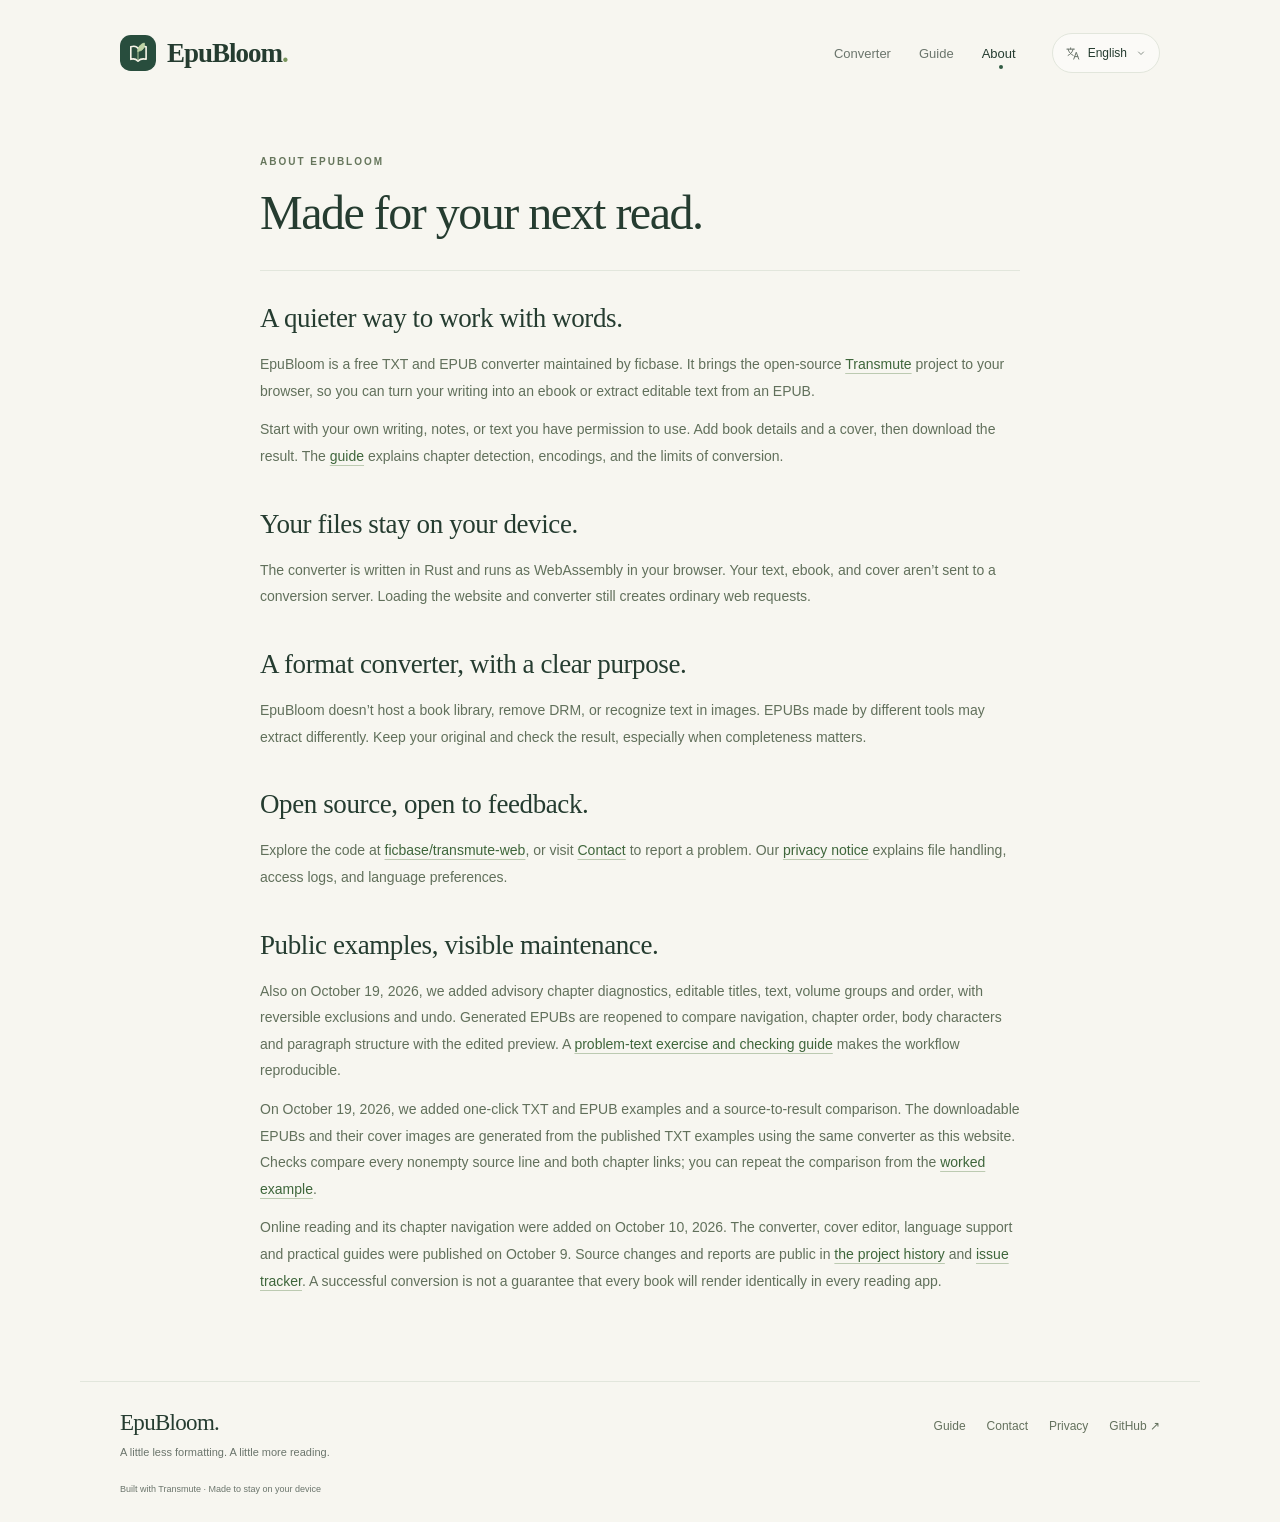
<file: about.html>
<!DOCTYPE html>
<html lang="en">
<head>
<meta charset="UTF-8"><meta name="viewport" content="width=device-width, initial-scale=1.0">
<title data-i18n="about.title">About EpuBloom — Free Browser-Based Ebook Converter</title>
<meta name="description" data-i18n-content="about.description" content="Learn about EpuBloom, the free browser-based TXT and EPUB converter maintained by ficbase.">
<!-- site-metadata -->
<link rel="icon" type="image/svg+xml" href="favicon.svg"><link rel="stylesheet" href="site.css">
<script type="module" src="i18n.js"></script>
</head><body class="document-page">
<a class="skip-link" href="#main" data-i18n="skip">Skip to content</a>
<header class="site-header shell">
  <a class="brand" href="index.html" aria-label="EpuBloom home" data-i18n-label="brand.home"><img src="favicon.svg" width="36" height="36" alt=""><span>EpuBloom<span class="brand-dot">.</span></span></a>
  <nav class="main-nav" aria-label="Main navigation" data-i18n-label="nav.label"><a href="index.html"><span data-i18n="nav.converter" >Converter</span></a><a href="guide.html"><span data-i18n="nav.guide" >Guide</span></a><a href="about.html" aria-current="page"><span data-i18n="nav.about" >About</span></a></nav>
  <div class="language-control">
    <button class="language-trigger" id="languageSelect" type="button" aria-label="Website language" data-i18n-label="language.label" aria-haspopup="menu" aria-expanded="false" aria-controls="languageMenu" disabled>
      <svg viewBox="0 0 24 24" aria-hidden="true"><path d="M3 5h12M9 3v2M5 5c1 5 4 8 8 10M13 5c-1 5-4 8-8 10M14 21l4-11 4 11M15.5 17h5"/></svg>
      <span data-language-current>English</span><svg class="language-chevron" viewBox="0 0 24 24" aria-hidden="true"><path d="m7 10 5 5 5-5"/></svg>
    </button>
    <div class="language-menu" id="languageMenu" role="menu" aria-label="Website language" data-i18n-label="language.label" hidden>
      <button class="language-option" type="button" role="menuitemradio" aria-checked="true" data-language-option="en" lang="en" tabindex="-1">English<svg viewBox="0 0 24 24" aria-hidden="true"><path d="m5 12 4 4 10-10"/></svg></button>
      <button class="language-option" type="button" role="menuitemradio" aria-checked="false" data-language-option="zh" lang="zh-CN" tabindex="-1">简体中文<svg viewBox="0 0 24 24" aria-hidden="true"><path d="m5 12 4 4 10-10"/></svg></button>
    </div>
  </div>
</header>
<main id="main" class="document-shell shell"><div class="document-heading"><p data-i18n="about.eyebrow" class="eyebrow">ABOUT EPUBLOOM</p><h1 data-i18n="about.heading" >Made for your next read.</h1></div><article class="document-content"><h2 data-i18n="about.purpose.title" >A quieter way to work with words.</h2><p data-i18n-html="about.purpose.body" >EpuBloom is a free TXT and EPUB converter maintained by ficbase. It brings the open-source <a href="https://github.com/ficbase/transmute">Transmute</a> project to your browser, so you can turn your writing into an ebook or extract editable text from an EPUB.</p><p data-i18n-html="about.use.body" >Start with your own writing, notes, or text you have permission to use. Add book details and a cover, then download the result. The <a href="guide.html">guide</a> explains chapter detection, encodings, and the limits of conversion.</p><h2 data-i18n="about.local.title" >Your files stay on your device.</h2><p data-i18n-html="about.local.body" >The converter is written in Rust and runs as WebAssembly in your browser. Your text, ebook, and cover aren’t sent to a conversion server. Loading the website and converter still creates ordinary web requests.</p><h2 data-i18n="about.limits.title" >A format converter, with a clear purpose.</h2><p data-i18n-html="about.limits.body" >EpuBloom doesn’t host a book library, remove DRM, or recognize text in images. EPUBs made by different tools may extract differently. Keep your original and check the result, especially when completeness matters.</p><h2 data-i18n="about.open.title" >Open source, open to feedback.</h2><p data-i18n-html="about.open.body" >Explore the code at <a href="https://github.com/ficbase/transmute-web">ficbase/transmute-web</a>, or visit <a href="contact.html">Contact</a> to report a problem. Our <a href="privacy.html">privacy notice</a> explains file handling, access logs, and language preferences.</p><h2 data-i18n="about.maintenance.title">Public examples, visible maintenance.</h2><div data-i18n-html="about.maintenance.body"><p>On October 19, 2026, we added one-click TXT and EPUB examples and a source-to-result comparison. The downloadable EPUBs and their cover images are generated from the published TXT examples using the same converter as this website. Checks compare every nonempty source line and both chapter links; you can repeat the comparison from the <a href="index.html#example">worked example</a>.</p><p>Online reading and its chapter navigation were added on October 10, 2026. The converter, cover editor, language support and practical guides were published on October 9. Source changes and reports are public in <a href="https://github.com/ficbase/transmute-web/commits/main/">the project history</a> and <a href="https://github.com/ficbase/transmute-web/issues">issue tracker</a>. A successful conversion is not a guarantee that every book will render identically in every reading app.</p></div></article></main>
<footer class="site-footer shell"><div><a class="footer-brand" href="index.html">EpuBloom.</a><p data-i18n="footer.tagline" >A little less formatting. A little more reading.</p></div><nav aria-label="Footer navigation" data-i18n-label="nav.footer"><a href="guide.html"><span data-i18n="nav.guide" >Guide</span></a><a href="contact.html"><span data-i18n="nav.contact" >Contact</span></a><a href="privacy.html"><span data-i18n="nav.privacy" >Privacy</span></a><a href="https://github.com/ficbase/transmute-web">GitHub ↗</a></nav><p class="footer-credit"><span data-i18n="footer.powered" >Built with</span> <a href="https://github.com/ficbase/transmute">Transmute</a> · <span data-i18n="footer.local" >Made to stay on your device</span></p></footer>
</body></html>
</file>
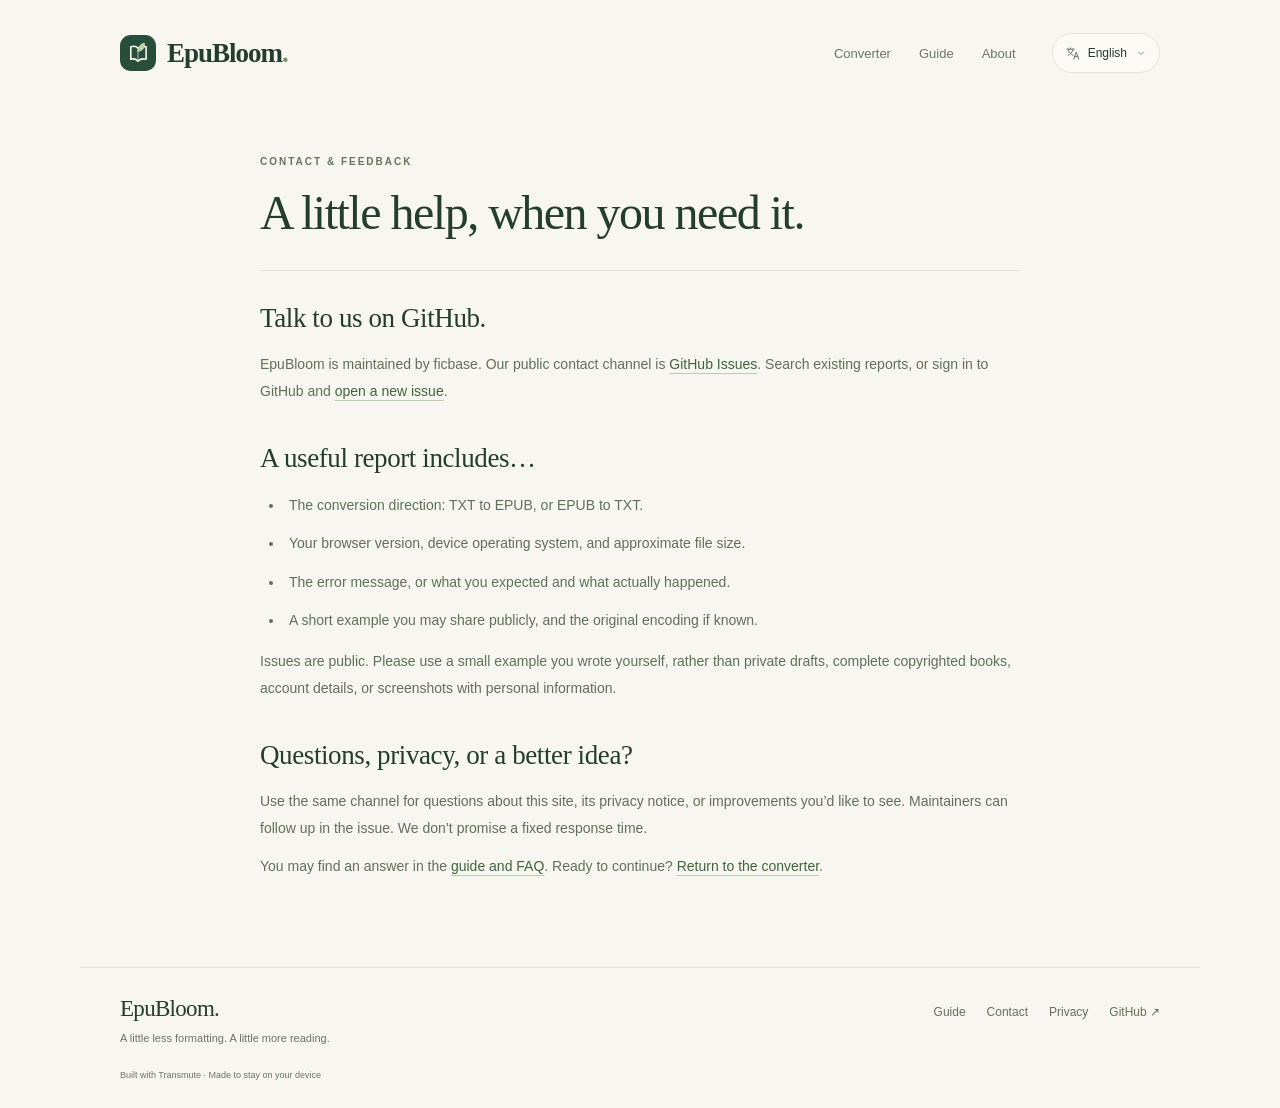
<file: contact.html>
<!DOCTYPE html>
<html lang="en">
<head>
<meta charset="UTF-8"><meta name="viewport" content="width=device-width, initial-scale=1.0">
<title data-i18n="contact.title">Contact & Support | EpuBloom</title>
<meta name="description" data-i18n-content="contact.description" content="Report conversion problems, ask a question, or share an idea with EpuBloom through GitHub Issues.">
<!-- site-metadata -->
<link rel="icon" type="image/svg+xml" href="favicon.svg"><link rel="stylesheet" href="site.css">
<script type="module" src="i18n.js"></script>
</head><body class="document-page">
<a class="skip-link" href="#main" data-i18n="skip">Skip to content</a>
<header class="site-header shell">
  <a class="brand" href="index.html" aria-label="EpuBloom home" data-i18n-label="brand.home"><img src="favicon.svg" width="36" height="36" alt=""><span>EpuBloom<span class="brand-dot">.</span></span></a>
  <nav class="main-nav" aria-label="Main navigation" data-i18n-label="nav.label"><a href="index.html"><span data-i18n="nav.converter" >Converter</span></a><a href="guide.html"><span data-i18n="nav.guide" >Guide</span></a><a href="about.html"><span data-i18n="nav.about" >About</span></a></nav>
  <div class="language-control">
    <button class="language-trigger" id="languageSelect" type="button" aria-label="Website language" data-i18n-label="language.label" aria-haspopup="menu" aria-expanded="false" aria-controls="languageMenu" disabled>
      <svg viewBox="0 0 24 24" aria-hidden="true"><path d="M3 5h12M9 3v2M5 5c1 5 4 8 8 10M13 5c-1 5-4 8-8 10M14 21l4-11 4 11M15.5 17h5"/></svg>
      <span data-language-current>English</span><svg class="language-chevron" viewBox="0 0 24 24" aria-hidden="true"><path d="m7 10 5 5 5-5"/></svg>
    </button>
    <div class="language-menu" id="languageMenu" role="menu" aria-label="Website language" data-i18n-label="language.label" hidden>
      <button class="language-option" type="button" role="menuitemradio" aria-checked="true" data-language-option="en" lang="en" tabindex="-1">English<svg viewBox="0 0 24 24" aria-hidden="true"><path d="m5 12 4 4 10-10"/></svg></button>
      <button class="language-option" type="button" role="menuitemradio" aria-checked="false" data-language-option="zh" lang="zh-CN" tabindex="-1">简体中文<svg viewBox="0 0 24 24" aria-hidden="true"><path d="m5 12 4 4 10-10"/></svg></button>
    </div>
  </div>
</header>
<main id="main" class="document-shell shell"><div class="document-heading"><p data-i18n="contact.eyebrow" class="eyebrow">CONTACT &amp; FEEDBACK</p><h1 data-i18n="contact.heading" >A little help, when you need it.</h1></div><article class="document-content"><h2 data-i18n="contact.channel.title" >Talk to us on GitHub.</h2><p data-i18n-html="contact.channel.body" >EpuBloom is maintained by ficbase. Our public contact channel is <a href="https://github.com/ficbase/transmute-web/issues">GitHub Issues</a>. Search existing reports, or sign in to GitHub and <a href="https://github.com/ficbase/transmute-web/issues/new">open a new issue</a>.</p><h2 data-i18n="contact.include.title" >A useful report includes…</h2><ul data-i18n-html="contact.include.list" ><li>The conversion direction: TXT to EPUB, or EPUB to TXT.</li><li>Your browser version, device operating system, and approximate file size.</li><li>The error message, or what you expected and what actually happened.</li><li>A short example you may share publicly, and the original encoding if known.</li></ul><p data-i18n-html="contact.public.body" >Issues are public. Please use a small example you wrote yourself, rather than private drafts, complete copyrighted books, account details, or screenshots with personal information.</p><h2 data-i18n="contact.other.title" >Questions, privacy, or a better idea?</h2><p data-i18n-html="contact.other.body" >Use the same channel for questions about this site, its privacy notice, or improvements you’d like to see. Maintainers can follow up in the issue. We don’t promise a fixed response time.</p><p data-i18n-html="contact.links" >You may find an answer in the <a href="guide.html">guide and FAQ</a>. Ready to continue? <a href="index.html">Return to the converter</a>.</p></article></main>
<footer class="site-footer shell"><div><a class="footer-brand" href="index.html">EpuBloom.</a><p data-i18n="footer.tagline" >A little less formatting. A little more reading.</p></div><nav aria-label="Footer navigation" data-i18n-label="nav.footer"><a href="guide.html"><span data-i18n="nav.guide" >Guide</span></a><a href="contact.html"><span data-i18n="nav.contact" >Contact</span></a><a href="privacy.html"><span data-i18n="nav.privacy" >Privacy</span></a><a href="https://github.com/ficbase/transmute-web">GitHub ↗</a></nav><p class="footer-credit"><span data-i18n="footer.powered" >Built with</span> <a href="https://github.com/ficbase/transmute">Transmute</a> · <span data-i18n="footer.local" >Made to stay on your device</span></p></footer>
</body></html>
</file>
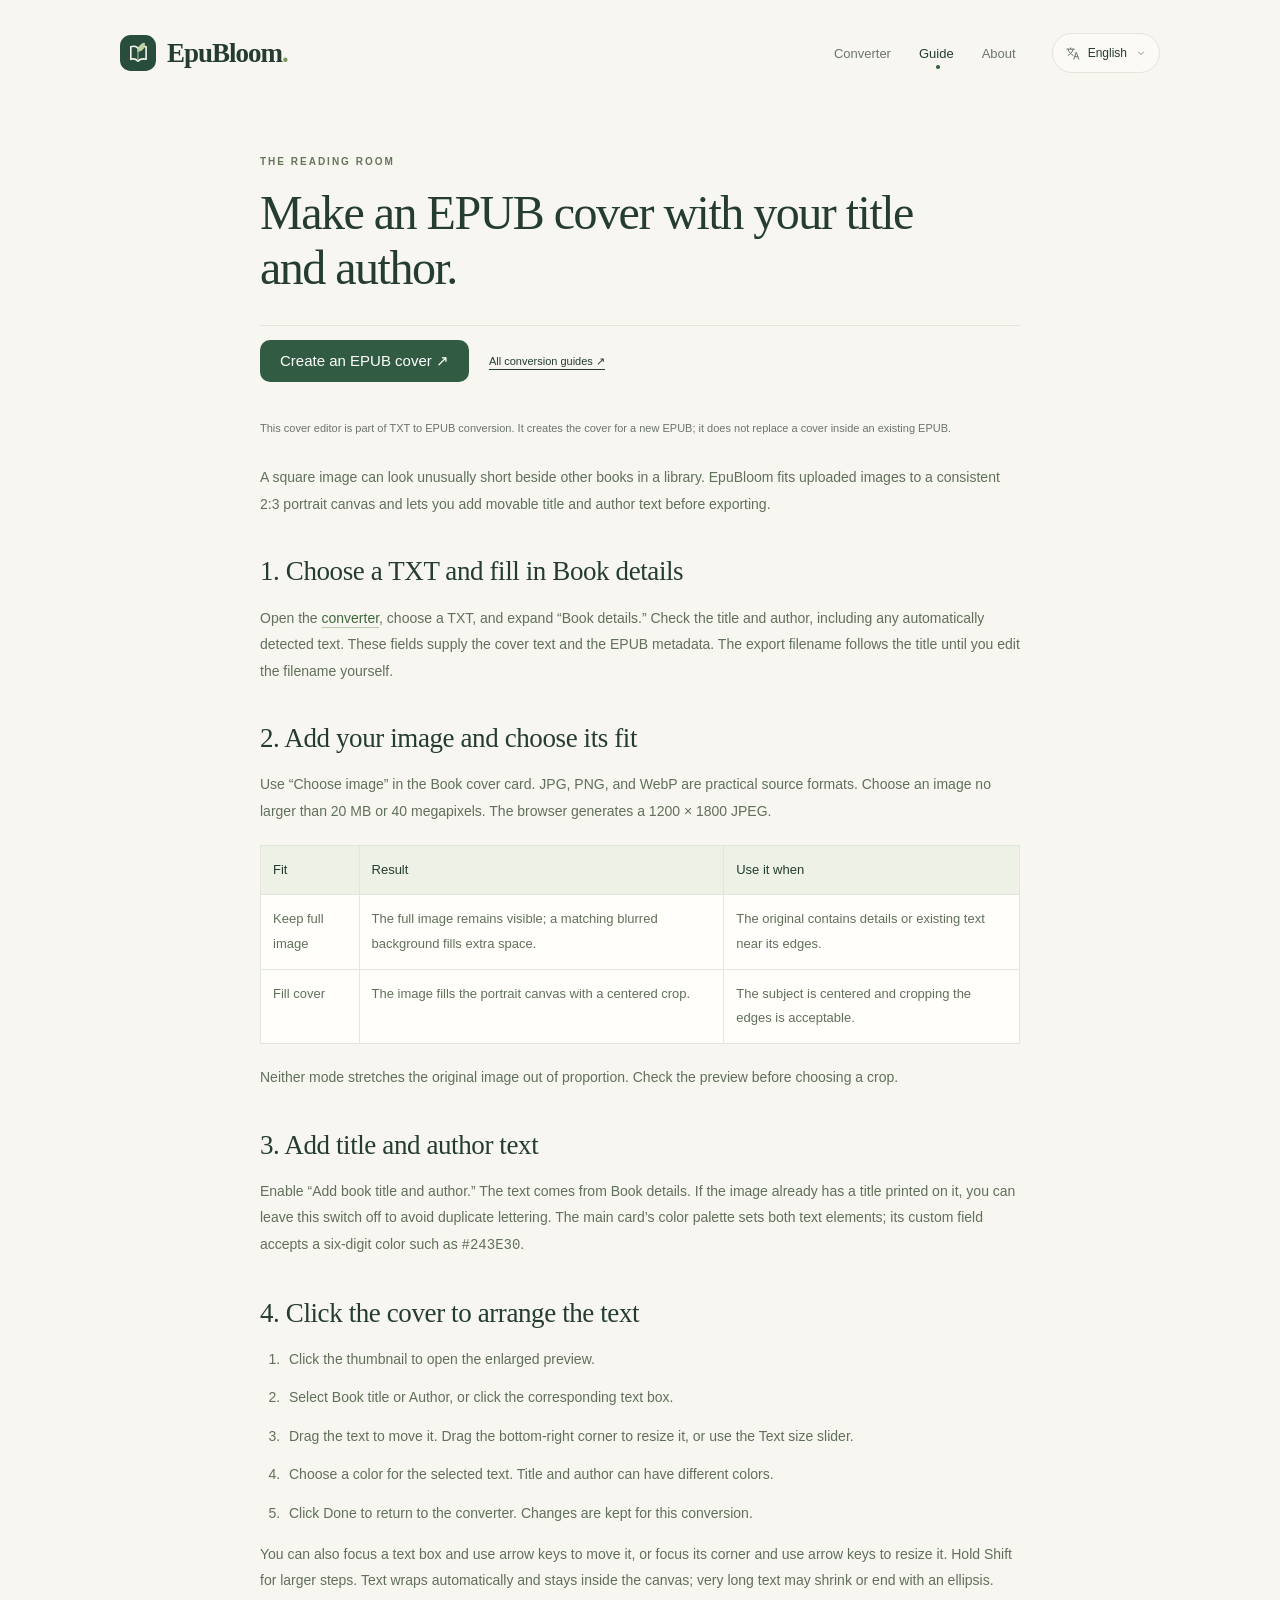
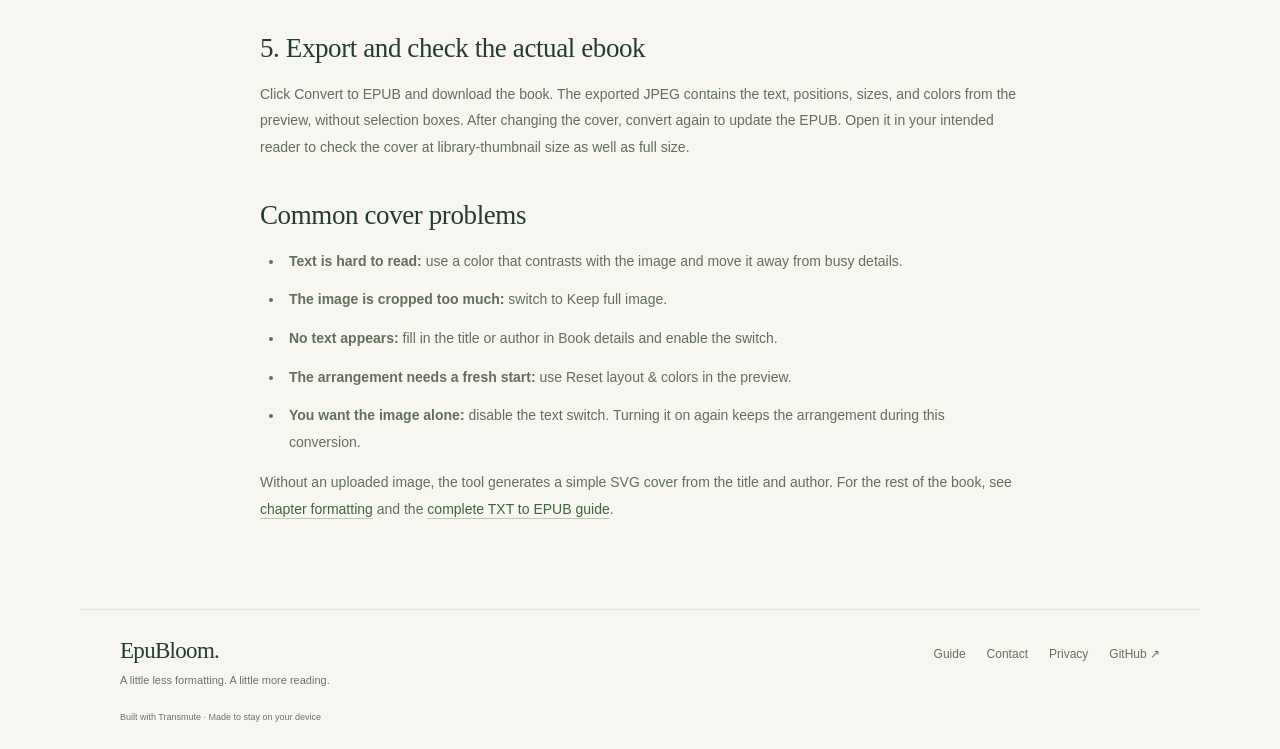
<file: epub-cover.html>
<!DOCTYPE html>
<html lang="en">
<head>
<meta charset="UTF-8"><meta name="viewport" content="width=device-width, initial-scale=1.0">
<title data-i18n="article.coverGuide.title">Make an EPUB Cover with a Title and Author | EpuBloom</title>
<meta name="description" data-i18n-content="article.coverGuide.description" content="Create a 2:3 EPUB cover while converting TXT. Preview the image, choose fit and text colors, then drag and resize the title and author before downloading.">
<!-- site-metadata -->
<link rel="icon" type="image/svg+xml" href="favicon.svg"><link rel="stylesheet" href="site.css">
<script type="module" src="i18n.js"></script>
</head><body class="document-page">
<a class="skip-link" href="#main" data-i18n="skip">Skip to content</a>
<header class="site-header shell">
  <a class="brand" href="index.html" aria-label="EpuBloom home" data-i18n-label="brand.home"><img src="favicon.svg" width="36" height="36" alt=""><span>EpuBloom<span class="brand-dot">.</span></span></a>
  <nav class="main-nav" aria-label="Main navigation" data-i18n-label="nav.label"><a href="index.html"><span data-i18n="nav.converter" >Converter</span></a><a href="guide.html" aria-current="page"><span data-i18n="nav.guide" >Guide</span></a><a href="about.html"><span data-i18n="nav.about" >About</span></a></nav>
  <div class="language-control">
    <button class="language-trigger" id="languageSelect" type="button" aria-label="Website language" data-i18n-label="language.label" aria-haspopup="menu" aria-expanded="false" aria-controls="languageMenu" disabled>
      <svg viewBox="0 0 24 24" aria-hidden="true"><path d="M3 5h12M9 3v2M5 5c1 5 4 8 8 10M13 5c-1 5-4 8-8 10M14 21l4-11 4 11M15.5 17h5"/></svg>
      <span data-language-current>English</span><svg class="language-chevron" viewBox="0 0 24 24" aria-hidden="true"><path d="m7 10 5 5 5-5"/></svg>
    </button>
    <div class="language-menu" id="languageMenu" role="menu" aria-label="Website language" data-i18n-label="language.label" hidden>
      <button class="language-option" type="button" role="menuitemradio" aria-checked="true" data-language-option="en" lang="en" tabindex="-1">English<svg viewBox="0 0 24 24" aria-hidden="true"><path d="m5 12 4 4 10-10"/></svg></button>
      <button class="language-option" type="button" role="menuitemradio" aria-checked="false" data-language-option="zh" lang="zh-CN" tabindex="-1">简体中文<svg viewBox="0 0 24 24" aria-hidden="true"><path d="m5 12 4 4 10-10"/></svg></button>
    </div>
  </div>
</header>
<main id="main" class="document-shell shell"><div class="document-heading"><p class="eyebrow" data-i18n="article.eyebrow">THE READING ROOM</p><h1 data-i18n="article.coverGuide.heading">Make an EPUB cover with your title and author.</h1></div><div class="article-actions"><a class="article-cta" href="index.html#converter" data-i18n="article.coverGuide.action">Create an EPUB cover ↗</a><a class="text-link" href="guide.html" data-i18n="article.back">All conversion guides ↗</a></div><article class="document-content" data-i18n-html="article.coverGuide.body"><p class="note">This cover editor is part of TXT to EPUB conversion. It creates the cover for a new EPUB; it does not replace a cover inside an existing EPUB.</p><p>A square image can look unusually short beside other books in a library. EpuBloom fits uploaded images to a consistent 2:3 portrait canvas and lets you add movable title and author text before exporting.</p>
<h2>1. Choose a TXT and fill in Book details</h2><p>Open the <a href="index.html#converter">converter</a>, choose a TXT, and expand “Book details.” Check the title and author, including any automatically detected text. These fields supply the cover text and the EPUB metadata. The export filename follows the title until you edit the filename yourself.</p>
<h2>2. Add your image and choose its fit</h2><p>Use “Choose image” in the Book cover card. JPG, PNG, and WebP are practical source formats. Choose an image no larger than 20 MB or 40 megapixels. The browser generates a 1200 × 1800 JPEG.</p><div class="table-scroll"><table><thead><tr><th>Fit</th><th>Result</th><th>Use it when</th></tr></thead><tbody><tr><td>Keep full image</td><td>The full image remains visible; a matching blurred background fills extra space.</td><td>The original contains details or existing text near its edges.</td></tr><tr><td>Fill cover</td><td>The image fills the portrait canvas with a centered crop.</td><td>The subject is centered and cropping the edges is acceptable.</td></tr></tbody></table></div><p>Neither mode stretches the original image out of proportion. Check the preview before choosing a crop.</p>
<h2>3. Add title and author text</h2><p>Enable “Add book title and author.” The text comes from Book details. If the image already has a title printed on it, you can leave this switch off to avoid duplicate lettering. The main card’s color palette sets both text elements; its custom field accepts a six-digit color such as <code>#243E30</code>.</p>
<h2>4. Click the cover to arrange the text</h2><ol><li>Click the thumbnail to open the enlarged preview.</li><li>Select Book title or Author, or click the corresponding text box.</li><li>Drag the text to move it. Drag the bottom-right corner to resize it, or use the Text size slider.</li><li>Choose a color for the selected text. Title and author can have different colors.</li><li>Click Done to return to the converter. Changes are kept for this conversion.</li></ol><p>You can also focus a text box and use arrow keys to move it, or focus its corner and use arrow keys to resize it. Hold Shift for larger steps. Text wraps automatically and stays inside the canvas; very long text may shrink or end with an ellipsis.</p>
<h2>5. Export and check the actual ebook</h2><p>Click Convert to EPUB and download the book. The exported JPEG contains the text, positions, sizes, and colors from the preview, without selection boxes. After changing the cover, convert again to update the EPUB. Open it in your intended reader to check the cover at library-thumbnail size as well as full size.</p>
<h2>Common cover problems</h2><ul><li><strong>Text is hard to read:</strong> use a color that contrasts with the image and move it away from busy details.</li><li><strong>The image is cropped too much:</strong> switch to Keep full image.</li><li><strong>No text appears:</strong> fill in the title or author in Book details and enable the switch.</li><li><strong>The arrangement needs a fresh start:</strong> use Reset layout &amp; colors in the preview.</li><li><strong>You want the image alone:</strong> disable the text switch. Turning it on again keeps the arrangement during this conversion.</li></ul><p>Without an uploaded image, the tool generates a simple SVG cover from the title and author. For the rest of the book, see <a href="txt-chapters.html">chapter formatting</a> and the <a href="txt-to-epub.html">complete TXT to EPUB guide</a>.</p></article></main>
<footer class="site-footer shell"><div><a class="footer-brand" href="index.html">EpuBloom.</a><p data-i18n="footer.tagline" >A little less formatting. A little more reading.</p></div><nav aria-label="Footer navigation" data-i18n-label="nav.footer"><a href="guide.html"><span data-i18n="nav.guide" >Guide</span></a><a href="contact.html"><span data-i18n="nav.contact" >Contact</span></a><a href="privacy.html"><span data-i18n="nav.privacy" >Privacy</span></a><a href="https://github.com/ficbase/transmute-web">GitHub ↗</a></nav><p class="footer-credit"><span data-i18n="footer.powered" >Built with</span> <a href="https://github.com/ficbase/transmute">Transmute</a> · <span data-i18n="footer.local" >Made to stay on your device</span></p></footer>
</body></html>
</file>
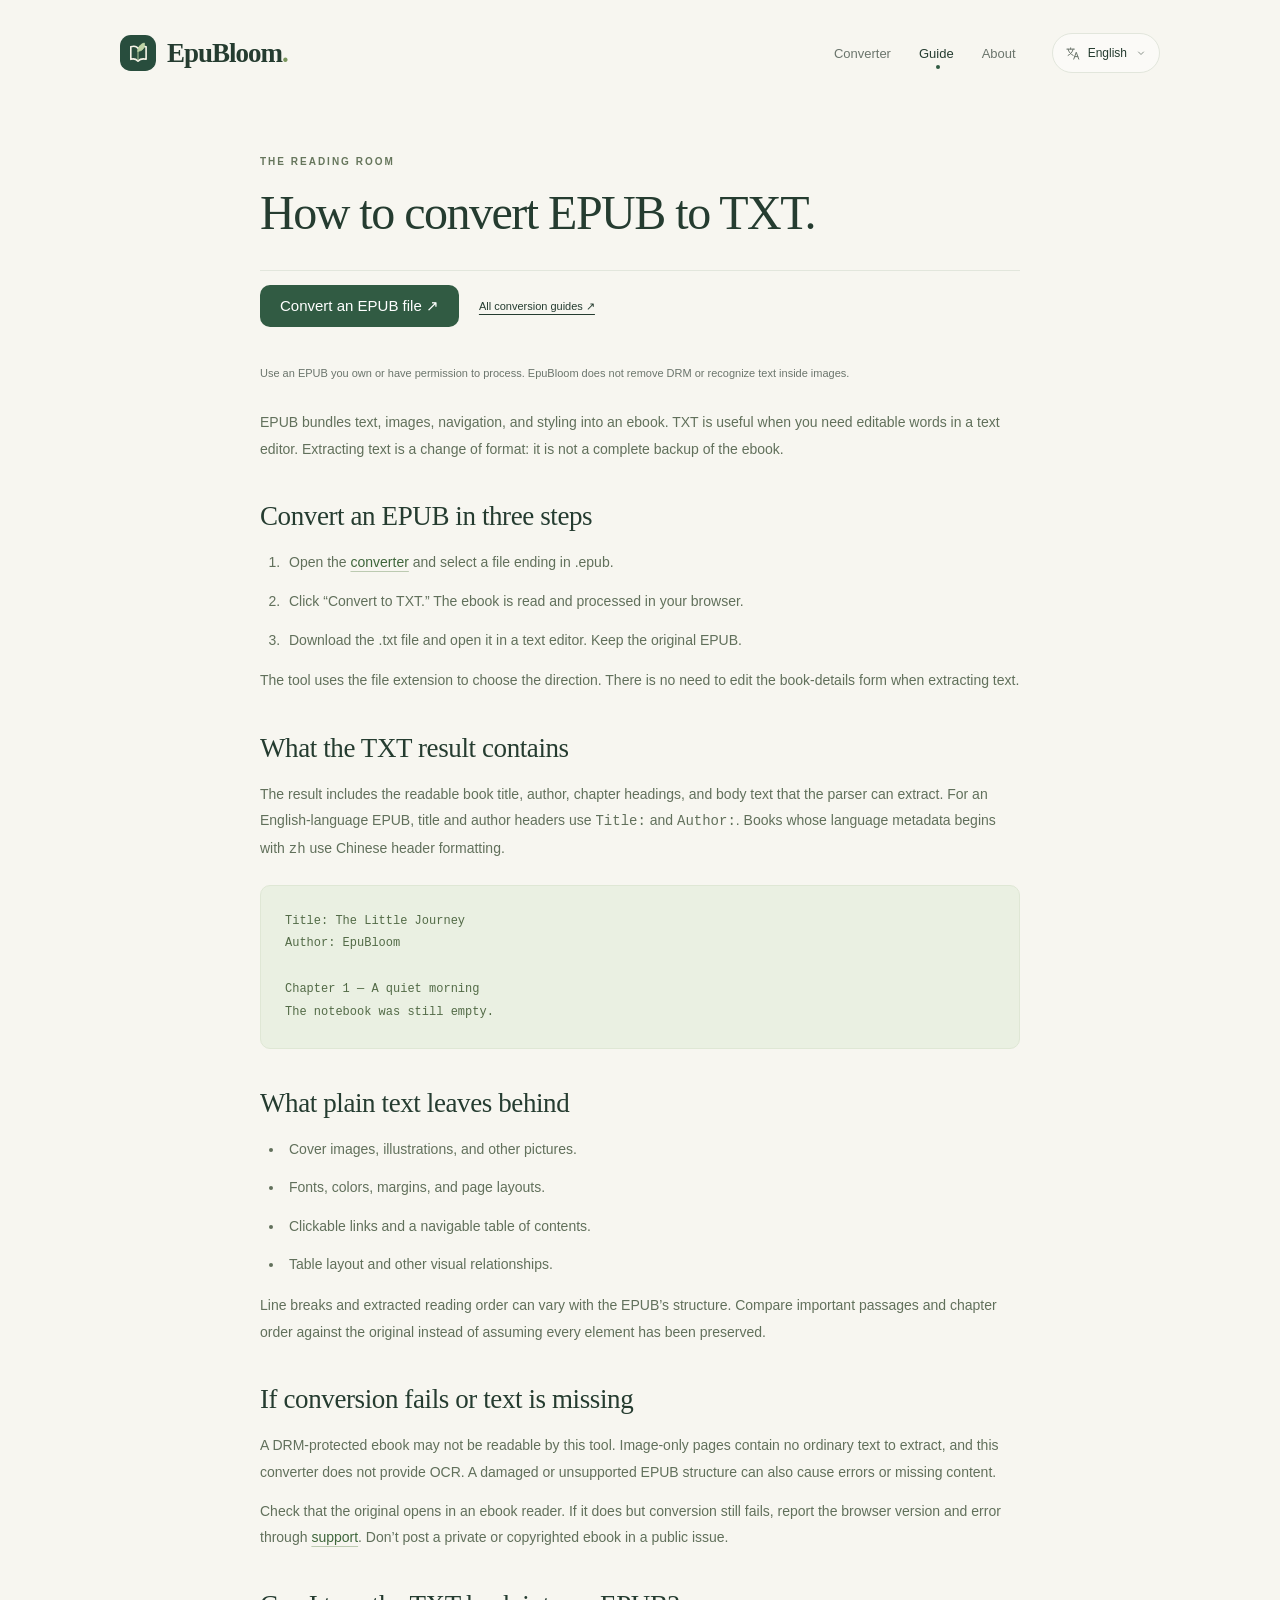
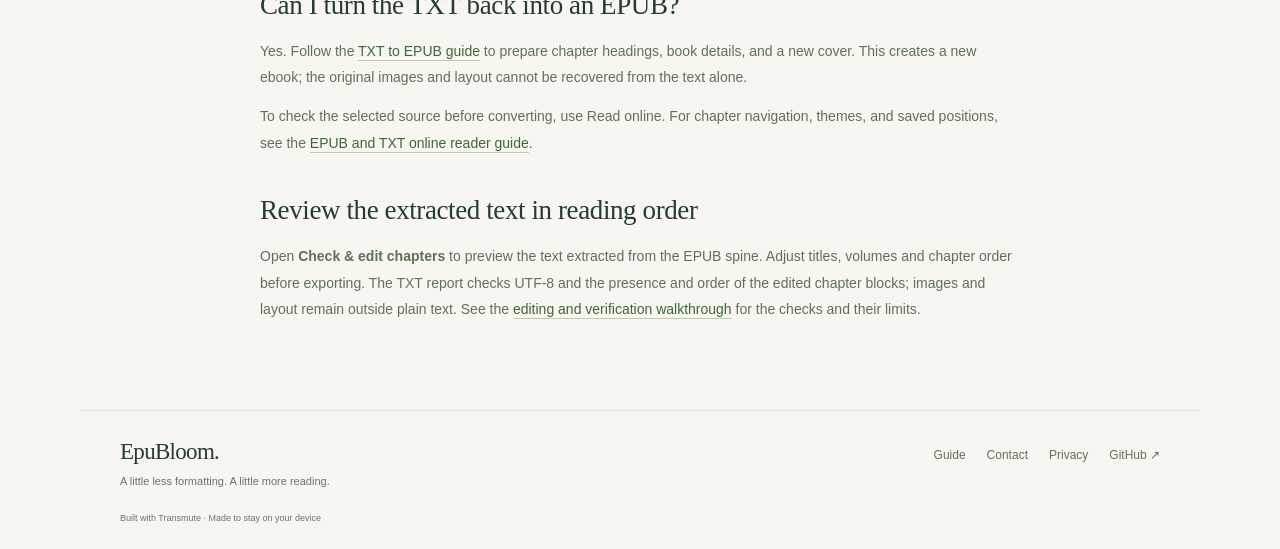
<file: epub-to-txt.html>
<!DOCTYPE html>
<html lang="en">
<head>
<meta charset="UTF-8"><meta name="viewport" content="width=device-width, initial-scale=1.0">
<title data-i18n="article.epub.title">How to Convert EPUB to TXT: Extract Editable Ebook Text | EpuBloom</title>
<meta name="description" data-i18n-content="article.epub.description" content="Extract readable text from an EPUB in your browser. Learn what TXT preserves, what formatting is lost, and how to check chapters, DRM, and image-only books.">
<!-- site-metadata -->
<link rel="icon" type="image/svg+xml" href="favicon.svg"><link rel="stylesheet" href="site.css">
<script type="module" src="i18n.js"></script>
</head><body class="document-page">
<a class="skip-link" href="#main" data-i18n="skip">Skip to content</a>
<header class="site-header shell">
  <a class="brand" href="index.html" aria-label="EpuBloom home" data-i18n-label="brand.home"><img src="favicon.svg" width="36" height="36" alt=""><span>EpuBloom<span class="brand-dot">.</span></span></a>
  <nav class="main-nav" aria-label="Main navigation" data-i18n-label="nav.label"><a href="index.html"><span data-i18n="nav.converter" >Converter</span></a><a href="guide.html" aria-current="page"><span data-i18n="nav.guide" >Guide</span></a><a href="about.html"><span data-i18n="nav.about" >About</span></a></nav>
  <div class="language-control">
    <button class="language-trigger" id="languageSelect" type="button" aria-label="Website language" data-i18n-label="language.label" aria-haspopup="menu" aria-expanded="false" aria-controls="languageMenu" disabled>
      <svg viewBox="0 0 24 24" aria-hidden="true"><path d="M3 5h12M9 3v2M5 5c1 5 4 8 8 10M13 5c-1 5-4 8-8 10M14 21l4-11 4 11M15.5 17h5"/></svg>
      <span data-language-current>English</span><svg class="language-chevron" viewBox="0 0 24 24" aria-hidden="true"><path d="m7 10 5 5 5-5"/></svg>
    </button>
    <div class="language-menu" id="languageMenu" role="menu" aria-label="Website language" data-i18n-label="language.label" hidden>
      <button class="language-option" type="button" role="menuitemradio" aria-checked="true" data-language-option="en" lang="en" tabindex="-1">English<svg viewBox="0 0 24 24" aria-hidden="true"><path d="m5 12 4 4 10-10"/></svg></button>
      <button class="language-option" type="button" role="menuitemradio" aria-checked="false" data-language-option="zh" lang="zh-CN" tabindex="-1">简体中文<svg viewBox="0 0 24 24" aria-hidden="true"><path d="m5 12 4 4 10-10"/></svg></button>
    </div>
  </div>
</header>
<main id="main" class="document-shell shell">
<div class="document-heading"><p class="eyebrow" data-i18n="article.eyebrow">THE READING ROOM</p><h1 data-i18n="article.epub.heading">How to convert EPUB to TXT.</h1></div>
<div class="article-actions"><a class="article-cta" href="index.html#converter" data-i18n="article.epub.action">Convert an EPUB file ↗</a><a class="text-link" href="guide.html" data-i18n="article.back">All conversion guides ↗</a></div>
<article class="document-content" data-i18n-html="article.epub.body"><p class="note">Use an EPUB you own or have permission to process. EpuBloom does not remove DRM or recognize text inside images.</p>
<p>EPUB bundles text, images, navigation, and styling into an ebook. TXT is useful when you need editable words in a text editor. Extracting text is a change of format: it is not a complete backup of the ebook.</p>
<h2>Convert an EPUB in three steps</h2><ol><li>Open the <a href="index.html#converter">converter</a> and select a file ending in .epub.</li><li>Click “Convert to TXT.” The ebook is read and processed in your browser.</li><li>Download the .txt file and open it in a text editor. Keep the original EPUB.</li></ol><p>The tool uses the file extension to choose the direction. There is no need to edit the book-details form when extracting text.</p>
<h2>What the TXT result contains</h2><p>The result includes the readable book title, author, chapter headings, and body text that the parser can extract. For an English-language EPUB, title and author headers use <code>Title:</code> and <code>Author:</code>. Books whose language metadata begins with <code>zh</code> use Chinese header formatting.</p>
<pre>Title: The Little Journey
Author: EpuBloom

Chapter 1 — A quiet morning
The notebook was still empty.</pre>
<h2>What plain text leaves behind</h2><ul><li>Cover images, illustrations, and other pictures.</li><li>Fonts, colors, margins, and page layouts.</li><li>Clickable links and a navigable table of contents.</li><li>Table layout and other visual relationships.</li></ul><p>Line breaks and extracted reading order can vary with the EPUB’s structure. Compare important passages and chapter order against the original instead of assuming every element has been preserved.</p>
<h2>If conversion fails or text is missing</h2><p>A DRM-protected ebook may not be readable by this tool. Image-only pages contain no ordinary text to extract, and this converter does not provide OCR. A damaged or unsupported EPUB structure can also cause errors or missing content.</p><p>Check that the original opens in an ebook reader. If it does but conversion still fails, report the browser version and error through <a href="contact.html">support</a>. Don’t post a private or copyrighted ebook in a public issue.</p>
<h2>Can I turn the TXT back into an EPUB?</h2><p>Yes. Follow the <a href="txt-to-epub.html">TXT to EPUB guide</a> to prepare chapter headings, book details, and a new cover. This creates a new ebook; the original images and layout cannot be recovered from the text alone.</p><p>To check the selected source before converting, use Read online. For chapter navigation, themes, and saved positions, see the <a href="online-reader.html">EPUB and TXT online reader guide</a>.</p><h2>Review the extracted text in reading order</h2><p>Open <strong>Check &amp; edit chapters</strong> to preview the text extracted from the EPUB spine. Adjust titles, volumes and chapter order before exporting. The TXT report checks UTF-8 and the presence and order of the edited chapter blocks; images and layout remain outside plain text. See the <a href="guide.html#chapter-workflow">editing and verification walkthrough</a> for the checks and their limits.</p></article>
</main>
<footer class="site-footer shell"><div><a class="footer-brand" href="index.html">EpuBloom.</a><p data-i18n="footer.tagline" >A little less formatting. A little more reading.</p></div><nav aria-label="Footer navigation" data-i18n-label="nav.footer"><a href="guide.html"><span data-i18n="nav.guide" >Guide</span></a><a href="contact.html"><span data-i18n="nav.contact" >Contact</span></a><a href="privacy.html"><span data-i18n="nav.privacy" >Privacy</span></a><a href="https://github.com/ficbase/transmute-web">GitHub ↗</a></nav><p class="footer-credit"><span data-i18n="footer.powered" >Built with</span> <a href="https://github.com/ficbase/transmute">Transmute</a> · <span data-i18n="footer.local" >Made to stay on your device</span></p></footer>
</body></html>
</file>
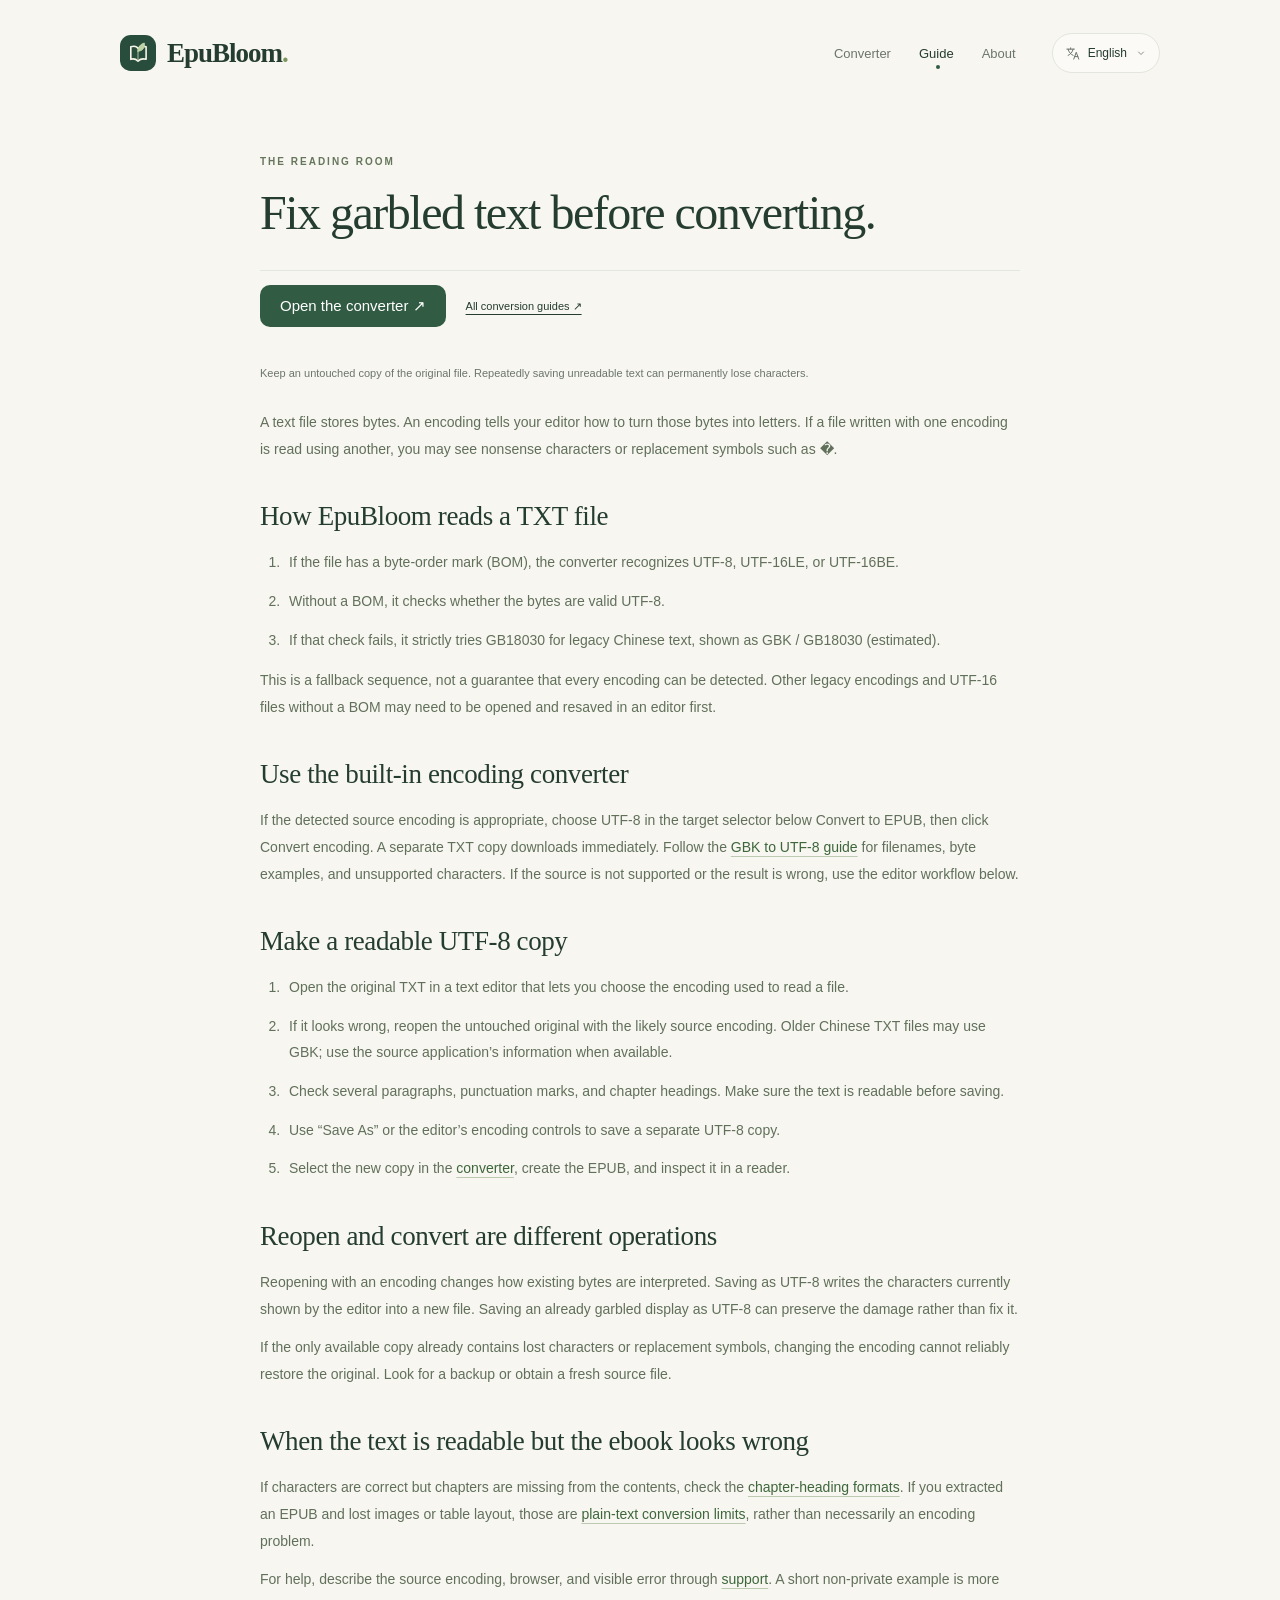
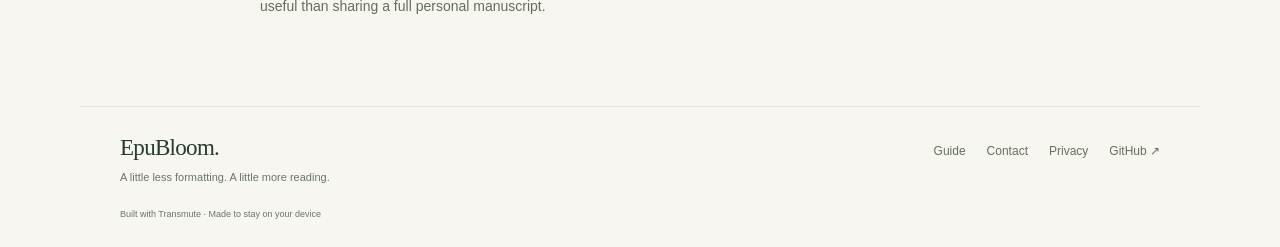
<file: fix-text-encoding.html>
<!DOCTYPE html>
<html lang="en">
<head>
<meta charset="UTF-8"><meta name="viewport" content="width=device-width, initial-scale=1.0">
<title data-i18n="article.encoding.title">Fix Garbled TXT Before EPUB Conversion: UTF-8, UTF-16 & GBK | EpuBloom</title>
<meta name="description" data-i18n-content="article.encoding.description" content="Troubleshoot unreadable TXT files before EPUB conversion. Understand UTF-8, UTF-16, and GBK detection, preserve the original, and save a readable UTF-8 copy.">
<!-- site-metadata -->
<link rel="icon" type="image/svg+xml" href="favicon.svg"><link rel="stylesheet" href="site.css">
<script type="module" src="i18n.js"></script>
</head><body class="document-page">
<a class="skip-link" href="#main" data-i18n="skip">Skip to content</a>
<header class="site-header shell">
  <a class="brand" href="index.html" aria-label="EpuBloom home" data-i18n-label="brand.home"><img src="favicon.svg" width="36" height="36" alt=""><span>EpuBloom<span class="brand-dot">.</span></span></a>
  <nav class="main-nav" aria-label="Main navigation" data-i18n-label="nav.label"><a href="index.html"><span data-i18n="nav.converter" >Converter</span></a><a href="guide.html" aria-current="page"><span data-i18n="nav.guide" >Guide</span></a><a href="about.html"><span data-i18n="nav.about" >About</span></a></nav>
  <div class="language-control">
    <button class="language-trigger" id="languageSelect" type="button" aria-label="Website language" data-i18n-label="language.label" aria-haspopup="menu" aria-expanded="false" aria-controls="languageMenu" disabled>
      <svg viewBox="0 0 24 24" aria-hidden="true"><path d="M3 5h12M9 3v2M5 5c1 5 4 8 8 10M13 5c-1 5-4 8-8 10M14 21l4-11 4 11M15.5 17h5"/></svg>
      <span data-language-current>English</span><svg class="language-chevron" viewBox="0 0 24 24" aria-hidden="true"><path d="m7 10 5 5 5-5"/></svg>
    </button>
    <div class="language-menu" id="languageMenu" role="menu" aria-label="Website language" data-i18n-label="language.label" hidden>
      <button class="language-option" type="button" role="menuitemradio" aria-checked="true" data-language-option="en" lang="en" tabindex="-1">English<svg viewBox="0 0 24 24" aria-hidden="true"><path d="m5 12 4 4 10-10"/></svg></button>
      <button class="language-option" type="button" role="menuitemradio" aria-checked="false" data-language-option="zh" lang="zh-CN" tabindex="-1">简体中文<svg viewBox="0 0 24 24" aria-hidden="true"><path d="m5 12 4 4 10-10"/></svg></button>
    </div>
  </div>
</header>
<main id="main" class="document-shell shell">
<div class="document-heading"><p class="eyebrow" data-i18n="article.eyebrow">THE READING ROOM</p><h1 data-i18n="article.encoding.heading">Fix garbled text before converting.</h1></div>
<div class="article-actions"><a class="article-cta" href="index.html#converter" data-i18n="article.encoding.action">Open the converter ↗</a><a class="text-link" href="guide.html" data-i18n="article.back">All conversion guides ↗</a></div>
<article class="document-content" data-i18n-html="article.encoding.body"><p class="note">Keep an untouched copy of the original file. Repeatedly saving unreadable text can permanently lose characters.</p>
<p>A text file stores bytes. An encoding tells your editor how to turn those bytes into letters. If a file written with one encoding is read using another, you may see nonsense characters or replacement symbols such as �.</p>
<h2>How EpuBloom reads a TXT file</h2><ol><li>If the file has a byte-order mark (BOM), the converter recognizes UTF-8, UTF-16LE, or UTF-16BE.</li><li>Without a BOM, it checks whether the bytes are valid UTF-8.</li><li>If that check fails, it strictly tries GB18030 for legacy Chinese text, shown as GBK / GB18030 (estimated).</li></ol><p>This is a fallback sequence, not a guarantee that every encoding can be detected. Other legacy encodings and UTF-16 files without a BOM may need to be opened and resaved in an editor first.</p>
<h2>Use the built-in encoding converter</h2><p>If the detected source encoding is appropriate, choose UTF-8 in the target selector below Convert to EPUB, then click Convert encoding. A separate TXT copy downloads immediately. Follow the <a href="gbk-to-utf8.html">GBK to UTF-8 guide</a> for filenames, byte examples, and unsupported characters. If the source is not supported or the result is wrong, use the editor workflow below.</p><h2>Make a readable UTF-8 copy</h2><ol><li>Open the original TXT in a text editor that lets you choose the encoding used to read a file.</li><li>If it looks wrong, reopen the untouched original with the likely source encoding. Older Chinese TXT files may use GBK; use the source application’s information when available.</li><li>Check several paragraphs, punctuation marks, and chapter headings. Make sure the text is readable before saving.</li><li>Use “Save As” or the editor’s encoding controls to save a separate UTF-8 copy.</li><li>Select the new copy in the <a href="index.html#converter">converter</a>, create the EPUB, and inspect it in a reader.</li></ol>
<h2>Reopen and convert are different operations</h2><p>Reopening with an encoding changes how existing bytes are interpreted. Saving as UTF-8 writes the characters currently shown by the editor into a new file. Saving an already garbled display as UTF-8 can preserve the damage rather than fix it.</p><p>If the only available copy already contains lost characters or replacement symbols, changing the encoding cannot reliably restore the original. Look for a backup or obtain a fresh source file.</p>
<h2>When the text is readable but the ebook looks wrong</h2><p>If characters are correct but chapters are missing from the contents, check the <a href="txt-to-epub.html">chapter-heading formats</a>. If you extracted an EPUB and lost images or table layout, those are <a href="epub-to-txt.html">plain-text conversion limits</a>, rather than necessarily an encoding problem.</p><p>For help, describe the source encoding, browser, and visible error through <a href="contact.html">support</a>. A short non-private example is more useful than sharing a full personal manuscript.</p></article>
</main>
<footer class="site-footer shell"><div><a class="footer-brand" href="index.html">EpuBloom.</a><p data-i18n="footer.tagline" >A little less formatting. A little more reading.</p></div><nav aria-label="Footer navigation" data-i18n-label="nav.footer"><a href="guide.html"><span data-i18n="nav.guide" >Guide</span></a><a href="contact.html"><span data-i18n="nav.contact" >Contact</span></a><a href="privacy.html"><span data-i18n="nav.privacy" >Privacy</span></a><a href="https://github.com/ficbase/transmute-web">GitHub ↗</a></nav><p class="footer-credit"><span data-i18n="footer.powered" >Built with</span> <a href="https://github.com/ficbase/transmute">Transmute</a> · <span data-i18n="footer.local" >Made to stay on your device</span></p></footer>
</body></html>
</file>
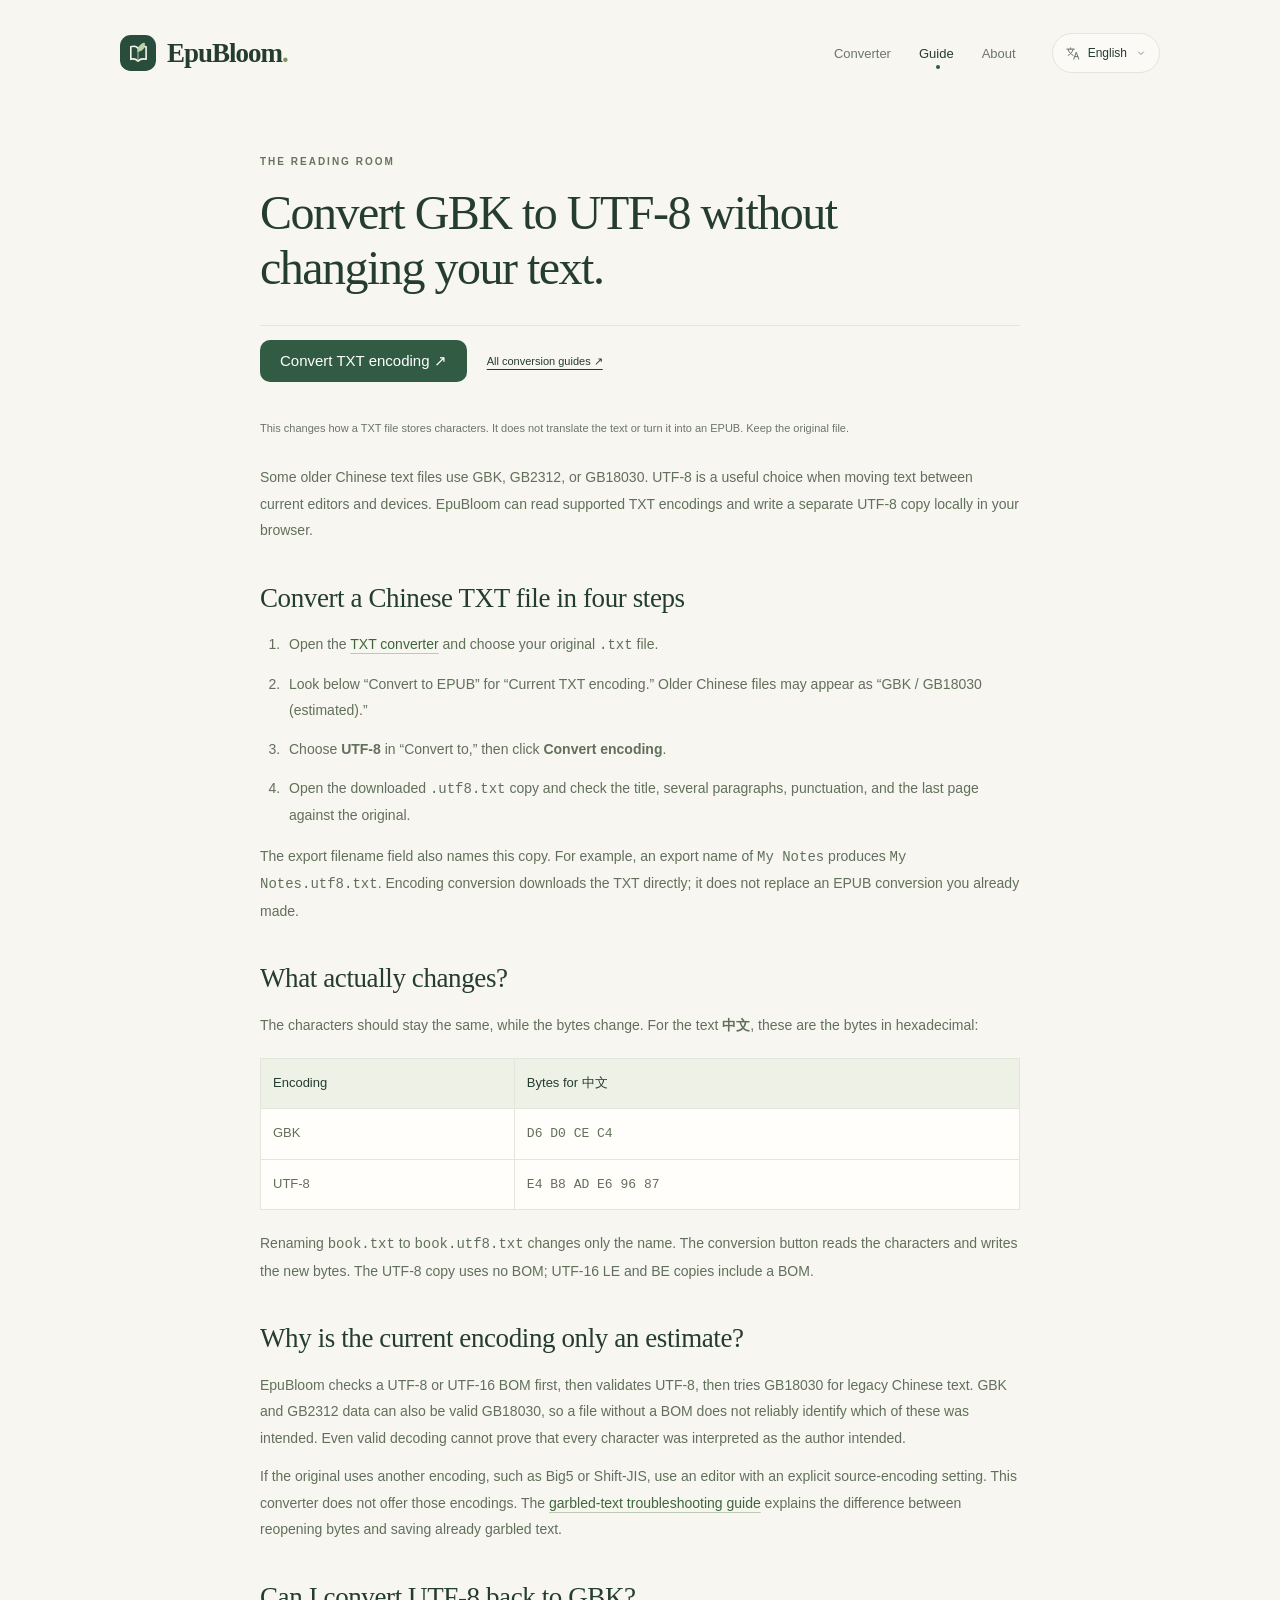
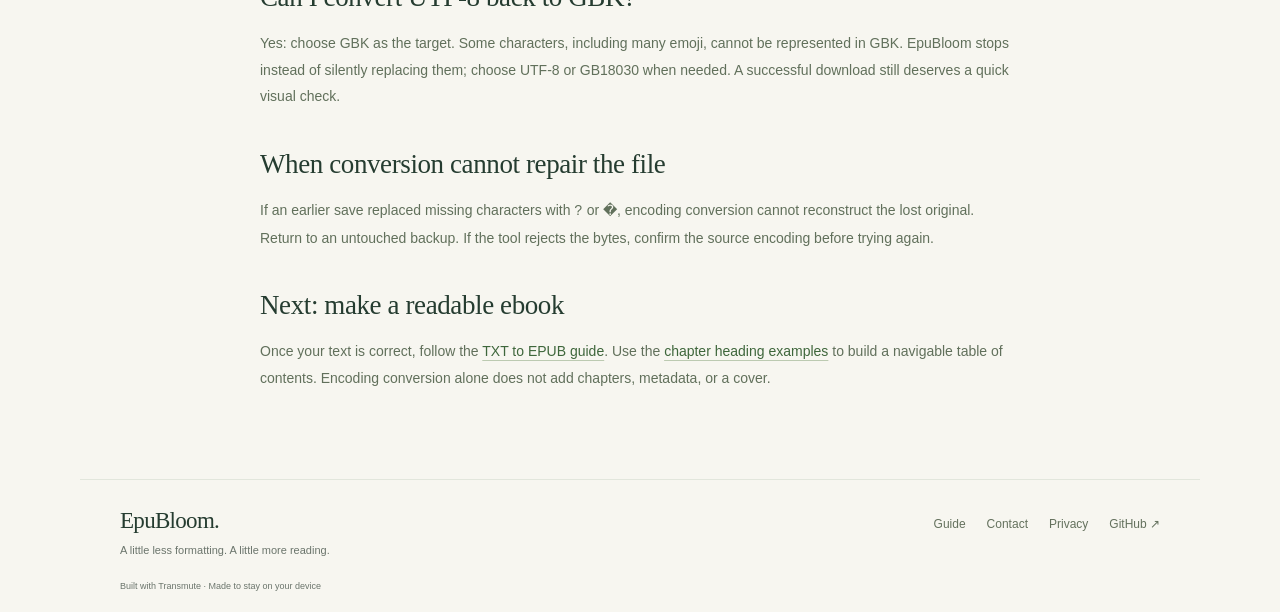
<file: gbk-to-utf8.html>
<!DOCTYPE html>
<html lang="en">
<head>
<meta charset="UTF-8"><meta name="viewport" content="width=device-width, initial-scale=1.0">
<title data-i18n="article.gbk.title">Convert GBK to UTF-8 Online: Keep Chinese TXT Readable | EpuBloom</title>
<meta name="description" data-i18n-content="article.gbk.description" content="Convert a GBK or GB18030 TXT file to UTF-8 in your browser. Follow the encoding selector, check Chinese characters, and download a separate text copy.">
<!-- site-metadata -->
<link rel="icon" type="image/svg+xml" href="favicon.svg"><link rel="stylesheet" href="site.css">
<script type="module" src="i18n.js"></script>
</head><body class="document-page">
<a class="skip-link" href="#main" data-i18n="skip">Skip to content</a>
<header class="site-header shell">
  <a class="brand" href="index.html" aria-label="EpuBloom home" data-i18n-label="brand.home"><img src="favicon.svg" width="36" height="36" alt=""><span>EpuBloom<span class="brand-dot">.</span></span></a>
  <nav class="main-nav" aria-label="Main navigation" data-i18n-label="nav.label"><a href="index.html"><span data-i18n="nav.converter" >Converter</span></a><a href="guide.html" aria-current="page"><span data-i18n="nav.guide" >Guide</span></a><a href="about.html"><span data-i18n="nav.about" >About</span></a></nav>
  <div class="language-control">
    <button class="language-trigger" id="languageSelect" type="button" aria-label="Website language" data-i18n-label="language.label" aria-haspopup="menu" aria-expanded="false" aria-controls="languageMenu" disabled>
      <svg viewBox="0 0 24 24" aria-hidden="true"><path d="M3 5h12M9 3v2M5 5c1 5 4 8 8 10M13 5c-1 5-4 8-8 10M14 21l4-11 4 11M15.5 17h5"/></svg>
      <span data-language-current>English</span><svg class="language-chevron" viewBox="0 0 24 24" aria-hidden="true"><path d="m7 10 5 5 5-5"/></svg>
    </button>
    <div class="language-menu" id="languageMenu" role="menu" aria-label="Website language" data-i18n-label="language.label" hidden>
      <button class="language-option" type="button" role="menuitemradio" aria-checked="true" data-language-option="en" lang="en" tabindex="-1">English<svg viewBox="0 0 24 24" aria-hidden="true"><path d="m5 12 4 4 10-10"/></svg></button>
      <button class="language-option" type="button" role="menuitemradio" aria-checked="false" data-language-option="zh" lang="zh-CN" tabindex="-1">简体中文<svg viewBox="0 0 24 24" aria-hidden="true"><path d="m5 12 4 4 10-10"/></svg></button>
    </div>
  </div>
</header>
<main id="main" class="document-shell shell"><div class="document-heading"><p class="eyebrow" data-i18n="article.eyebrow">THE READING ROOM</p><h1 data-i18n="article.gbk.heading">Convert GBK to UTF-8 without changing your text.</h1></div><div class="article-actions"><a class="article-cta" href="index.html#converter" data-i18n="article.gbk.action">Convert TXT encoding ↗</a><a class="text-link" href="guide.html" data-i18n="article.back">All conversion guides ↗</a></div><article class="document-content" data-i18n-html="article.gbk.body"><p class="note">This changes how a TXT file stores characters. It does not translate the text or turn it into an EPUB. Keep the original file.</p>
<p>Some older Chinese text files use GBK, GB2312, or GB18030. UTF-8 is a useful choice when moving text between current editors and devices. EpuBloom can read supported TXT encodings and write a separate UTF-8 copy locally in your browser.</p>
<h2>Convert a Chinese TXT file in four steps</h2><ol><li>Open the <a href="index.html#converter">TXT converter</a> and choose your original <code>.txt</code> file.</li><li>Look below “Convert to EPUB” for “Current TXT encoding.” Older Chinese files may appear as “GBK / GB18030 (estimated).”</li><li>Choose <strong>UTF-8</strong> in “Convert to,” then click <strong>Convert encoding</strong>.</li><li>Open the downloaded <code>.utf8.txt</code> copy and check the title, several paragraphs, punctuation, and the last page against the original.</li></ol>
<p>The export filename field also names this copy. For example, an export name of <code>My Notes</code> produces <code>My Notes.utf8.txt</code>. Encoding conversion downloads the TXT directly; it does not replace an EPUB conversion you already made.</p>
<h2>What actually changes?</h2><p>The characters should stay the same, while the bytes change. For the text <strong>中文</strong>, these are the bytes in hexadecimal:</p><div class="table-scroll"><table><thead><tr><th>Encoding</th><th>Bytes for 中文</th></tr></thead><tbody><tr><td>GBK</td><td><code>D6 D0 CE C4</code></td></tr><tr><td>UTF-8</td><td><code>E4 B8 AD E6 96 87</code></td></tr></tbody></table></div>
<p>Renaming <code>book.txt</code> to <code>book.utf8.txt</code> changes only the name. The conversion button reads the characters and writes the new bytes. The UTF-8 copy uses no BOM; UTF-16 LE and BE copies include a BOM.</p>
<h2>Why is the current encoding only an estimate?</h2><p>EpuBloom checks a UTF-8 or UTF-16 BOM first, then validates UTF-8, then tries GB18030 for legacy Chinese text. GBK and GB2312 data can also be valid GB18030, so a file without a BOM does not reliably identify which of these was intended. Even valid decoding cannot prove that every character was interpreted as the author intended.</p>
<p>If the original uses another encoding, such as Big5 or Shift-JIS, use an editor with an explicit source-encoding setting. This converter does not offer those encodings. The <a href="fix-text-encoding.html">garbled-text troubleshooting guide</a> explains the difference between reopening bytes and saving already garbled text.</p>
<h2>Can I convert UTF-8 back to GBK?</h2><p>Yes: choose GBK as the target. Some characters, including many emoji, cannot be represented in GBK. EpuBloom stops instead of silently replacing them; choose UTF-8 or GB18030 when needed. A successful download still deserves a quick visual check.</p>
<h2>When conversion cannot repair the file</h2><p>If an earlier save replaced missing characters with <code>?</code> or <code>�</code>, encoding conversion cannot reconstruct the lost original. Return to an untouched backup. If the tool rejects the bytes, confirm the source encoding before trying again.</p>
<h2>Next: make a readable ebook</h2><p>Once your text is correct, follow the <a href="txt-to-epub.html">TXT to EPUB guide</a>. Use the <a href="txt-chapters.html">chapter heading examples</a> to build a navigable table of contents. Encoding conversion alone does not add chapters, metadata, or a cover.</p></article></main>
<footer class="site-footer shell"><div><a class="footer-brand" href="index.html">EpuBloom.</a><p data-i18n="footer.tagline" >A little less formatting. A little more reading.</p></div><nav aria-label="Footer navigation" data-i18n-label="nav.footer"><a href="guide.html"><span data-i18n="nav.guide" >Guide</span></a><a href="contact.html"><span data-i18n="nav.contact" >Contact</span></a><a href="privacy.html"><span data-i18n="nav.privacy" >Privacy</span></a><a href="https://github.com/ficbase/transmute-web">GitHub ↗</a></nav><p class="footer-credit"><span data-i18n="footer.powered" >Built with</span> <a href="https://github.com/ficbase/transmute">Transmute</a> · <span data-i18n="footer.local" >Made to stay on your device</span></p></footer>
</body></html>
</file>
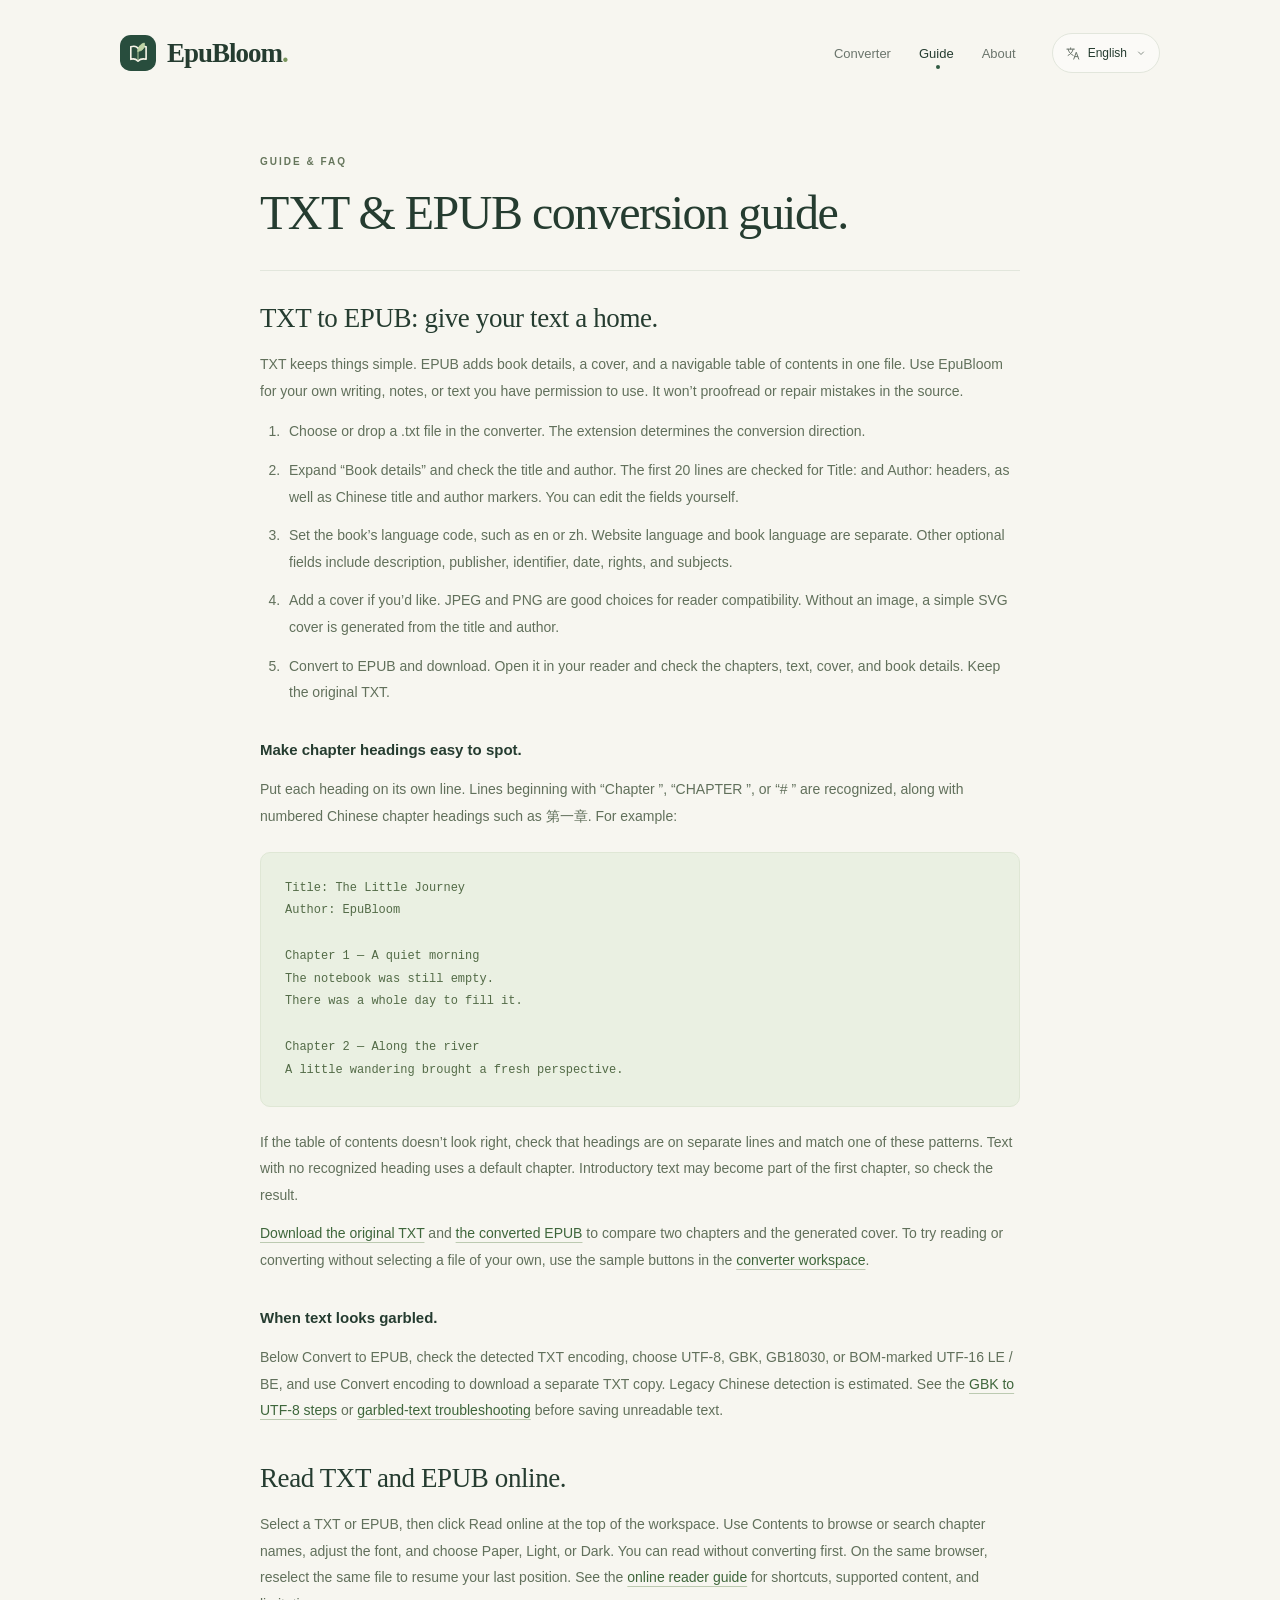
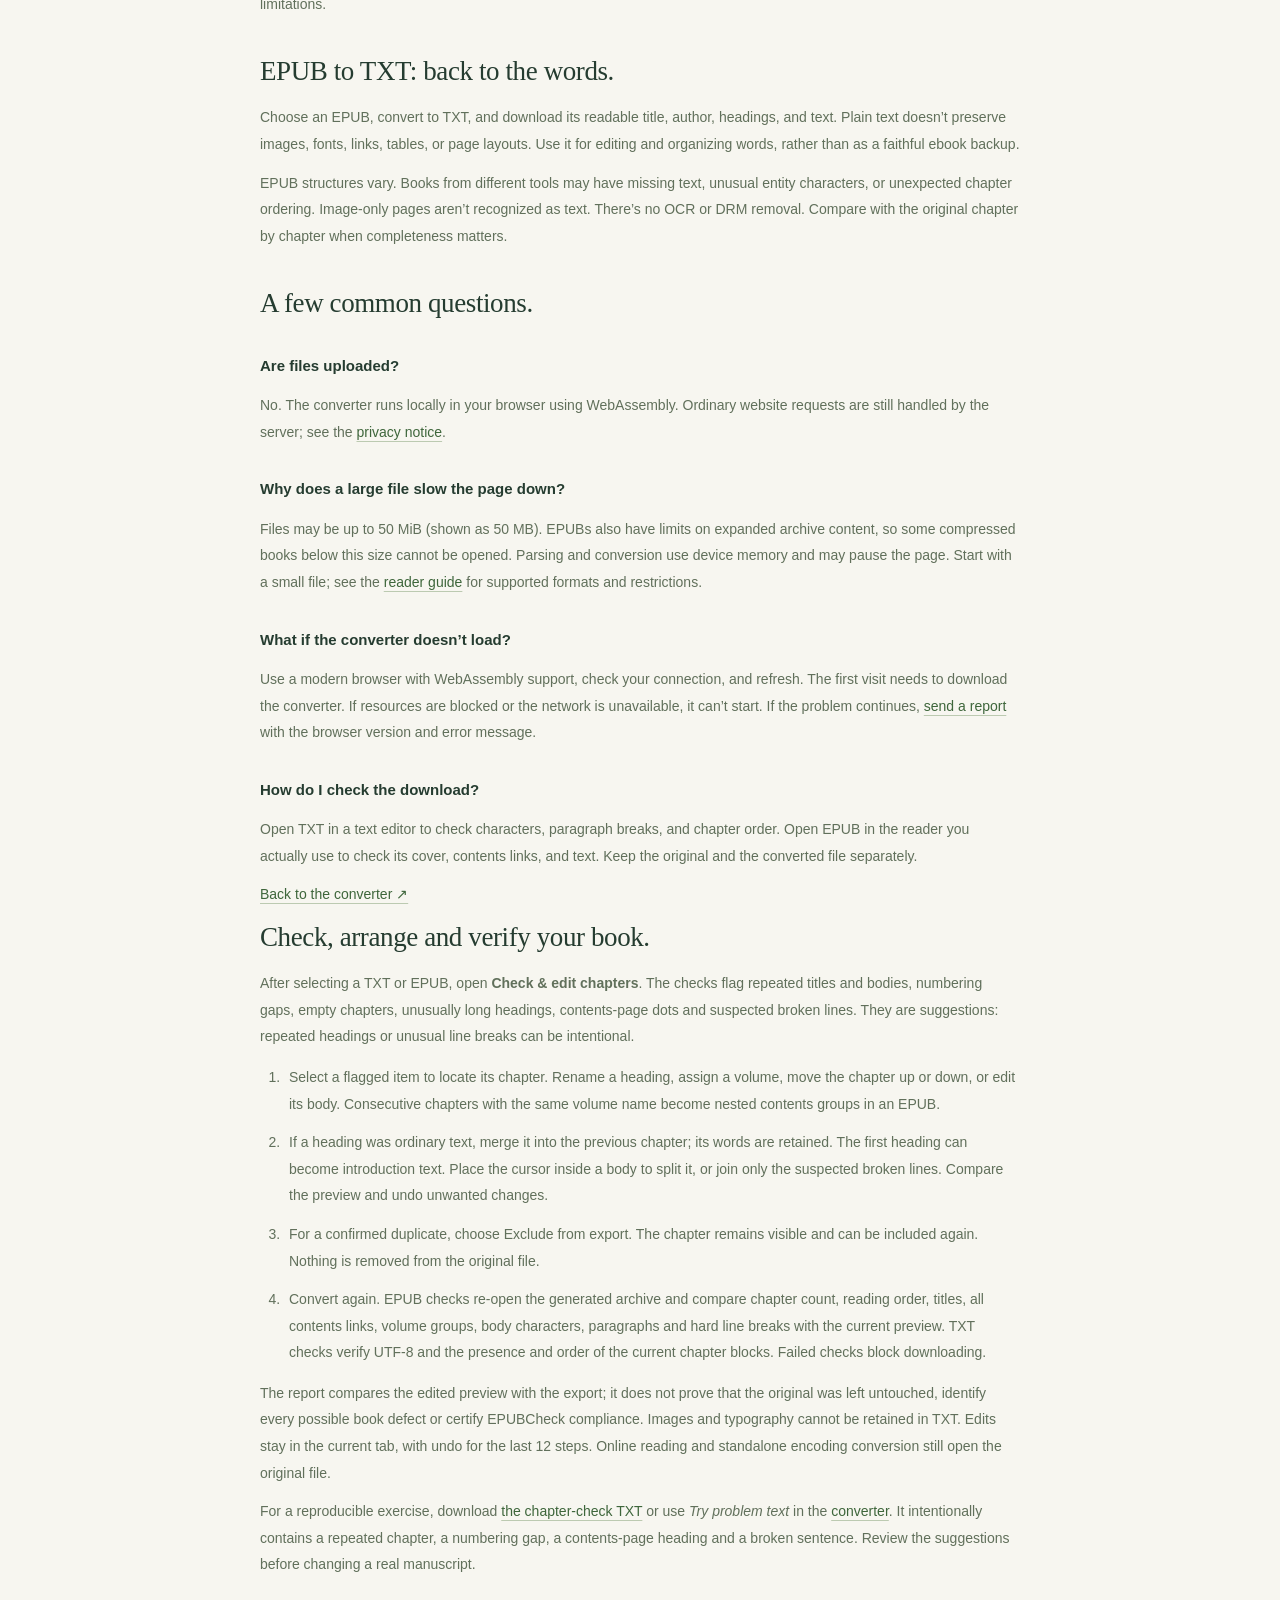
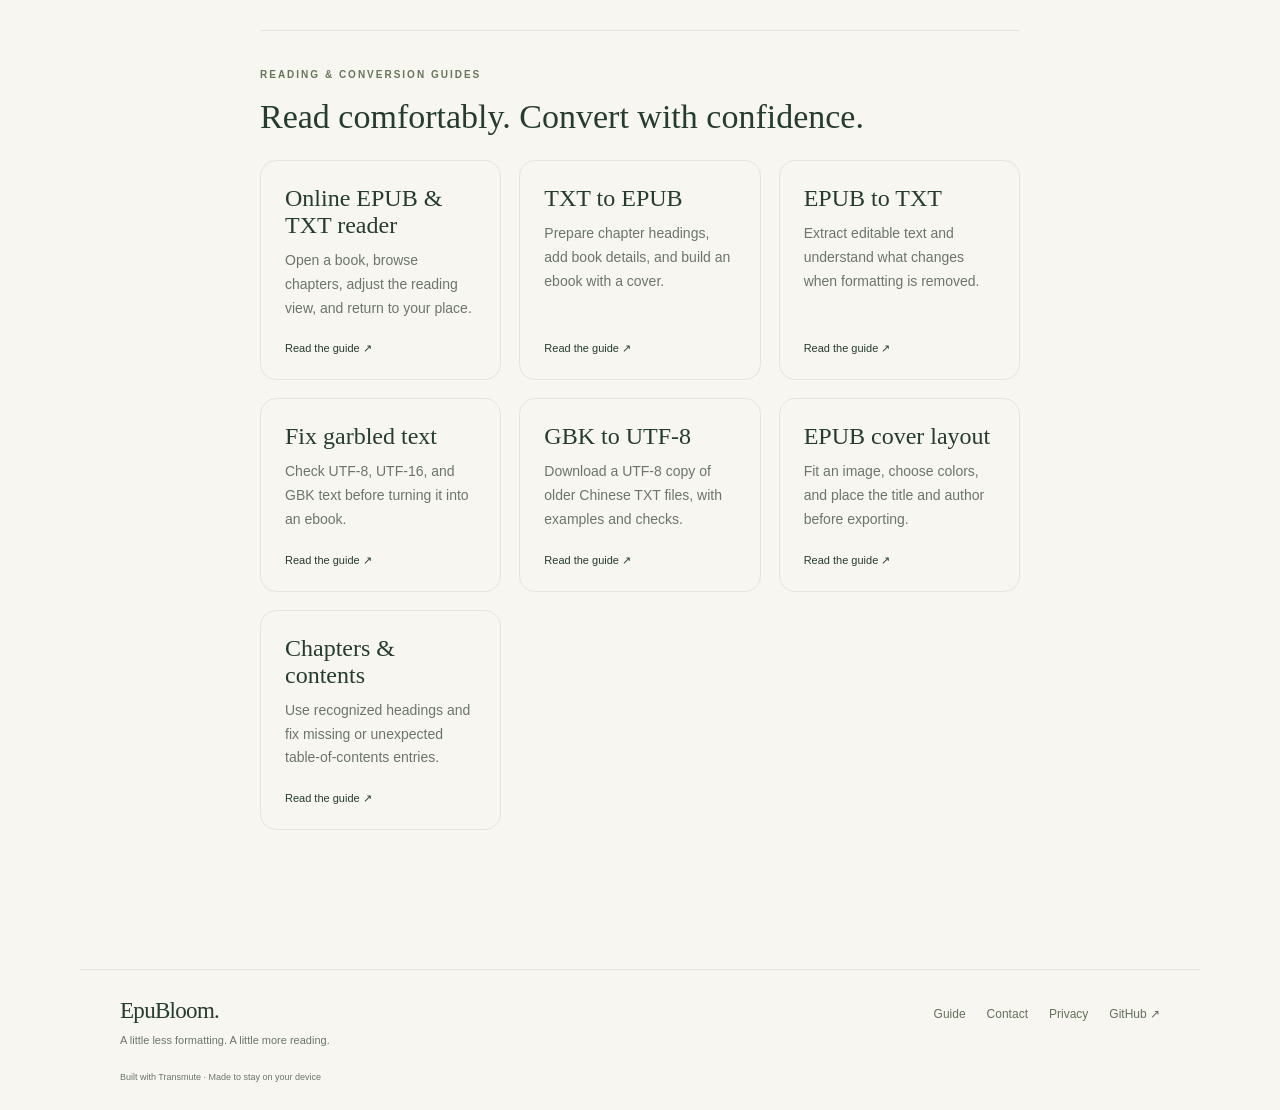
<file: guide.html>
<!DOCTYPE html>
<html lang="en">
<head>
<meta charset="UTF-8"><meta name="viewport" content="width=device-width, initial-scale=1.0">
<title data-i18n="guide.title">TXT &amp; EPUB Guide: Online Reading, Conversion &amp; Encoding | EpuBloom</title>
<meta name="description" data-i18n-content="guide.description" content="Read TXT and EPUB online, navigate chapters, resume reading, convert ebooks, edit covers, and fix text encoding in your browser.">
<!-- site-metadata -->
<link rel="icon" type="image/svg+xml" href="favicon.svg"><link rel="stylesheet" href="site.css">
<script type="module" src="i18n.js"></script>
</head><body class="document-page">
<a class="skip-link" href="#main" data-i18n="skip">Skip to content</a>
<header class="site-header shell">
  <a class="brand" href="index.html" aria-label="EpuBloom home" data-i18n-label="brand.home"><img src="favicon.svg" width="36" height="36" alt=""><span>EpuBloom<span class="brand-dot">.</span></span></a>
  <nav class="main-nav" aria-label="Main navigation" data-i18n-label="nav.label"><a href="index.html"><span data-i18n="nav.converter" >Converter</span></a><a href="guide.html" aria-current="page"><span data-i18n="nav.guide" >Guide</span></a><a href="about.html"><span data-i18n="nav.about" >About</span></a></nav>
  <div class="language-control">
    <button class="language-trigger" id="languageSelect" type="button" aria-label="Website language" data-i18n-label="language.label" aria-haspopup="menu" aria-expanded="false" aria-controls="languageMenu" disabled>
      <svg viewBox="0 0 24 24" aria-hidden="true"><path d="M3 5h12M9 3v2M5 5c1 5 4 8 8 10M13 5c-1 5-4 8-8 10M14 21l4-11 4 11M15.5 17h5"/></svg>
      <span data-language-current>English</span><svg class="language-chevron" viewBox="0 0 24 24" aria-hidden="true"><path d="m7 10 5 5 5-5"/></svg>
    </button>
    <div class="language-menu" id="languageMenu" role="menu" aria-label="Website language" data-i18n-label="language.label" hidden>
      <button class="language-option" type="button" role="menuitemradio" aria-checked="true" data-language-option="en" lang="en" tabindex="-1">English<svg viewBox="0 0 24 24" aria-hidden="true"><path d="m5 12 4 4 10-10"/></svg></button>
      <button class="language-option" type="button" role="menuitemradio" aria-checked="false" data-language-option="zh" lang="zh-CN" tabindex="-1">简体中文<svg viewBox="0 0 24 24" aria-hidden="true"><path d="m5 12 4 4 10-10"/></svg></button>
    </div>
  </div>
</header>
<main id="main" class="document-shell shell"><div class="document-heading"><p data-i18n="guide.eyebrow" class="eyebrow">GUIDE &amp; FAQ</p><h1 data-i18n="guide.heading" >TXT &amp; EPUB conversion guide.</h1></div><article class="document-content"><h2 data-i18n="guide.txt.title" >TXT to EPUB: give your text a home.</h2><p data-i18n-html="guide.txt.intro" >TXT keeps things simple. EPUB adds book details, a cover, and a navigable table of contents in one file. Use EpuBloom for your own writing, notes, or text you have permission to use. It won’t proofread or repair mistakes in the source.</p><ol data-i18n-html="guide.txt.steps" ><li>Choose or drop a .txt file in the converter. The extension determines the conversion direction.</li><li>Expand “Book details” and check the title and author. The first 20 lines are checked for Title: and Author: headers, as well as Chinese title and author markers. You can edit the fields yourself.</li><li>Set the book’s language code, such as en or zh. Website language and book language are separate. Other optional fields include description, publisher, identifier, date, rights, and subjects.</li><li>Add a cover if you’d like. JPEG and PNG are good choices for reader compatibility. Without an image, a simple SVG cover is generated from the title and author.</li><li>Convert to EPUB and download. Open it in your reader and check the chapters, text, cover, and book details. Keep the original TXT.</li></ol><h3 data-i18n="guide.chapters.title" >Make chapter headings easy to spot.</h3><p data-i18n-html="guide.chapters.body" >Put each heading on its own line. Lines beginning with “Chapter ”, “CHAPTER ”, or “# ” are recognized, along with numbered Chinese chapter headings such as 第一章. For example:</p><pre data-i18n="guide.example" >Title: The Little Journey
Author: EpuBloom

Chapter 1 — A quiet morning
The notebook was still empty.
There was a whole day to fill it.

Chapter 2 — Along the river
A little wandering brought a fresh perspective.</pre><p data-i18n-html="guide.chapters.note" >If the table of contents doesn’t look right, check that headings are on separate lines and match one of these patterns. Text with no recognized heading uses a default chapter. Introductory text may become part of the first chapter, so check the result.</p><p data-i18n-html="guide.sample"><a href="examples/sample-en.txt" data-sample-link download>Download the original TXT</a> and <a href="examples/sample-en.epub" data-example-epub download>the converted EPUB</a> to compare two chapters and the generated cover. To try reading or converting without selecting a file of your own, use the sample buttons in the <a href="index.html#converter">converter workspace</a>.</p><h3 data-i18n="guide.encoding.title" >When text looks garbled.</h3><p data-i18n-html="guide.encoding.body" >Below Convert to EPUB, check the detected TXT encoding, choose UTF-8, GBK, GB18030, or BOM-marked UTF-16 LE / BE, and use Convert encoding to download a separate TXT copy. Legacy Chinese detection is estimated. See the <a href="gbk-to-utf8.html">GBK to UTF-8 steps</a> or <a href="fix-text-encoding.html">garbled-text troubleshooting</a> before saving unreadable text.</p><h2 data-i18n="guide.reader.title">Read TXT and EPUB online.</h2><p data-i18n-html="guide.reader.body">Select a TXT or EPUB, then click Read online at the top of the workspace. Use Contents to browse or search chapter names, adjust the font, and choose Paper, Light, or Dark. You can read without converting first. On the same browser, reselect the same file to resume your last position. See the <a href="online-reader.html">online reader guide</a> for shortcuts, supported content, and limitations.</p><h2 data-i18n="guide.epub.title" >EPUB to TXT: back to the words.</h2><p data-i18n-html="guide.epub.body" >Choose an EPUB, convert to TXT, and download its readable title, author, headings, and text. Plain text doesn’t preserve images, fonts, links, tables, or page layouts. Use it for editing and organizing words, rather than as a faithful ebook backup.</p><p data-i18n-html="guide.epub.limits" >EPUB structures vary. Books from different tools may have missing text, unusual entity characters, or unexpected chapter ordering. Image-only pages aren’t recognized as text. There’s no OCR or DRM removal. Compare with the original chapter by chapter when completeness matters.</p><h2 data-i18n="guide.faq.title" >A few common questions.</h2><h3 data-i18n="guide.private.title" >Are files uploaded?</h3><p data-i18n-html="guide.private.body" >No. The converter runs locally in your browser using WebAssembly. Ordinary website requests are still handled by the server; see the <a href="privacy.html">privacy notice</a>.</p><h3 data-i18n="guide.large.title" >Why does a large file slow the page down?</h3><p data-i18n-html="guide.large.body" >Files may be up to 50 MiB (shown as 50 MB). EPUBs also have limits on expanded archive content, so some compressed books below this size cannot be opened. Parsing and conversion use device memory and may pause the page. Start with a small file; see the <a href="online-reader.html">reader guide</a> for supported formats and restrictions.</p><h3 data-i18n="guide.loading.title" >What if the converter doesn’t load?</h3><p data-i18n-html="guide.loading.body" >Use a modern browser with WebAssembly support, check your connection, and refresh. The first visit needs to download the converter. If resources are blocked or the network is unavailable, it can’t start. If the problem continues, <a href="contact.html">send a report</a> with the browser version and error message.</p><h3 data-i18n="guide.check.title" >How do I check the download?</h3><p data-i18n-html="guide.check.body" >Open TXT in a text editor to check characters, paragraph breaks, and chapter order. Open EPUB in the reader you actually use to check its cover, contents links, and text. Keep the original and the converted file separately.</p><p data-i18n-html="guide.back" ><a href="index.html">Back to the converter ↗</a></p><section id="chapter-workflow"><h2 data-i18n="guide.work.title">Check, arrange and verify your book.</h2><div data-i18n-html="guide.work.body"><p>After selecting a TXT or EPUB, open <strong>Check &amp; edit chapters</strong>. The checks flag repeated titles and bodies, numbering gaps, empty chapters, unusually long headings, contents-page dots and suspected broken lines. They are suggestions: repeated headings or unusual line breaks can be intentional.</p><ol><li>Select a flagged item to locate its chapter. Rename a heading, assign a volume, move the chapter up or down, or edit its body. Consecutive chapters with the same volume name become nested contents groups in an EPUB.</li><li>If a heading was ordinary text, merge it into the previous chapter; its words are retained. The first heading can become introduction text. Place the cursor inside a body to split it, or join only the suspected broken lines. Compare the preview and undo unwanted changes.</li><li>For a confirmed duplicate, choose Exclude from export. The chapter remains visible and can be included again. Nothing is removed from the original file.</li><li>Convert again. EPUB checks re-open the generated archive and compare chapter count, reading order, titles, all contents links, volume groups, body characters, paragraphs and hard line breaks with the current preview. TXT checks verify UTF-8 and the presence and order of the current chapter blocks. Failed checks block downloading.</li></ol><p>The report compares the edited preview with the export; it does not prove that the original was left untouched, identify every possible book defect or certify EPUBCheck compliance. Images and typography cannot be retained in TXT. Edits stay in the current tab, with undo for the last 12 steps. Online reading and standalone encoding conversion still open the original file.</p><p>For a reproducible exercise, download <a href="examples/chapter-check-en.txt" download>the chapter-check TXT</a> or use <em>Try problem text</em> in the <a href="index.html#converter">converter</a>. It intentionally contains a repeated chapter, a numbering gap, a contents-page heading and a broken sentence. Review the suggestions before changing a real manuscript.</p></div></section></article><section class="conversion-guides" aria-labelledby="guides-title"><p class="eyebrow" data-i18n="guides.eyebrow">READING &amp; CONVERSION GUIDES</p><h2 id="guides-title" data-i18n="guides.title">Read comfortably. Convert with confidence.</h2><div class="guide-cards"><a class="guide-card" href="online-reader.html"><h3 data-i18n="guides.reader.title">Online EPUB &amp; TXT reader</h3><p data-i18n="guides.reader.body">Open a book, browse chapters, adjust the reading view, and return to your place.</p><span class="text-link" data-i18n="guides.read">Read the guide ↗</span></a><a class="guide-card" href="txt-to-epub.html"><h3 data-i18n="guides.txt.title">TXT to EPUB</h3><p data-i18n="guides.txt.body">Prepare chapter headings, add book details, and build an ebook with a cover.</p><span class="text-link" data-i18n="guides.read">Read the guide ↗</span></a><a class="guide-card" href="epub-to-txt.html"><h3 data-i18n="guides.epub.title">EPUB to TXT</h3><p data-i18n="guides.epub.body">Extract editable text and understand what changes when formatting is removed.</p><span class="text-link" data-i18n="guides.read">Read the guide ↗</span></a><a class="guide-card" href="fix-text-encoding.html"><h3 data-i18n="guides.encoding.title">Fix garbled text</h3><p data-i18n="guides.encoding.body">Check UTF-8, UTF-16, and GBK text before turning it into an ebook.</p><span class="text-link" data-i18n="guides.read">Read the guide ↗</span></a><a class="guide-card" href="gbk-to-utf8.html"><h3 data-i18n="guides.gbk.title">GBK to UTF-8</h3><p data-i18n="guides.gbk.body">Download a UTF-8 copy of older Chinese TXT files, with examples and checks.</p><span class="text-link" data-i18n="guides.read">Read the guide ↗</span></a><a class="guide-card" href="epub-cover.html"><h3 data-i18n="guides.coverGuide.title">EPUB cover layout</h3><p data-i18n="guides.coverGuide.body">Fit an image, choose colors, and place the title and author before exporting.</p><span class="text-link" data-i18n="guides.read">Read the guide ↗</span></a><a class="guide-card" href="txt-chapters.html"><h3 data-i18n="guides.chapters.title">Chapters &amp; contents</h3><p data-i18n="guides.chapters.body">Use recognized headings and fix missing or unexpected table-of-contents entries.</p><span class="text-link" data-i18n="guides.read">Read the guide ↗</span></a></div></section>
</main>
<footer class="site-footer shell"><div><a class="footer-brand" href="index.html">EpuBloom.</a><p data-i18n="footer.tagline" >A little less formatting. A little more reading.</p></div><nav aria-label="Footer navigation" data-i18n-label="nav.footer"><a href="guide.html"><span data-i18n="nav.guide" >Guide</span></a><a href="contact.html"><span data-i18n="nav.contact" >Contact</span></a><a href="privacy.html"><span data-i18n="nav.privacy" >Privacy</span></a><a href="https://github.com/ficbase/transmute-web">GitHub ↗</a></nav><p class="footer-credit"><span data-i18n="footer.powered" >Built with</span> <a href="https://github.com/ficbase/transmute">Transmute</a> · <span data-i18n="footer.local" >Made to stay on your device</span></p></footer>
</body></html>
</file>
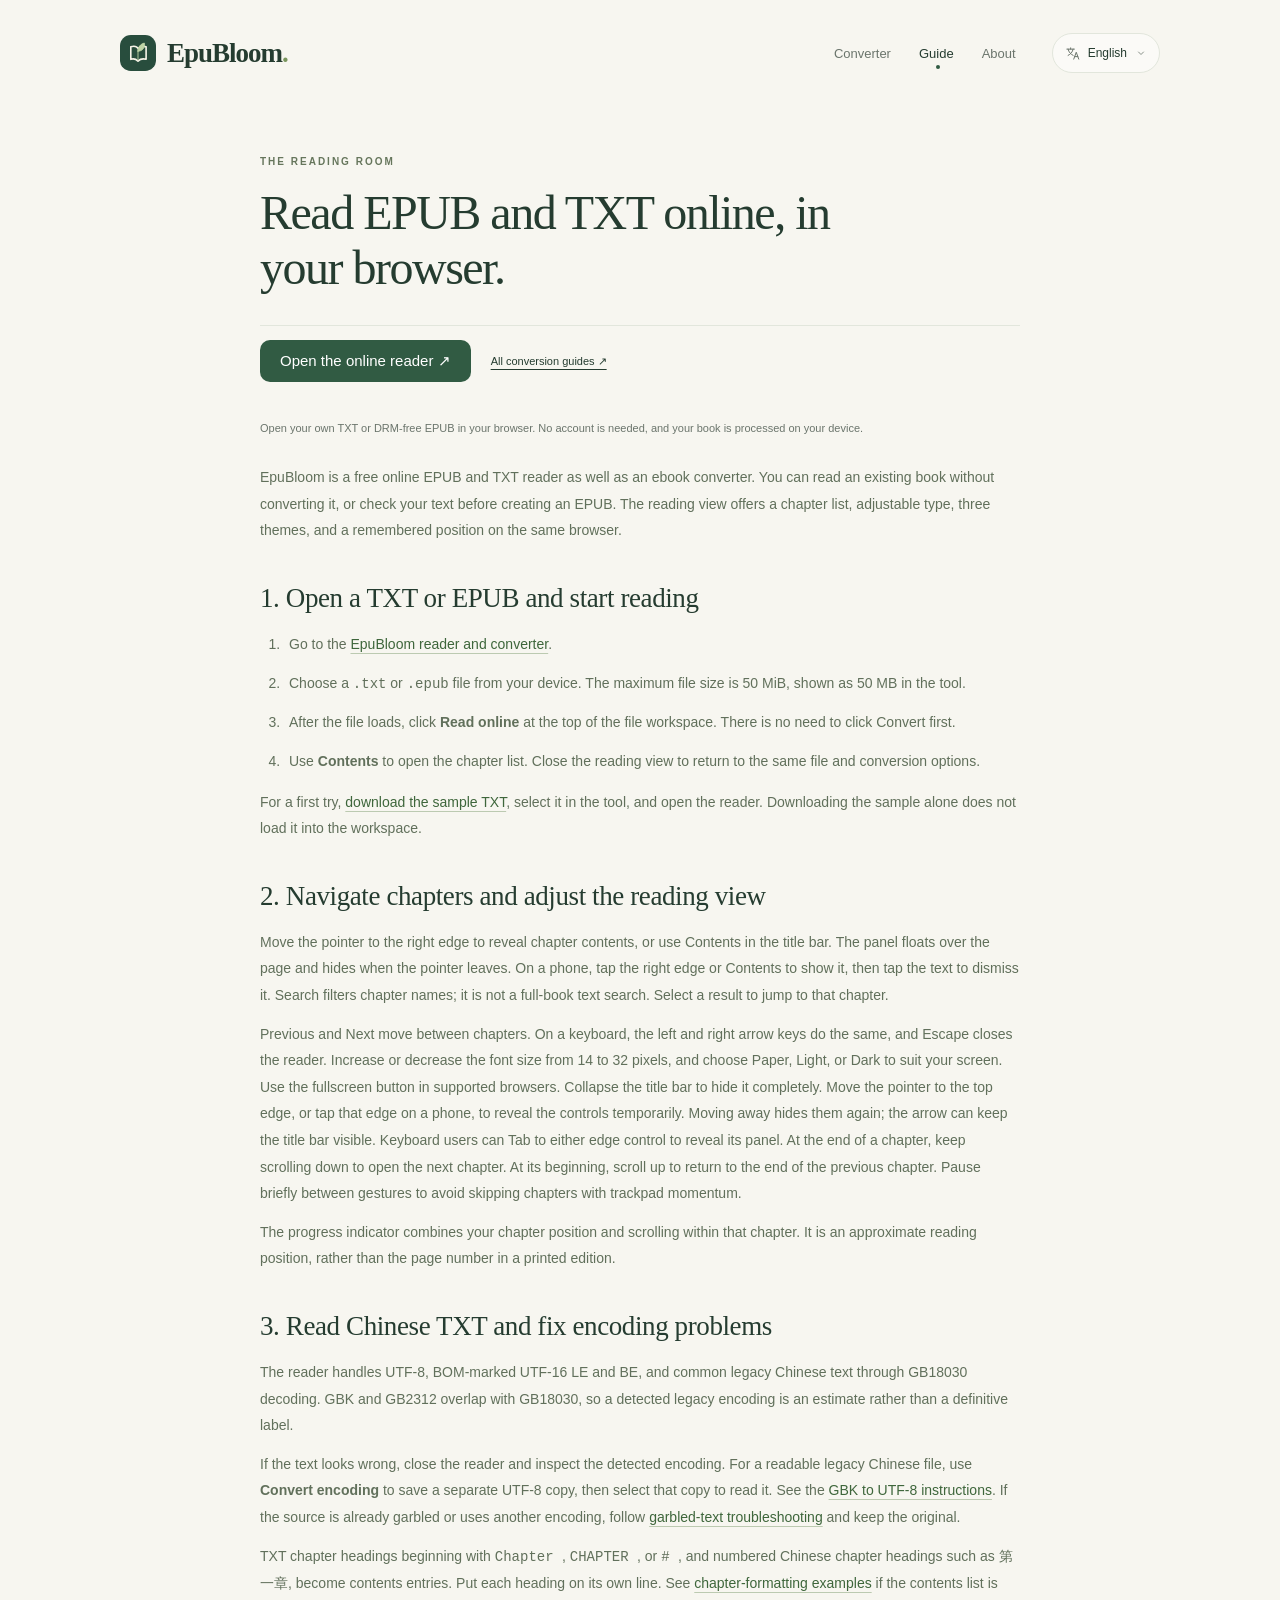
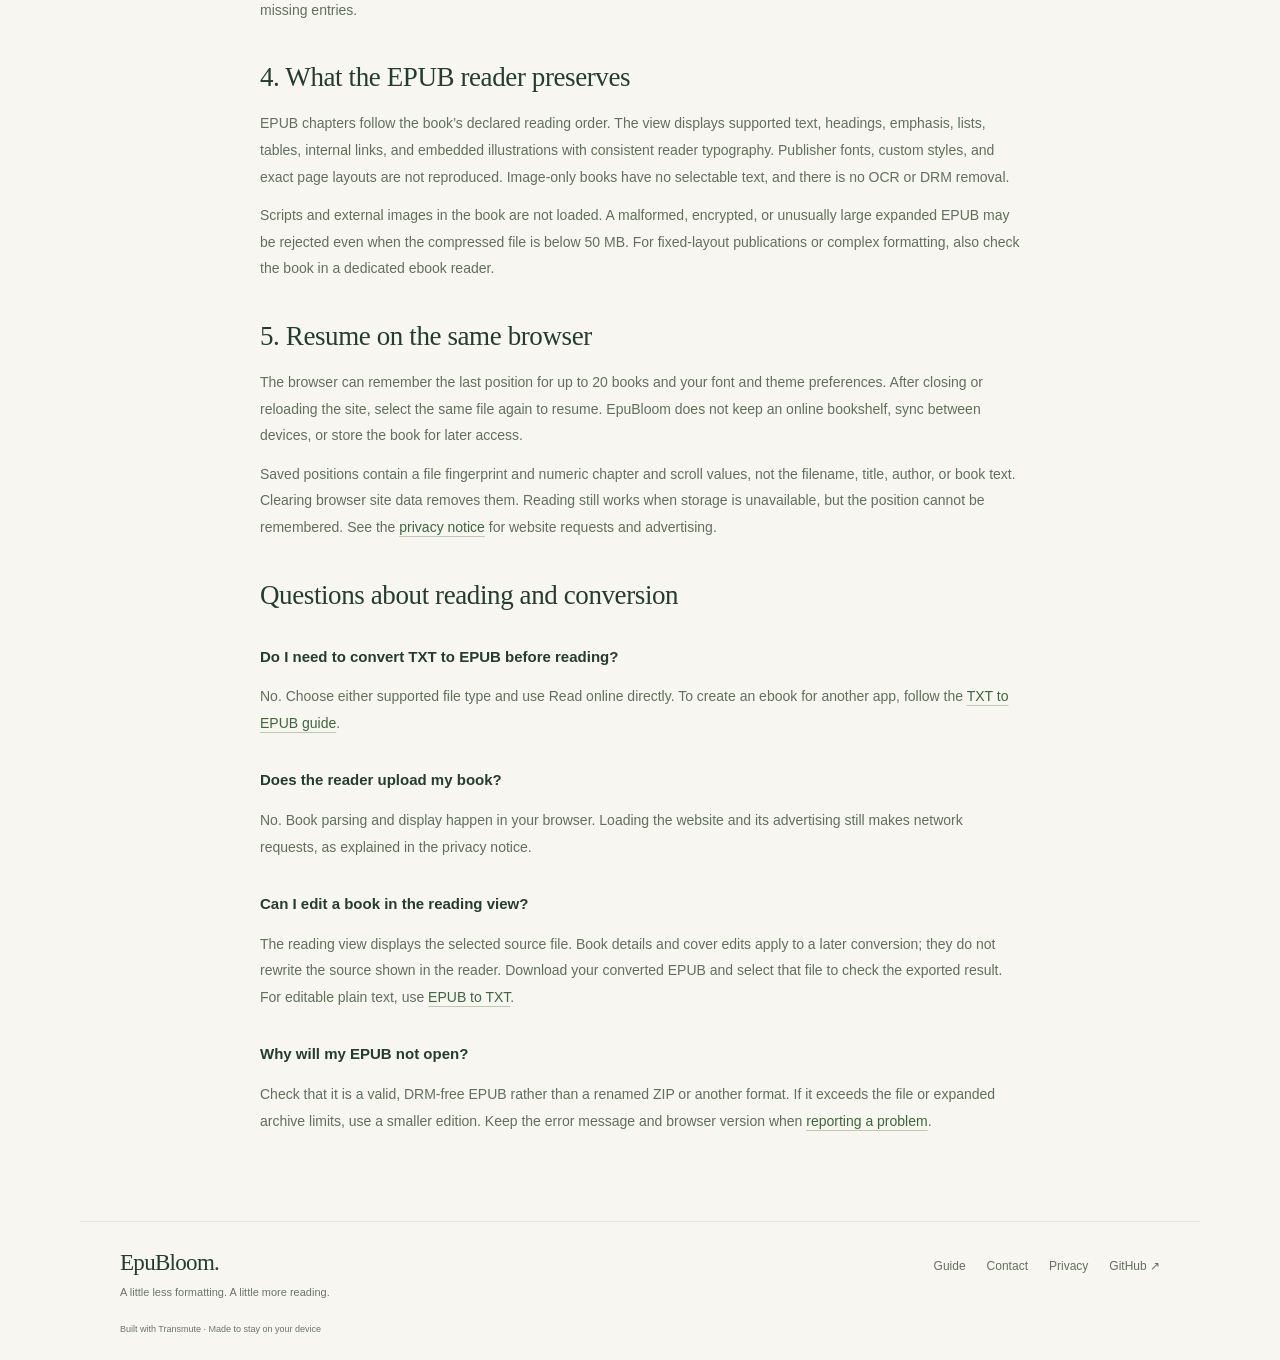
<file: online-reader.html>
<!DOCTYPE html>
<html lang="en">
<head>
<meta charset="UTF-8"><meta name="viewport" content="width=device-width, initial-scale=1.0">
<title data-i18n="article.reader.title">Free Online EPUB &amp; TXT Reader: Chapters &amp; Dark Mode | EpuBloom</title>
<meta name="description" data-i18n-content="article.reader.description" content="Open EPUB and TXT without uploading your book. Learn to use chapters, font controls, dark mode, saved reading positions, and Chinese TXT encoding support.">
<!-- site-metadata -->
<link rel="icon" type="image/svg+xml" href="favicon.svg"><link rel="stylesheet" href="site.css">
<script type="module" src="i18n.js"></script>
</head><body class="document-page">
<a class="skip-link" href="#main" data-i18n="skip">Skip to content</a>
<header class="site-header shell">
  <a class="brand" href="index.html" aria-label="EpuBloom home" data-i18n-label="brand.home"><img src="favicon.svg" width="36" height="36" alt=""><span>EpuBloom<span class="brand-dot">.</span></span></a>
  <nav class="main-nav" aria-label="Main navigation" data-i18n-label="nav.label"><a href="index.html"><span data-i18n="nav.converter" >Converter</span></a><a href="guide.html" aria-current="page"><span data-i18n="nav.guide" >Guide</span></a><a href="about.html"><span data-i18n="nav.about" >About</span></a></nav>
  <div class="language-control">
    <button class="language-trigger" id="languageSelect" type="button" aria-label="Website language" data-i18n-label="language.label" aria-haspopup="menu" aria-expanded="false" aria-controls="languageMenu" disabled>
      <svg viewBox="0 0 24 24" aria-hidden="true"><path d="M3 5h12M9 3v2M5 5c1 5 4 8 8 10M13 5c-1 5-4 8-8 10M14 21l4-11 4 11M15.5 17h5"/></svg>
      <span data-language-current>English</span><svg class="language-chevron" viewBox="0 0 24 24" aria-hidden="true"><path d="m7 10 5 5 5-5"/></svg>
    </button>
    <div class="language-menu" id="languageMenu" role="menu" aria-label="Website language" data-i18n-label="language.label" hidden>
      <button class="language-option" type="button" role="menuitemradio" aria-checked="true" data-language-option="en" lang="en" tabindex="-1">English<svg viewBox="0 0 24 24" aria-hidden="true"><path d="m5 12 4 4 10-10"/></svg></button>
      <button class="language-option" type="button" role="menuitemradio" aria-checked="false" data-language-option="zh" lang="zh-CN" tabindex="-1">简体中文<svg viewBox="0 0 24 24" aria-hidden="true"><path d="m5 12 4 4 10-10"/></svg></button>
    </div>
  </div>
</header>
<main id="main" class="document-shell shell">
<div class="document-heading"><p class="eyebrow" data-i18n="article.eyebrow">THE READING ROOM</p><h1 data-i18n="article.reader.heading">Read EPUB and TXT online, in your browser.</h1></div>
<div class="article-actions"><a class="article-cta" href="index.html#converter" data-i18n="article.reader.action">Open the online reader ↗</a><a class="text-link" href="guide.html" data-i18n="article.back">All conversion guides ↗</a></div>
<article class="document-content" data-i18n-html="article.reader.body"><p class="note">Open your own TXT or DRM-free EPUB in your browser. No account is needed, and your book is processed on your device.</p>
<p>EpuBloom is a free online EPUB and TXT reader as well as an ebook converter. You can read an existing book without converting it, or check your text before creating an EPUB. The reading view offers a chapter list, adjustable type, three themes, and a remembered position on the same browser.</p>
<h2>1. Open a TXT or EPUB and start reading</h2><ol><li>Go to the <a href="index.html#converter">EpuBloom reader and converter</a>.</li><li>Choose a <code>.txt</code> or <code>.epub</code> file from your device. The maximum file size is 50 MiB, shown as 50 MB in the tool.</li><li>After the file loads, click <strong>Read online</strong> at the top of the file workspace. There is no need to click Convert first.</li><li>Use <strong>Contents</strong> to open the chapter list. Close the reading view to return to the same file and conversion options.</li></ol><p>For a first try, <a href="examples/sample-en.txt" data-sample-link download>download the sample TXT</a>, select it in the tool, and open the reader. Downloading the sample alone does not load it into the workspace.</p>
<h2>2. Navigate chapters and adjust the reading view</h2><p>Move the pointer to the right edge to reveal chapter contents, or use Contents in the title bar. The panel floats over the page and hides when the pointer leaves. On a phone, tap the right edge or Contents to show it, then tap the text to dismiss it. Search filters chapter names; it is not a full-book text search. Select a result to jump to that chapter.</p><p>Previous and Next move between chapters. On a keyboard, the left and right arrow keys do the same, and Escape closes the reader. Increase or decrease the font size from 14 to 32 pixels, and choose Paper, Light, or Dark to suit your screen. Use the fullscreen button in supported browsers. Collapse the title bar to hide it completely. Move the pointer to the top edge, or tap that edge on a phone, to reveal the controls temporarily. Moving away hides them again; the arrow can keep the title bar visible. Keyboard users can Tab to either edge control to reveal its panel. At the end of a chapter, keep scrolling down to open the next chapter. At its beginning, scroll up to return to the end of the previous chapter. Pause briefly between gestures to avoid skipping chapters with trackpad momentum.</p><p>The progress indicator combines your chapter position and scrolling within that chapter. It is an approximate reading position, rather than the page number in a printed edition.</p>
<h2>3. Read Chinese TXT and fix encoding problems</h2><p>The reader handles UTF-8, BOM-marked UTF-16 LE and BE, and common legacy Chinese text through GB18030 decoding. GBK and GB2312 overlap with GB18030, so a detected legacy encoding is an estimate rather than a definitive label.</p><p>If the text looks wrong, close the reader and inspect the detected encoding. For a readable legacy Chinese file, use <strong>Convert encoding</strong> to save a separate UTF-8 copy, then select that copy to read it. See the <a href="gbk-to-utf8.html">GBK to UTF-8 instructions</a>. If the source is already garbled or uses another encoding, follow <a href="fix-text-encoding.html">garbled-text troubleshooting</a> and keep the original.</p><p>TXT chapter headings beginning with <code>Chapter </code>, <code>CHAPTER </code>, or <code># </code>, and numbered Chinese chapter headings such as 第一章, become contents entries. Put each heading on its own line. See <a href="txt-chapters.html">chapter-formatting examples</a> if the contents list is missing entries.</p>
<h2>4. What the EPUB reader preserves</h2><p>EPUB chapters follow the book’s declared reading order. The view displays supported text, headings, emphasis, lists, tables, internal links, and embedded illustrations with consistent reader typography. Publisher fonts, custom styles, and exact page layouts are not reproduced. Image-only books have no selectable text, and there is no OCR or DRM removal.</p><p>Scripts and external images in the book are not loaded. A malformed, encrypted, or unusually large expanded EPUB may be rejected even when the compressed file is below 50 MB. For fixed-layout publications or complex formatting, also check the book in a dedicated ebook reader.</p>
<h2>5. Resume on the same browser</h2><p>The browser can remember the last position for up to 20 books and your font and theme preferences. After closing or reloading the site, select the same file again to resume. EpuBloom does not keep an online bookshelf, sync between devices, or store the book for later access.</p><p>Saved positions contain a file fingerprint and numeric chapter and scroll values, not the filename, title, author, or book text. Clearing browser site data removes them. Reading still works when storage is unavailable, but the position cannot be remembered. See the <a href="privacy.html">privacy notice</a> for website requests and advertising.</p>
<h2>Questions about reading and conversion</h2><h3>Do I need to convert TXT to EPUB before reading?</h3><p>No. Choose either supported file type and use Read online directly. To create an ebook for another app, follow the <a href="txt-to-epub.html">TXT to EPUB guide</a>.</p><h3>Does the reader upload my book?</h3><p>No. Book parsing and display happen in your browser. Loading the website and its advertising still makes network requests, as explained in the privacy notice.</p><h3>Can I edit a book in the reading view?</h3><p>The reading view displays the selected source file. Book details and cover edits apply to a later conversion; they do not rewrite the source shown in the reader. Download your converted EPUB and select that file to check the exported result. For editable plain text, use <a href="epub-to-txt.html">EPUB to TXT</a>.</p><h3>Why will my EPUB not open?</h3><p>Check that it is a valid, DRM-free EPUB rather than a renamed ZIP or another format. If it exceeds the file or expanded archive limits, use a smaller edition. Keep the error message and browser version when <a href="contact.html">reporting a problem</a>.</p></article>
</main>
<footer class="site-footer shell"><div><a class="footer-brand" href="index.html">EpuBloom.</a><p data-i18n="footer.tagline" >A little less formatting. A little more reading.</p></div><nav aria-label="Footer navigation" data-i18n-label="nav.footer"><a href="guide.html"><span data-i18n="nav.guide" >Guide</span></a><a href="contact.html"><span data-i18n="nav.contact" >Contact</span></a><a href="privacy.html"><span data-i18n="nav.privacy" >Privacy</span></a><a href="https://github.com/ficbase/transmute-web">GitHub ↗</a></nav><p class="footer-credit"><span data-i18n="footer.powered" >Built with</span> <a href="https://github.com/ficbase/transmute">Transmute</a> · <span data-i18n="footer.local" >Made to stay on your device</span></p></footer>
</body></html>
</file>
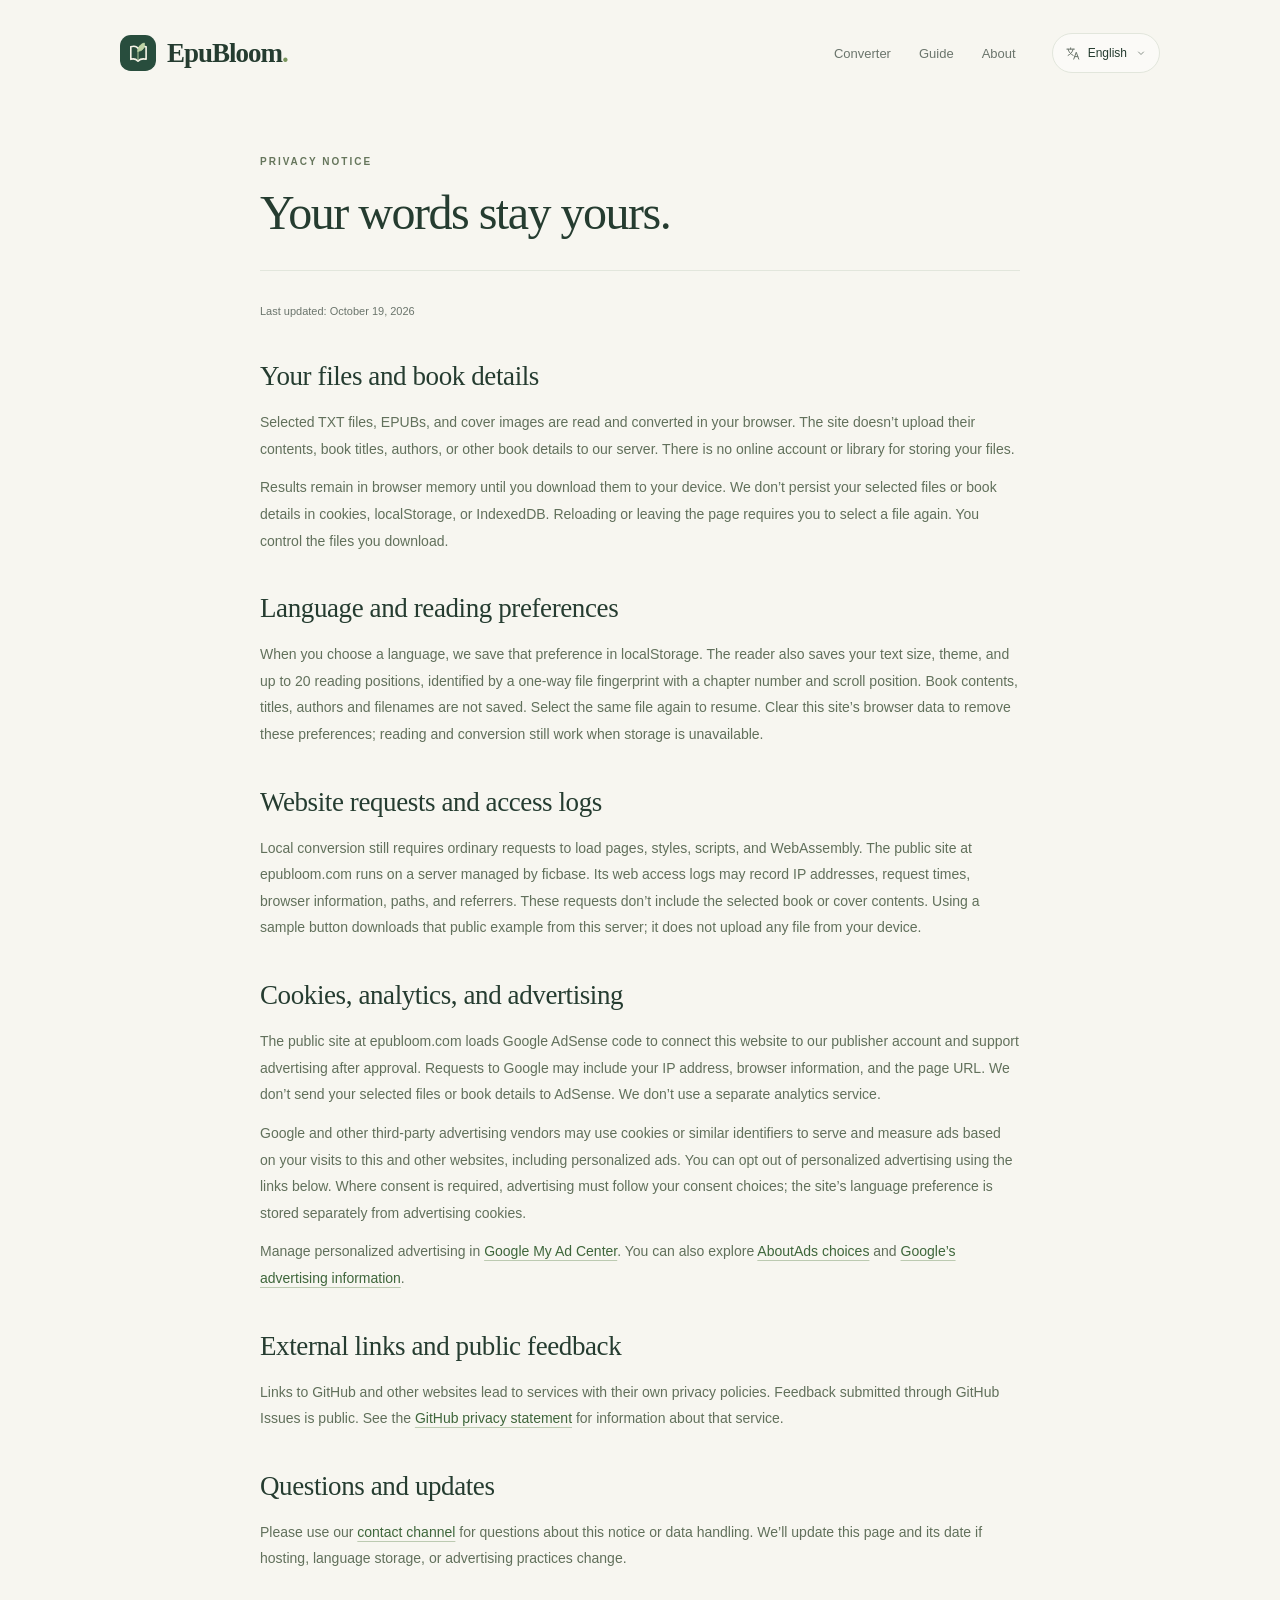
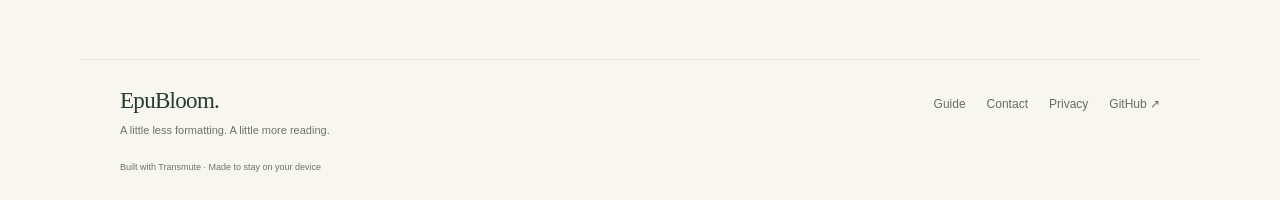
<file: privacy.html>
<!DOCTYPE html>
<html lang="en">
<head>
<meta charset="UTF-8"><meta name="viewport" content="width=device-width, initial-scale=1.0">
<title data-i18n="privacy.title">Privacy Policy | EpuBloom</title>
<meta name="description" data-i18n-content="privacy.description" content="How EpuBloom handles files, language preferences, website access logs, and advertising.">
<!-- site-metadata -->
<link rel="icon" type="image/svg+xml" href="favicon.svg"><link rel="stylesheet" href="site.css">
<script type="module" src="i18n.js"></script>
</head><body class="document-page">
<a class="skip-link" href="#main" data-i18n="skip">Skip to content</a>
<header class="site-header shell">
  <a class="brand" href="index.html" aria-label="EpuBloom home" data-i18n-label="brand.home"><img src="favicon.svg" width="36" height="36" alt=""><span>EpuBloom<span class="brand-dot">.</span></span></a>
  <nav class="main-nav" aria-label="Main navigation" data-i18n-label="nav.label"><a href="index.html"><span data-i18n="nav.converter" >Converter</span></a><a href="guide.html"><span data-i18n="nav.guide" >Guide</span></a><a href="about.html"><span data-i18n="nav.about" >About</span></a></nav>
  <div class="language-control">
    <button class="language-trigger" id="languageSelect" type="button" aria-label="Website language" data-i18n-label="language.label" aria-haspopup="menu" aria-expanded="false" aria-controls="languageMenu" disabled>
      <svg viewBox="0 0 24 24" aria-hidden="true"><path d="M3 5h12M9 3v2M5 5c1 5 4 8 8 10M13 5c-1 5-4 8-8 10M14 21l4-11 4 11M15.5 17h5"/></svg>
      <span data-language-current>English</span><svg class="language-chevron" viewBox="0 0 24 24" aria-hidden="true"><path d="m7 10 5 5 5-5"/></svg>
    </button>
    <div class="language-menu" id="languageMenu" role="menu" aria-label="Website language" data-i18n-label="language.label" hidden>
      <button class="language-option" type="button" role="menuitemradio" aria-checked="true" data-language-option="en" lang="en" tabindex="-1">English<svg viewBox="0 0 24 24" aria-hidden="true"><path d="m5 12 4 4 10-10"/></svg></button>
      <button class="language-option" type="button" role="menuitemradio" aria-checked="false" data-language-option="zh" lang="zh-CN" tabindex="-1">简体中文<svg viewBox="0 0 24 24" aria-hidden="true"><path d="m5 12 4 4 10-10"/></svg></button>
    </div>
  </div>
</header>
<main id="main" class="document-shell shell"><div class="document-heading"><p data-i18n="privacy.eyebrow" class="eyebrow">PRIVACY NOTICE</p><h1 data-i18n="privacy.heading" >Your words stay yours.</h1></div><article class="document-content"><p data-i18n="privacy.updated" class="note">Last updated: October 19, 2026</p><h2 data-i18n="privacy.files.title" >Your files and book details</h2><p data-i18n-html="privacy.files.body" >Selected TXT files, EPUBs, and cover images are read and converted in your browser. The site doesn’t upload their contents, book titles, authors, or other book details to our server. There is no online account or library for storing your files.</p><p data-i18n-html="privacy.download.body" >Results remain in browser memory until you download them to your device. We don’t persist your selected files or book details in cookies, localStorage, or IndexedDB. Reloading or leaving the page requires you to select a file again. You control the files you download.</p><h2 data-i18n="privacy.language.title" >Your language preference</h2><p data-i18n-html="privacy.language.body" >When you choose English or Simplified Chinese, we save that preference in this browser’s localStorage so it applies on your next visit and across the site. No file contents are included. You can clear the preference by clearing this site’s browser data. If storage is unavailable, switching languages still works for the current page.</p><h2 data-i18n="privacy.hosting.title" >Website requests and access logs</h2><p data-i18n-html="privacy.hosting.body">Local conversion still requires ordinary requests to load pages, styles, scripts, and WebAssembly. The public site at epubloom.com runs on a server managed by ficbase. Its web access logs may record IP addresses, request times, browser information, paths, and referrers. These requests don’t include the selected book or cover contents. Using a sample button downloads that public example from this server; it does not upload any file from your device.</p><h2 data-i18n="privacy.ads.title" >Cookies, analytics, and advertising</h2><p data-i18n-html="privacy.ads.current" >The public site at epubloom.com loads Google AdSense code to connect this website to our publisher account and support advertising after approval. Requests to Google may include your IP address, browser information, and the page URL. We don’t send your selected files or book details to AdSense. We don’t use a separate analytics service.</p><p data-i18n-html="privacy.ads.future" >Google and other third-party advertising vendors may use cookies or similar identifiers to serve and measure ads based on your visits to this and other websites, including personalized ads. You can opt out of personalized advertising using the links below. Where consent is required, advertising must follow your consent choices; the site’s language preference is stored separately from advertising cookies.</p><p data-i18n-html="privacy.ads.controls" >Manage personalized advertising in <a href="https://myadcenter.google.com/">Google My Ad Center</a>. You can also explore <a href="https://www.aboutads.info/choices/">AboutAds choices</a> and <a href="https://policies.google.com/technologies/ads">Google’s advertising information</a>.</p><h2 data-i18n="privacy.external.title" >External links and public feedback</h2><p data-i18n-html="privacy.external.body" >Links to GitHub and other websites lead to services with their own privacy policies. Feedback submitted through GitHub Issues is public. See the <a href="https://docs.github.com/en/site-policy/privacy-policies/github-privacy-statement">GitHub privacy statement</a> for information about that service.</p><h2 data-i18n="privacy.contact.title" >Questions and updates</h2><p data-i18n-html="privacy.contact.body" >Please use our <a href="contact.html">contact channel</a> for questions about this notice or data handling. We’ll update this page and its date if hosting, language storage, or advertising practices change.</p></article></main>
<footer class="site-footer shell"><div><a class="footer-brand" href="index.html">EpuBloom.</a><p data-i18n="footer.tagline" >A little less formatting. A little more reading.</p></div><nav aria-label="Footer navigation" data-i18n-label="nav.footer"><a href="guide.html"><span data-i18n="nav.guide" >Guide</span></a><a href="contact.html"><span data-i18n="nav.contact" >Contact</span></a><a href="privacy.html"><span data-i18n="nav.privacy" >Privacy</span></a><a href="https://github.com/ficbase/transmute-web">GitHub ↗</a></nav><p class="footer-credit"><span data-i18n="footer.powered" >Built with</span> <a href="https://github.com/ficbase/transmute">Transmute</a> · <span data-i18n="footer.local" >Made to stay on your device</span></p></footer>
</body></html>
</file>
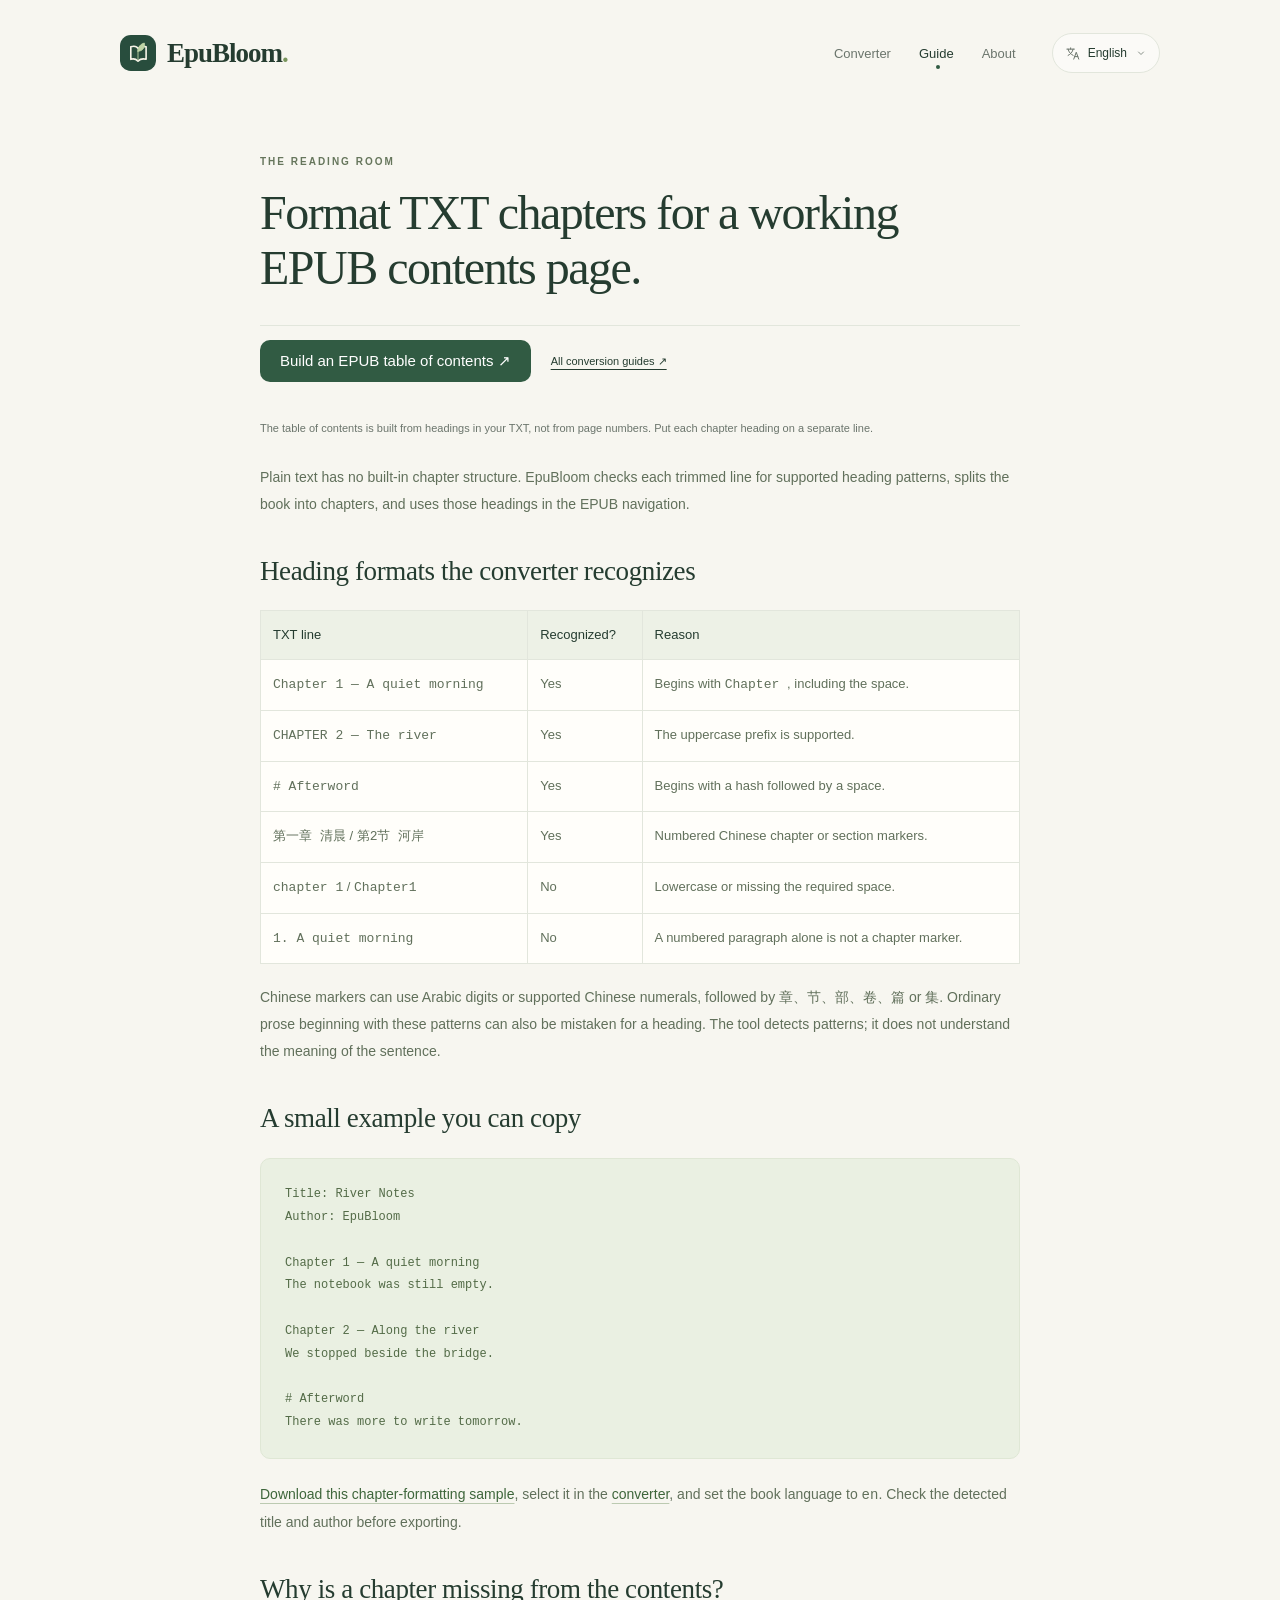
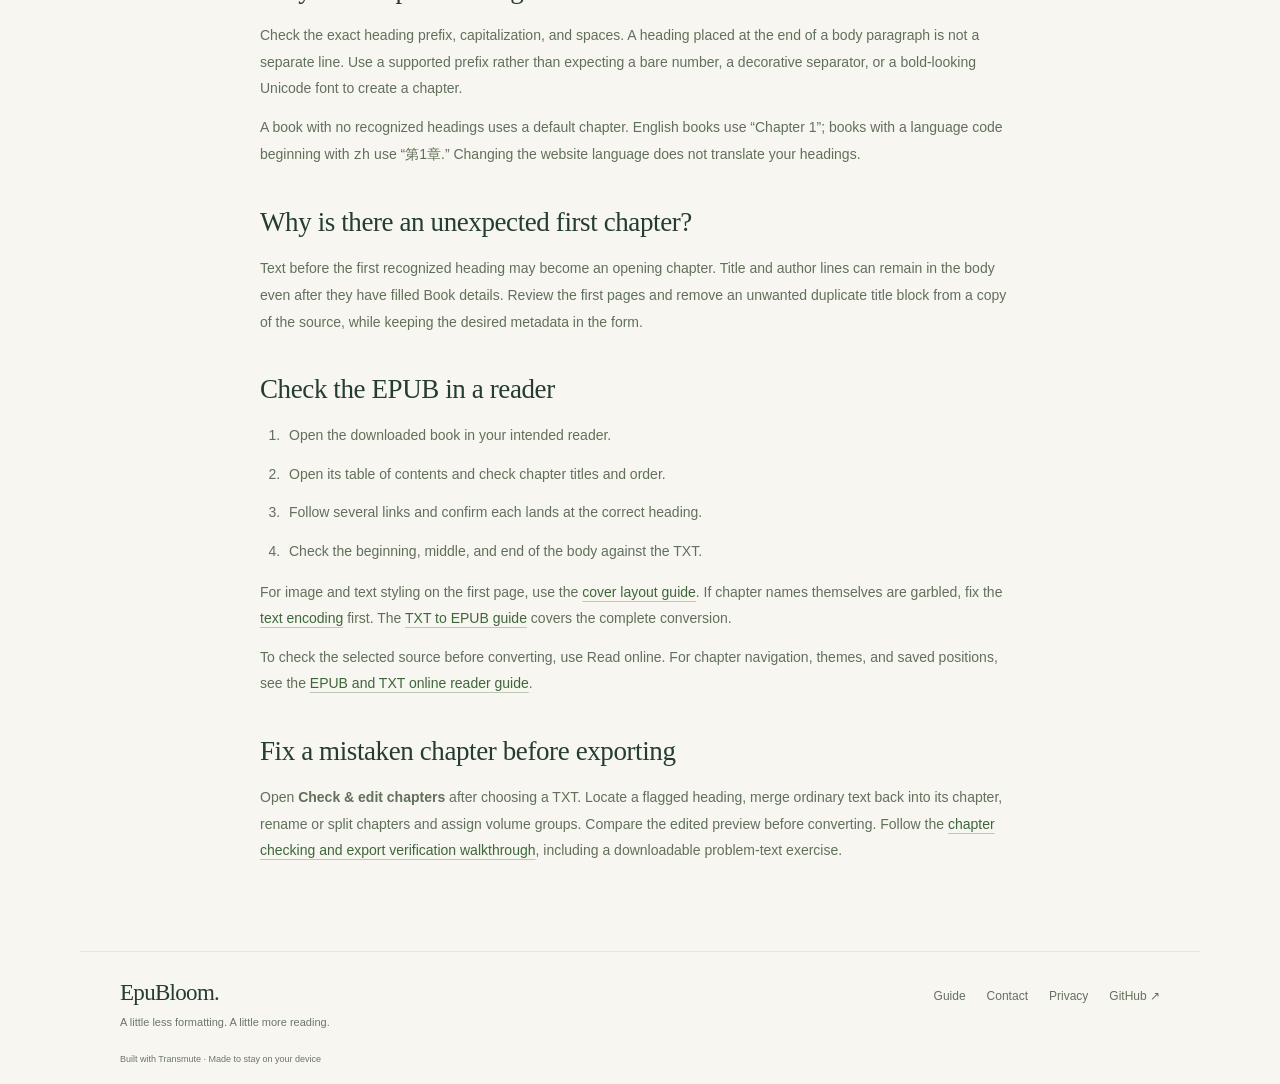
<file: txt-chapters.html>
<!DOCTYPE html>
<html lang="en">
<head>
<meta charset="UTF-8"><meta name="viewport" content="width=device-width, initial-scale=1.0">
<title data-i18n="article.chapters.title">TXT to EPUB Chapters: Format a Working Table of Contents | EpuBloom</title>
<meta name="description" data-i18n-content="article.chapters.description" content="Prepare TXT chapter headings for an EPUB table of contents. See recognized English and Chinese formats, sample text, and fixes for missing or extra chapters.">
<!-- site-metadata -->
<link rel="icon" type="image/svg+xml" href="favicon.svg"><link rel="stylesheet" href="site.css">
<script type="module" src="i18n.js"></script>
</head><body class="document-page">
<a class="skip-link" href="#main" data-i18n="skip">Skip to content</a>
<header class="site-header shell">
  <a class="brand" href="index.html" aria-label="EpuBloom home" data-i18n-label="brand.home"><img src="favicon.svg" width="36" height="36" alt=""><span>EpuBloom<span class="brand-dot">.</span></span></a>
  <nav class="main-nav" aria-label="Main navigation" data-i18n-label="nav.label"><a href="index.html"><span data-i18n="nav.converter" >Converter</span></a><a href="guide.html" aria-current="page"><span data-i18n="nav.guide" >Guide</span></a><a href="about.html"><span data-i18n="nav.about" >About</span></a></nav>
  <div class="language-control">
    <button class="language-trigger" id="languageSelect" type="button" aria-label="Website language" data-i18n-label="language.label" aria-haspopup="menu" aria-expanded="false" aria-controls="languageMenu" disabled>
      <svg viewBox="0 0 24 24" aria-hidden="true"><path d="M3 5h12M9 3v2M5 5c1 5 4 8 8 10M13 5c-1 5-4 8-8 10M14 21l4-11 4 11M15.5 17h5"/></svg>
      <span data-language-current>English</span><svg class="language-chevron" viewBox="0 0 24 24" aria-hidden="true"><path d="m7 10 5 5 5-5"/></svg>
    </button>
    <div class="language-menu" id="languageMenu" role="menu" aria-label="Website language" data-i18n-label="language.label" hidden>
      <button class="language-option" type="button" role="menuitemradio" aria-checked="true" data-language-option="en" lang="en" tabindex="-1">English<svg viewBox="0 0 24 24" aria-hidden="true"><path d="m5 12 4 4 10-10"/></svg></button>
      <button class="language-option" type="button" role="menuitemradio" aria-checked="false" data-language-option="zh" lang="zh-CN" tabindex="-1">简体中文<svg viewBox="0 0 24 24" aria-hidden="true"><path d="m5 12 4 4 10-10"/></svg></button>
    </div>
  </div>
</header>
<main id="main" class="document-shell shell"><div class="document-heading"><p class="eyebrow" data-i18n="article.eyebrow">THE READING ROOM</p><h1 data-i18n="article.chapters.heading">Format TXT chapters for a working EPUB contents page.</h1></div><div class="article-actions"><a class="article-cta" href="index.html#converter" data-i18n="article.chapters.action">Build an EPUB table of contents ↗</a><a class="text-link" href="guide.html" data-i18n="article.back">All conversion guides ↗</a></div><article class="document-content" data-i18n-html="article.chapters.body"><p class="note">The table of contents is built from headings in your TXT, not from page numbers. Put each chapter heading on a separate line.</p><p>Plain text has no built-in chapter structure. EpuBloom checks each trimmed line for supported heading patterns, splits the book into chapters, and uses those headings in the EPUB navigation.</p>
<h2>Heading formats the converter recognizes</h2><div class="table-scroll"><table><thead><tr><th>TXT line</th><th>Recognized?</th><th>Reason</th></tr></thead><tbody><tr><td><code>Chapter 1 — A quiet morning</code></td><td>Yes</td><td>Begins with <code>Chapter </code>, including the space.</td></tr><tr><td><code>CHAPTER 2 — The river</code></td><td>Yes</td><td>The uppercase prefix is supported.</td></tr><tr><td><code># Afterword</code></td><td>Yes</td><td>Begins with a hash followed by a space.</td></tr><tr><td><code>第一章 清晨</code> / <code>第2节 河岸</code></td><td>Yes</td><td>Numbered Chinese chapter or section markers.</td></tr><tr><td><code>chapter 1</code> / <code>Chapter1</code></td><td>No</td><td>Lowercase or missing the required space.</td></tr><tr><td><code>1. A quiet morning</code></td><td>No</td><td>A numbered paragraph alone is not a chapter marker.</td></tr></tbody></table></div>
<p>Chinese markers can use Arabic digits or supported Chinese numerals, followed by 章、节、部、卷、篇 or 集. Ordinary prose beginning with these patterns can also be mistaken for a heading. The tool detects patterns; it does not understand the meaning of the sentence.</p>
<h2>A small example you can copy</h2><pre>Title: River Notes
Author: EpuBloom

Chapter 1 — A quiet morning
The notebook was still empty.

Chapter 2 — Along the river
We stopped beside the bridge.

# Afterword
There was more to write tomorrow.</pre><p><a href="examples/chapters-en.txt" download>Download this chapter-formatting sample</a>, select it in the <a href="index.html#converter">converter</a>, and set the book language to <code>en</code>. Check the detected title and author before exporting.</p>
<h2>Why is a chapter missing from the contents?</h2><p>Check the exact heading prefix, capitalization, and spaces. A heading placed at the end of a body paragraph is not a separate line. Use a supported prefix rather than expecting a bare number, a decorative separator, or a bold-looking Unicode font to create a chapter.</p><p>A book with no recognized headings uses a default chapter. English books use “Chapter 1”; books with a language code beginning with <code>zh</code> use “第1章.” Changing the website language does not translate your headings.</p>
<h2>Why is there an unexpected first chapter?</h2><p>Text before the first recognized heading may become an opening chapter. Title and author lines can remain in the body even after they have filled Book details. Review the first pages and remove an unwanted duplicate title block from a copy of the source, while keeping the desired metadata in the form.</p>
<h2>Check the EPUB in a reader</h2><ol><li>Open the downloaded book in your intended reader.</li><li>Open its table of contents and check chapter titles and order.</li><li>Follow several links and confirm each lands at the correct heading.</li><li>Check the beginning, middle, and end of the body against the TXT.</li></ol><p>For image and text styling on the first page, use the <a href="epub-cover.html">cover layout guide</a>. If chapter names themselves are garbled, fix the <a href="fix-text-encoding.html">text encoding</a> first. The <a href="txt-to-epub.html">TXT to EPUB guide</a> covers the complete conversion.</p><p>To check the selected source before converting, use Read online. For chapter navigation, themes, and saved positions, see the <a href="online-reader.html">EPUB and TXT online reader guide</a>.</p><h2>Fix a mistaken chapter before exporting</h2><p>Open <strong>Check &amp; edit chapters</strong> after choosing a TXT. Locate a flagged heading, merge ordinary text back into its chapter, rename or split chapters and assign volume groups. Compare the edited preview before converting. Follow the <a href="guide.html#chapter-workflow">chapter checking and export verification walkthrough</a>, including a downloadable problem-text exercise.</p></article></main>
<footer class="site-footer shell"><div><a class="footer-brand" href="index.html">EpuBloom.</a><p data-i18n="footer.tagline" >A little less formatting. A little more reading.</p></div><nav aria-label="Footer navigation" data-i18n-label="nav.footer"><a href="guide.html"><span data-i18n="nav.guide" >Guide</span></a><a href="contact.html"><span data-i18n="nav.contact" >Contact</span></a><a href="privacy.html"><span data-i18n="nav.privacy" >Privacy</span></a><a href="https://github.com/ficbase/transmute-web">GitHub ↗</a></nav><p class="footer-credit"><span data-i18n="footer.powered" >Built with</span> <a href="https://github.com/ficbase/transmute">Transmute</a> · <span data-i18n="footer.local" >Made to stay on your device</span></p></footer>
</body></html>
</file>
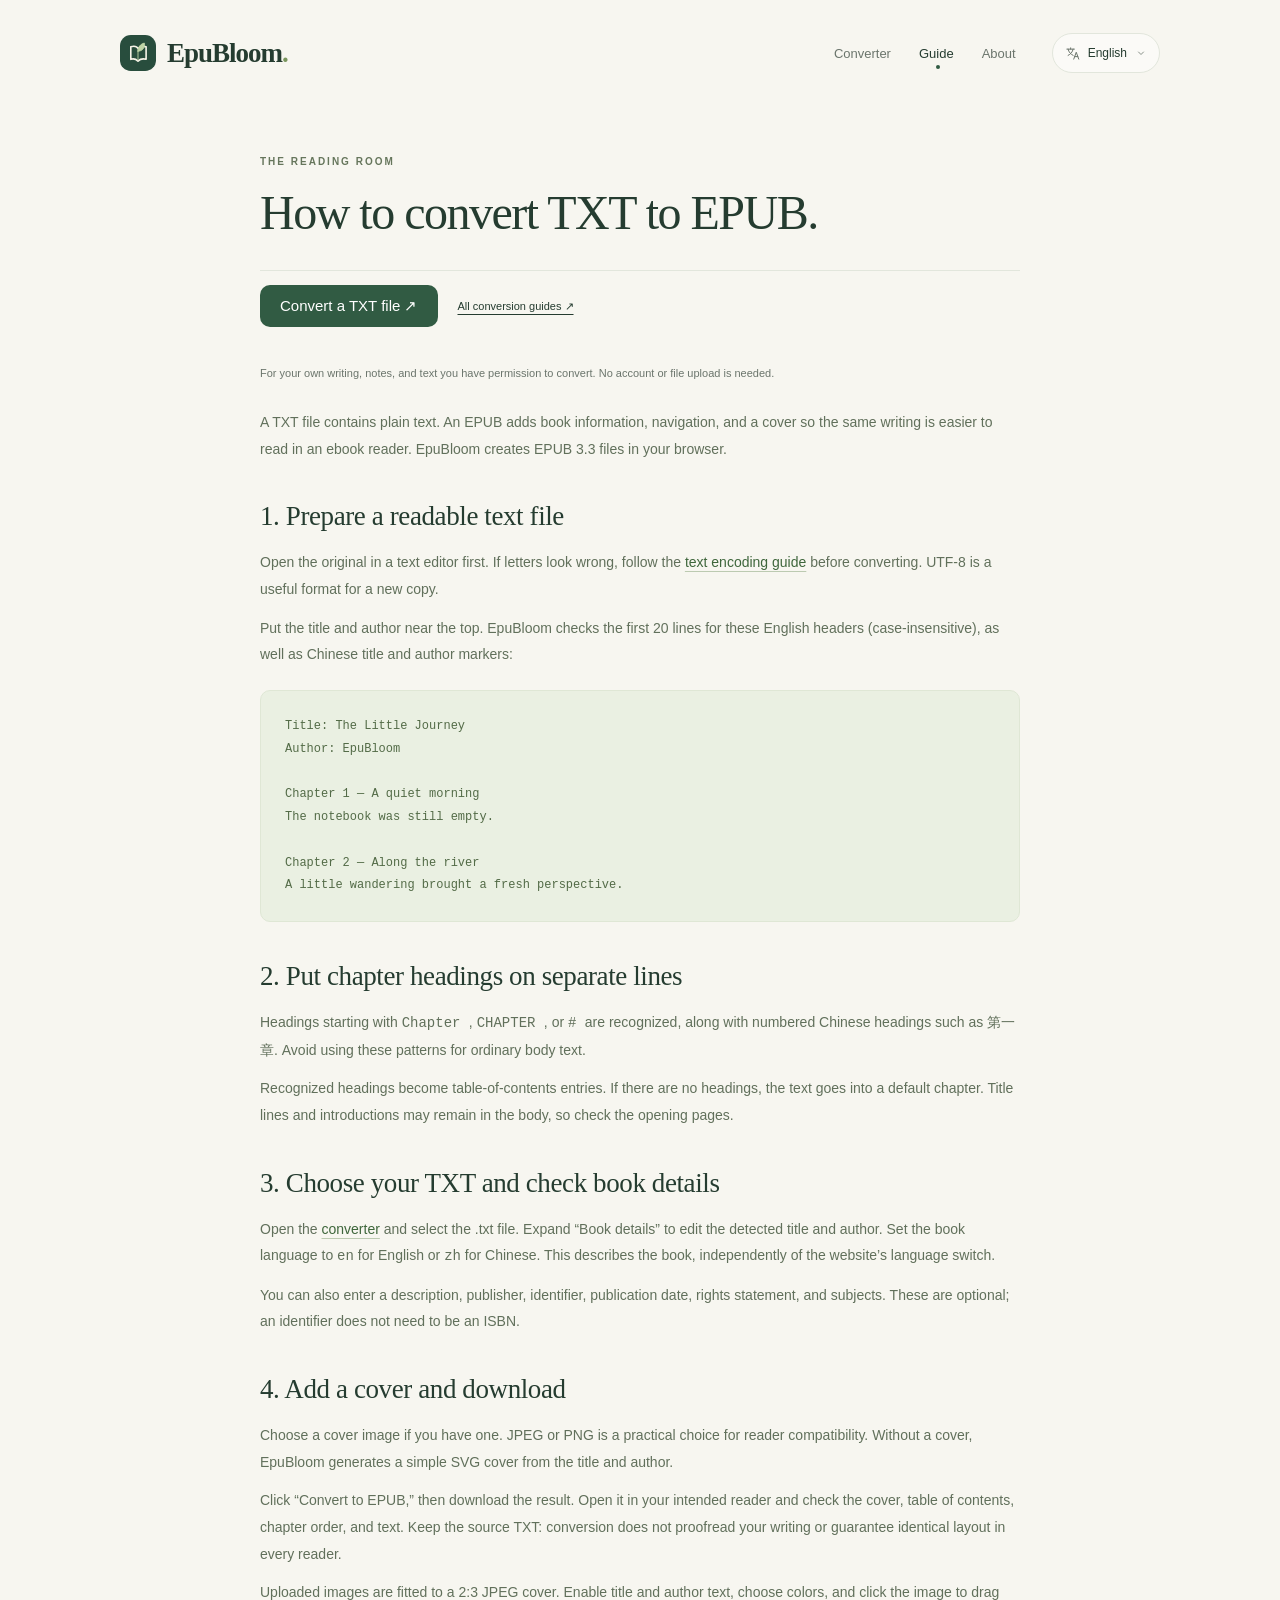
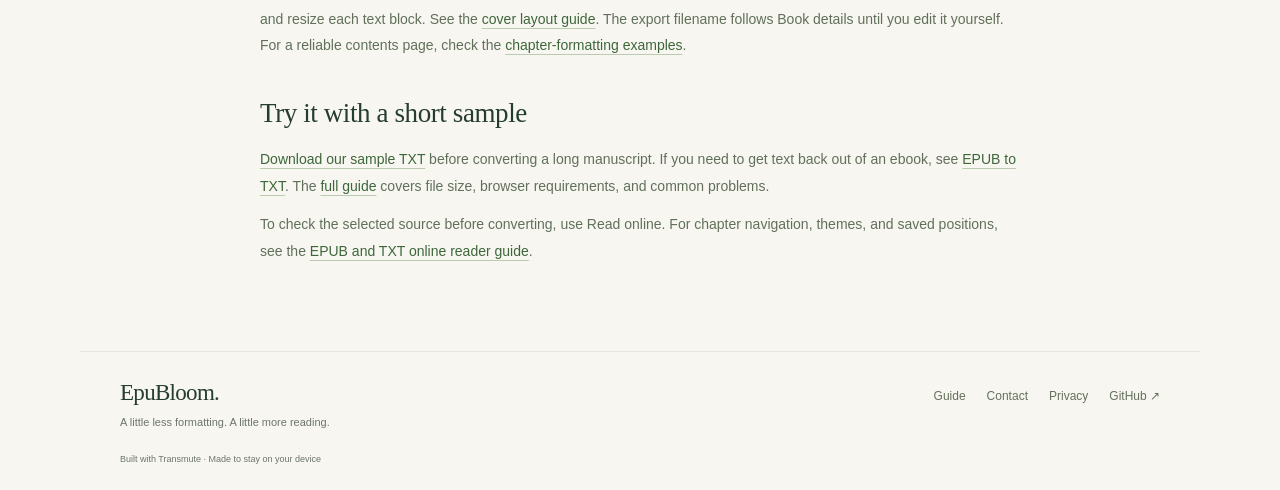
<file: txt-to-epub.html>
<!DOCTYPE html>
<html lang="en">
<head>
<meta charset="UTF-8"><meta name="viewport" content="width=device-width, initial-scale=1.0">
<title data-i18n="article.txt.title">How to Convert TXT to EPUB with Chapters &amp; a Cover | EpuBloom</title>
<meta name="description" data-i18n-content="article.txt.description" content="Turn a text file into an EPUB ebook in your browser. Learn how to format chapter headings, set a title and author, add a cover, and check your ebook.">
<!-- site-metadata -->
<link rel="icon" type="image/svg+xml" href="favicon.svg"><link rel="stylesheet" href="site.css">
<script type="module" src="i18n.js"></script>
</head><body class="document-page">
<a class="skip-link" href="#main" data-i18n="skip">Skip to content</a>
<header class="site-header shell">
  <a class="brand" href="index.html" aria-label="EpuBloom home" data-i18n-label="brand.home"><img src="favicon.svg" width="36" height="36" alt=""><span>EpuBloom<span class="brand-dot">.</span></span></a>
  <nav class="main-nav" aria-label="Main navigation" data-i18n-label="nav.label"><a href="index.html"><span data-i18n="nav.converter" >Converter</span></a><a href="guide.html" aria-current="page"><span data-i18n="nav.guide" >Guide</span></a><a href="about.html"><span data-i18n="nav.about" >About</span></a></nav>
  <div class="language-control">
    <button class="language-trigger" id="languageSelect" type="button" aria-label="Website language" data-i18n-label="language.label" aria-haspopup="menu" aria-expanded="false" aria-controls="languageMenu" disabled>
      <svg viewBox="0 0 24 24" aria-hidden="true"><path d="M3 5h12M9 3v2M5 5c1 5 4 8 8 10M13 5c-1 5-4 8-8 10M14 21l4-11 4 11M15.5 17h5"/></svg>
      <span data-language-current>English</span><svg class="language-chevron" viewBox="0 0 24 24" aria-hidden="true"><path d="m7 10 5 5 5-5"/></svg>
    </button>
    <div class="language-menu" id="languageMenu" role="menu" aria-label="Website language" data-i18n-label="language.label" hidden>
      <button class="language-option" type="button" role="menuitemradio" aria-checked="true" data-language-option="en" lang="en" tabindex="-1">English<svg viewBox="0 0 24 24" aria-hidden="true"><path d="m5 12 4 4 10-10"/></svg></button>
      <button class="language-option" type="button" role="menuitemradio" aria-checked="false" data-language-option="zh" lang="zh-CN" tabindex="-1">简体中文<svg viewBox="0 0 24 24" aria-hidden="true"><path d="m5 12 4 4 10-10"/></svg></button>
    </div>
  </div>
</header>
<main id="main" class="document-shell shell">
<div class="document-heading"><p class="eyebrow" data-i18n="article.eyebrow">THE READING ROOM</p><h1 data-i18n="article.txt.heading">How to convert TXT to EPUB.</h1></div>
<div class="article-actions"><a class="article-cta" href="index.html#converter" data-i18n="article.txt.action">Convert a TXT file ↗</a><a class="text-link" href="guide.html" data-i18n="article.back">All conversion guides ↗</a></div>
<article class="document-content" data-i18n-html="article.txt.body"><p class="note">For your own writing, notes, and text you have permission to convert. No account or file upload is needed.</p>
<p>A TXT file contains plain text. An EPUB adds book information, navigation, and a cover so the same writing is easier to read in an ebook reader. EpuBloom creates EPUB 3.3 files in your browser.</p>
<h2>1. Prepare a readable text file</h2><p>Open the original in a text editor first. If letters look wrong, follow the <a href="fix-text-encoding.html">text encoding guide</a> before converting. UTF-8 is a useful format for a new copy.</p>
<p>Put the title and author near the top. EpuBloom checks the first 20 lines for these English headers (case-insensitive), as well as Chinese title and author markers:</p>
<pre>Title: The Little Journey
Author: EpuBloom

Chapter 1 — A quiet morning
The notebook was still empty.

Chapter 2 — Along the river
A little wandering brought a fresh perspective.</pre>
<h2>2. Put chapter headings on separate lines</h2><p>Headings starting with <code>Chapter </code>, <code>CHAPTER </code>, or <code># </code> are recognized, along with numbered Chinese headings such as 第一章. Avoid using these patterns for ordinary body text.</p><p>Recognized headings become table-of-contents entries. If there are no headings, the text goes into a default chapter. Title lines and introductions may remain in the body, so check the opening pages.</p>
<h2>3. Choose your TXT and check book details</h2><p>Open the <a href="index.html#converter">converter</a> and select the .txt file. Expand “Book details” to edit the detected title and author. Set the book language to <code>en</code> for English or <code>zh</code> for Chinese. This describes the book, independently of the website’s language switch.</p><p>You can also enter a description, publisher, identifier, publication date, rights statement, and subjects. These are optional; an identifier does not need to be an ISBN.</p>
<h2>4. Add a cover and download</h2><p>Choose a cover image if you have one. JPEG or PNG is a practical choice for reader compatibility. Without a cover, EpuBloom generates a simple SVG cover from the title and author.</p><p>Click “Convert to EPUB,” then download the result. Open it in your intended reader and check the cover, table of contents, chapter order, and text. Keep the source TXT: conversion does not proofread your writing or guarantee identical layout in every reader.</p>
<p>Uploaded images are fitted to a 2:3 JPEG cover. Enable title and author text, choose colors, and click the image to drag and resize each text block. See the <a href="epub-cover.html">cover layout guide</a>. The export filename follows Book details until you edit it yourself. For a reliable contents page, check the <a href="txt-chapters.html">chapter-formatting examples</a>.</p><h2>Try it with a short sample</h2><p><a href="examples/sample-en.txt" data-sample-link download>Download our sample TXT</a> before converting a long manuscript. If you need to get text back out of an ebook, see <a href="epub-to-txt.html">EPUB to TXT</a>. The <a href="guide.html">full guide</a> covers file size, browser requirements, and common problems.</p><p>To check the selected source before converting, use Read online. For chapter navigation, themes, and saved positions, see the <a href="online-reader.html">EPUB and TXT online reader guide</a>.</p></article>
</main>
<footer class="site-footer shell"><div><a class="footer-brand" href="index.html">EpuBloom.</a><p data-i18n="footer.tagline" >A little less formatting. A little more reading.</p></div><nav aria-label="Footer navigation" data-i18n-label="nav.footer"><a href="guide.html"><span data-i18n="nav.guide" >Guide</span></a><a href="contact.html"><span data-i18n="nav.contact" >Contact</span></a><a href="privacy.html"><span data-i18n="nav.privacy" >Privacy</span></a><a href="https://github.com/ficbase/transmute-web">GitHub ↗</a></nav><p class="footer-credit"><span data-i18n="footer.powered" >Built with</span> <a href="https://github.com/ficbase/transmute">Transmute</a> · <span data-i18n="footer.local" >Made to stay on your device</span></p></footer>
</body></html>
</file>
<file: site.css>
:root {
  color-scheme:light;
  --paper:#f7f6f0;
  --ink:#253c30;
  --muted:#6b756c;
  --green:#315b43;
  --line:#e2e6dc;
  --accent:#e6eddf;
  --white:#fffefa;
  --serif:Georgia,'Times New Roman','Songti SC',serif;
  --sans:-apple-system,BlinkMacSystemFont,'Segoe UI',Roboto,'Noto Sans',sans-serif;
}

*,*::before,*::after {
  box-sizing:border-box;
}

body {
  margin:0;
  background:var(--paper);
  color:var(--ink);
  font-family:var(--sans);
  font-size:15px;
  -webkit-font-smoothing:antialiased;
}

button,input,select,textarea {
  font:inherit;
}

button,a,input,select,textarea,[tabindex] {
  -webkit-tap-highlight-color:transparent;
}

a {
  color:inherit;
  text-underline-offset:4px;
}

button {
  cursor:pointer;
}

button:disabled {
  cursor:not-allowed;
}

button,input,textarea,select {
  max-width:100%;
}

button:focus-visible,a:focus-visible,input:focus-visible,select:focus-visible,textarea:focus-visible,[tabindex]:focus-visible,summary:focus-visible {
  outline:3px solid #7c9e65;
  outline-offset:4px;
}

svg {
  fill:none;
  stroke:currentColor;
  stroke-width:1.6;
  stroke-linecap:round;
  stroke-linejoin:round;
}

.shell {
  max-width:1120px;
  margin-inline:auto;
  padding-inline:40px;
}

.skip-link {
  position:absolute;
  left:20px;
  top:-80px;
  z-index:10;
  background:var(--green);
  color:white;
  padding:14px;
  border-radius:8px;
}

.skip-link:focus {
  top:12px;
}

.site-header {
  display:flex;
  align-items:center;
  min-height:106px;
  gap:36px;
}

.brand {
  display:flex;
  align-items:center;
  gap:11px;
  text-decoration:none;
  font-family:var(--serif);
  font-size:27px;
  letter-spacing:-1px;
  font-weight:600;
  white-space:nowrap;
}

.brand img {
  display:block;
}

.brand-dot {
  color:#7a965d;
}

.main-nav {
  display:flex;
  gap:28px;
  margin-left:auto;
  align-items:center;
}

.main-nav a {
  text-decoration:none;
  color:var(--muted);
  font-size:13px;
  font-weight:500;
  padding-block:8px;
  position:relative;
}

.main-nav a:hover,.main-nav a[aria-current] {
  color:var(--ink);
}

.main-nav a[aria-current]::after {
  content:'';
  position:absolute;
  bottom:0;
  left:50%;
  width:4px;
  height:4px;
  background:var(--green);
  border-radius:50%;
}

.language-control {
  position:relative;
  flex-shrink:0;
}

.language-trigger {
  display:flex;
  align-items:center;
  gap:8px;
  border:1px solid var(--line);
  border-radius:24px;
  padding:10px 12px;
  background:#ffffff70;
  color:var(--ink);
  font-size:12px;
  min-height:40px;
  transition:background .15s,border-color .15s,box-shadow .15s;
}

.language-trigger:hover,.language-trigger[aria-expanded="true"] {
  background:var(--white);
  border-color:#b8c7ad;
  box-shadow:0 2px 8px #253c3008;
}

.language-control svg {
  width:15px;
  height:15px;
  flex-shrink:0;
  color:var(--muted);
}

.language-trigger .language-chevron {
  width:12px;
  height:12px;
  transition:transform .15s;
}

.language-trigger[aria-expanded="true"] .language-chevron {
  transform:rotate(180deg);
}

.language-menu {
  position:absolute;
  top:calc(100% + 8px);
  right:0;
  z-index:20;
  width:184px;
  padding:6px;
  background:var(--white);
  border:1px solid var(--line);
  border-radius:16px;
  box-shadow:0 12px 36px #253c3018,0 2px 8px #253c3008;
}

.language-menu[hidden] {
  display:none;
}

.language-option {
  display:flex;
  align-items:center;
  gap:10px;
  width:100%;
  min-height:44px;
  padding:10px;
  border:0;
  border-radius:10px;
  background:transparent;
  color:var(--ink);
  font-size:13px;
  text-align:left;
}

.language-option:hover,.language-option:focus-visible {
  background:#eff2e9;
}

.language-option[aria-checked="true"] {
  background:var(--accent);
  color:var(--green);
  font-weight:600;
}

.language-option svg {
  width:15px;
  height:15px;
  flex-shrink:0;
  margin-left:auto;
  visibility:hidden;
}

.language-option[aria-checked="true"] svg {
  visibility:visible;
}

.hero {
  display:grid;
  grid-template-columns:1.35fr 1fr;
  align-items:center;
  gap:40px;
  padding:50px 0 58px;
}

.eyebrow {
  font-size:10px;
  letter-spacing:2px;
  line-height:1.6;
  font-weight:700;
  color:#66765c;
  margin:0 0 15px;
}

.hero h1 {
  font-family:var(--serif);
  font-size:65px;
  line-height:1.04;
  font-weight:400;
  letter-spacing:-2.8px;
  margin:0;
  max-width:650px;
}

.hero h1 em {
  font-weight:400;
  color:#6b8255;
}

.hero-description {
  font-size:15px;
  line-height:1.85;
  max-width:470px;
  color:var(--muted);
  margin:22px 0;
}

.hero-facts {
  display:flex;
  flex-wrap:wrap;
  gap:9px 19px;
  align-items:center;
  font-size:10px;
  color:#727e6c;
  line-height:1.7;
}

.hero-facts>span {
  display:flex;
  align-items:center;
  gap:6px;
}

.privacy-dot {
  width:6px;
  height:6px;
  background:#729461;
  border-radius:50%;
}

.book-art {
  height:270px;
  position:relative;
  margin-right:8px;
  pointer-events:none;
  isolation:isolate;
}

.orbit {
  position:absolute;
  border:1px solid #e2e5d7;
  border-radius:50%;
  z-index:-2;
}

.orbit-one {
  width:280px;
  height:250px;
  left:35px;
  top:4px;
  transform:rotate(-22deg);
}

.orbit-two {
  width:240px;
  height:210px;
  left:55px;
  top:23px;
  transform:rotate(24deg);
}

.book-shadow {
  position:absolute;
  left:75px;
  top:227px;
  width:225px;
  height:30px;
  border-radius:50%;
  background:#4a5a3826;
  filter:blur(15px);
}

.back-book {
  position:absolute;
  left:126px;
  top:20px;
  width:150px;
  height:214px;
  background:#d7c8a4;
  border-radius:3px 10px 10px 3px;
  transform:rotate(16deg);
  box-shadow:5px 6px 0 #e8dfc8,6px 8px 0 #c8b994;
}

.back-book::before {
  content:'';
  position:absolute;
  inset:12px;
  border:1px solid #b3a37d;
}

.back-book span {
  position:absolute;
  width:60px;
  height:1px;
  background:#b5a37c;
  left:45px;
  top:40px;
}

.front-book {
  position:absolute;
  left:73px;
  top:1px;
  width:160px;
  height:232px;
  transform:rotate(-12deg);
  background:#3c5d49;
  border-radius:3px 9px 9px 3px;
  box-shadow:4px 5px 0 #eeecd8,5px 8px 0 #aab09b,7px 12px 20px #243f332b;
}

.book-spine {
  position:absolute;
  left:9px;
  top:0;
  bottom:0;
  width:1px;
  background:#ffffff12;
  box-shadow:2px 0 5px #0002;
}

.book-cover {
  text-align:center;
  padding:23px 13px 10px 22px;
  color:#eceacb;
}

.book-small {
  display:block;
  font-size:6px;
  letter-spacing:2px;
}

.book-title {
  display:block;
  font-family:var(--serif);
  font-size:26px;
  line-height:1.04;
  margin-top:13px;
  font-style:italic;
  font-weight:400;
}

.book-cover svg {
  width:64px;
  height:83px;
  margin:9px auto 4px;
  display:block;
  stroke:#d4dbb1;
  stroke-width:1.5;
}

.book-cover svg path:first-child {
  fill:#bccb8b38;
}

.book-edition {
  font-size:5px;
  letter-spacing:1.3px;
}

.art-caption {
  position:absolute;
  bottom:-5px;
  left:50px;
  right:0;
  text-align:center;
  font-family:var(--serif);
  font-size:12px;
  font-style:italic;
  color:#8b927d;
  transform:rotate(-4deg);
}

.workspace {
  display:grid;
  grid-template-columns:minmax(0,1fr) 272px;
  gap:26px;
  align-items:start;
}

.converter-card {
  background:var(--white);
  border:1px solid #e4e8dc;
  border-radius:18px;
  padding:28px;
  box-shadow:0 8px 32px #35452a06;
}

.card-heading {
  display:flex;
  align-items:center;
  justify-content:space-between;
  gap:15px;
  margin-bottom:24px;
}

.card-heading .eyebrow {
  font-size:9px;
  letter-spacing:1.8px;
  margin:0 0 6px;
}

.card-heading h2 {
  font-family:var(--serif);
  font-size:25px;
  font-weight:400;
  letter-spacing:-.6px;
  margin:0;
}

.version-badge {
  font-size:9px;
  white-space:nowrap;
  background:#f1f3e9;
  border:1px solid #e9edde;
  color:#6c7c61;
  border-radius:20px;
  padding:7px 9px;
  letter-spacing:.6px;
}

.dropzone {
  position:relative;
  background:#f9faf5;
  border:1.5px dashed #cad4bd;
  border-radius:12px;
  padding:30px 18px 26px;
  text-align:center;
  cursor:pointer;
  transition:background .18s,border-color .18s;
}

.dropzone:hover,.dropzone.drag {
  background:#eef3e7;
  border-color:#7c9a66;
}

.dropzone[aria-disabled=true],.cover-zone[aria-disabled=true] {
  cursor:wait;
}

.dropzone input,.cover-zone input {
  position:absolute;
  width:1px;
  height:1px;
  opacity:0;
  overflow:hidden;
  pointer-events:none;
}

.file-illustration {
  display:flex;
  align-items:center;
  justify-content:center;
  gap:17px;
  height:82px;
  margin-bottom:14px;
}

.format-sheet {
  display:flex;
  flex-direction:column;
  align-items:center;
  justify-content:center;
  gap:7px;
  width:54px;
  height:68px;
  border:1px solid #d9ddce;
  border-radius:7px;
  background:white;
  box-shadow:0 3px 6px #30402a05;
}

.format-sheet svg {
  width:22px;
  height:22px;
  stroke-width:1.3;
}

.format-sheet b {
  font-size:8px;
  font-weight:600;
  letter-spacing:1px;
}

.txt-sheet {
  transform:rotate(-10deg);
  color:#829473;
}

.epub-sheet {
  transform:rotate(9deg);
  background:#e9eddd;
  border-color:#d3ddbf;
  color:#536d41;
}

.swap-icon {
  width:20px;
  height:20px;
  color:#97a48a;
  stroke-width:1.2;
}

.drop-title {
  font-size:15px;
  font-weight:500;
  margin:0 0 6px;
}

.drop-hint {
  font-size:12px;
  color:var(--muted);
  margin:0 0 18px;
}

.browse-button {
  display:inline-block;
  font-size:11px;
  border:1px solid #d8dfcd;
  background:#fffefa;
  color:#4a6740;
  border-radius:7px;
  padding:10px 17px;
  font-weight:600;
  box-shadow:0 2px 2px #30402a03;
}

.file-row {
  display:flex;
  align-items:center;
  gap:10px;
  border:1px solid var(--line);
  background:#f3f6ec;
  border-radius:10px;
  padding:15px 13px;
  min-width:0;
}

.file-row .name {
  flex:1;
  min-width:0;
  overflow-wrap:anywhere;
  font-size:13px;
}

.file-check {
  border:1px solid #d0ddc4;
  width:26px;
  height:26px;
  display:grid;
  place-items:center;
  border-radius:50%;
  color:#5c7b47;
  flex-shrink:0;
}

.badge {
  padding:5px 7px;
  font-size:9px;
  letter-spacing:.7px;
  border-radius:4px;
  background:#dde8d3;
  color:#466136;
}

.remove {
  border:0;
  background:transparent;
  color:#7b8872;
  padding:0 5px;
  font-size:23px;
  line-height:1.2;
  border-radius:3px;
}

.remove:hover {
  color:#9f4e3b;
}

.cover-row {
  margin-top:16px;
  grid-template-columns:94px minmax(0,1fr);
  gap:18px;
  padding:18px;
  border:1px solid var(--line);
  border-radius:14px;
  background:#fafbf6;
  align-items:center;
}

.cover-preview {
  position:relative;
  padding:0;
  border:0;
  width:100%;
  aspect-ratio:2 / 3;
  display:grid;
  place-items:center;
  overflow:hidden;
  border-radius:3px 8px 8px 3px;
  background:linear-gradient(145deg,#eaf0df,#dbe5d0);
  box-shadow:inset 3px 0 0 #315b4318,0 5px 12px #253c3012;
}

.cover-preview:not(:disabled) { cursor:zoom-in; }
.cover-zoom {
  position:absolute;
  right:5px;
  bottom:5px;
  display:grid;
  place-items:center;
  width:24px;
  height:24px;
  border-radius:50%;
  background:#fffffff0;
  color:var(--green);
  box-shadow:0 1px 5px #0002;
}
.cover-zoom svg { width:15px; height:15px; }
.cover-preview:disabled .cover-zoom { display:none; }

.cover-preview > svg {
  width:42px;
  height:56px;
  color:#819471;
  stroke-width:1.2;
}

.cover-preview img {
  display:block;
  width:100%;
  height:100%;
  object-fit:contain;
}

.cover-preview [hidden],.cover-fit[hidden] {
  display:none;
}

.cover-content {
  min-width:0;
}

.cover-heading {
  display:flex;
  flex-wrap:wrap;
  align-items:center;
  gap:8px;
  margin:0;
  font-size:13px;
  font-weight:600;
}

.cover-optional {
  font-size:10px;
  color:var(--muted);
  font-weight:400;
}

.cover-hint,.cover-dimensions {
  margin:6px 0 0;
  color:var(--muted);
  font-size:11px;
  line-height:1.6;
}

.cover-dimensions {
  font-size:10px;
}

.cover-actions {
  display:flex;
  flex-wrap:wrap;
  align-items:center;
  gap:10px;
  margin-top:12px;
}

.cover-zone {
  display:inline-flex;
  align-items:center;
  justify-content:center;
  gap:5px;
  border:1px solid #cbd7c1;
  border-radius:7px;
  padding:8px 10px;
  min-height:36px;
  background:var(--white);
  color:var(--green);
  font-size:11px;
  font-weight:500;
}

.cover-zone svg {
  width:13px;
  height:13px;
}

.cover-zone:hover:not(:disabled) {
  background:var(--accent);
}

.cover-zone:disabled,.cover-remove:disabled,.cover-fit button:disabled {
  opacity:.55;
}

.cover-remove {
  border:0;
  padding:6px 0;
  background:transparent;
  color:var(--muted);
  font-size:11px;
}

.cover-remove:hover:not(:disabled) {
  color:#9f4e3b;
}

.cover-fit {
  display:flex;
  flex-wrap:wrap;
  gap:3px;
  margin-top:10px;
  padding:3px;
  border:1px solid var(--line);
  border-radius:7px;
  width:fit-content;
}

.cover-fit button {
  border:0;
  padding:6px 8px;
  background:transparent;
  border-radius:4px;
  color:var(--muted);
  font-size:10px;
}

.cover-fit button[aria-pressed="true"] {
  background:#e2ebd8;
  color:var(--green);
}

.cover-text-options {
  margin-top:12px;
}

.cover-text-options[hidden],.export-name[hidden] {
  display:none;
}

.cover-text-toggle {
  display:flex;
  align-items:center;
  gap:8px;
  width:fit-content;
  color:var(--ink);
  font-size:11px;
  line-height:1.6;
  cursor:pointer;
}

.cover-text-toggle input {
  appearance:none;
  position:relative;
  flex-shrink:0;
  width:30px;
  height:18px;
  margin:0;
  border:1px solid #cbd7c1;
  border-radius:12px;
  background:#e5eadf;
  transition:background .2s,border-color .2s;
  cursor:inherit;
}

.cover-text-toggle input::before {
  content:"";
  position:absolute;
  top:2px;
  left:2px;
  width:12px;
  height:12px;
  border-radius:50%;
  background:white;
  box-shadow:0 1px 3px #253c3026;
  transition:transform .2s;
}

.cover-text-toggle input:checked {
  background:var(--green);
  border-color:var(--green);
}

.cover-text-toggle input:checked::before {
  transform:translateX(12px);
}

.cover-text-toggle input:disabled {
  opacity:.55;
  cursor:wait;
}

.cover-text-hint {
  margin:5px 0 0;
  color:var(--muted);
  font-size:10px;
  line-height:1.6;
}

.cover-color-row {
  display:flex;
  align-items:center;
  gap:8px;
  margin-top:10px;
  font-size:10px;
  color:var(--muted);
  flex-wrap:wrap;
}
.cover-color-row[hidden],.color-palette[hidden],.cover-text-box[hidden],.cover-editor-tools[hidden],.cover-editor-empty[hidden] { display:none; }
.color-picker { position:relative; }
.color-trigger {
  display:flex;
  align-items:center;
  gap:7px;
  border:1px solid #cbd7c1;
  border-radius:7px;
  padding:7px 9px;
  background:white;
  color:var(--ink);
  font-size:11px;
}
.color-trigger svg { width:14px; height:14px; margin-left:auto; }
.color-dot,.color-swatch { background:var(--swatch); border:1px solid #0003; border-radius:50%; }
.color-dot { display:block; width:17px; height:17px; flex-shrink:0; }
.color-palette {
  position:absolute;
  z-index:10;
  top:calc(100% + 6px);
  right:0;
  width:208px;
  padding:12px;
  border:1px solid var(--line);
  border-radius:10px;
  background:var(--white);
  box-shadow:0 8px 24px #20352724;
  color:var(--ink);
  text-align:left;
}
.color-swatches { display:grid; grid-template-columns:repeat(4,1fr); gap:8px; margin-bottom:12px; }
.color-swatch { width:28px; height:28px; justify-self:center; }
.color-swatch[aria-pressed=true] { outline:2px solid var(--green); outline-offset:2px; }
.color-palette label { display:block; margin-bottom:6px; font-size:11px; }
.color-palette input { width:100%; padding:8px; border:1px solid var(--line); border-radius:5px; font-size:13px; color:var(--ink); background:white; }
.color-palette input:invalid { border-color:#a34f43; }
.color-palette small { display:block; margin-top:5px; font-size:10px; color:var(--muted); }

body.cover-editor-open { overflow:hidden; }
.cover-editor {
  width:min(940px,calc(100vw - 32px));
  max-width:none;
  max-height:calc(100dvh - 32px);
  margin:auto;
  padding:0;
  border:1px solid var(--line);
  border-radius:18px;
  background:var(--white);
  color:var(--ink);
  box-shadow:0 24px 80px #10201b40;
}
.cover-editor::backdrop { background:#14261dcc; backdrop-filter:blur(5px); }
.cover-editor-shell { padding:22px; }
.cover-editor-header { display:flex; justify-content:space-between; align-items:flex-start; gap:18px; margin-bottom:18px; }
.cover-editor-header h2 { font-size:21px; font-family:var(--serif); font-weight:500; margin:0; }
.cover-editor-header p { margin:6px 0 0; color:var(--muted); font-size:12px; line-height:1.6; }
.cover-editor-close { border:1px solid var(--line); background:transparent; color:var(--ink); border-radius:50%; flex-shrink:0; width:32px; height:32px; font-size:24px; line-height:1; }
.cover-editor-layout { display:grid; grid-template-columns:minmax(0,1fr) 220px; gap:24px; align-items:start; }
.cover-editor.preview-only .cover-editor-layout { grid-template-columns:minmax(0,1fr); }
.cover-editor-preview { display:flex; justify-content:center; padding:18px; border-radius:12px; background:#e9ede4; min-width:0; }
.cover-editor-stage { position:relative; width:min(100%,calc((100dvh - 230px) * 2 / 3)); aspect-ratio:2 / 3; box-shadow:0 8px 28px #14261d30; touch-action:none; }
.cover-editor-stage canvas { display:block; width:100%; height:100%; }
.cover-text-box { position:absolute; }
.cover-text-hit { position:absolute; inset:0; width:100%; height:100%; padding:0; border:1px dashed #ffffffa6; background:transparent; cursor:move; touch-action:none; }
.cover-text-box.selected .cover-text-hit { border:2px solid #fff; box-shadow:0 0 0 1px #243e30aa; }
.cover-text-hit:focus-visible { outline:3px solid #c6e0b5; outline-offset:3px; }
.cover-text-resize { display:none; position:absolute; right:-7px; bottom:-7px; width:16px; height:16px; padding:0; border:2px solid #315b43; border-radius:3px; background:white; cursor:nwse-resize; touch-action:none; }
.cover-text-box.selected .cover-text-resize { display:block; }
.cover-editor-label { display:flex; align-items:center; justify-content:space-between; margin:20px 0 9px; font-size:12px; font-weight:500; }
.cover-editor-tools > .cover-editor-label:first-child { margin-top:0; }
.cover-editor-tabs { display:flex; gap:4px; padding:4px; border:1px solid var(--line); border-radius:8px; }
.cover-editor-tabs button { flex:1; padding:8px 4px; border:0; border-radius:5px; color:var(--muted); background:transparent; font-size:12px; }
.cover-editor-tabs button[aria-pressed=true] { background:#e2ebd8; color:var(--green); }
.cover-editor-tools input[type=range] { width:100%; accent-color:var(--green); cursor:ew-resize; }
.cover-editor-tools output { font-variant-numeric:tabular-nums; color:var(--muted); }
.cover-editor-tools .color-trigger { width:100%; }
.cover-editor-reset { width:100%; margin-top:24px; padding:10px; color:var(--green); border:1px solid #cbd7c1; border-radius:7px; background:transparent; font-size:12px; }
.cover-editor-help,.cover-editor-empty { font-size:11px; line-height:1.7; color:var(--muted); margin:12px 0 0; }
.cover-editor-footer { display:flex; justify-content:flex-end; margin-top:18px; }
.cover-editor-done { min-width:100px; padding:11px 20px; border:0; border-radius:8px; background:var(--green); color:white; font-size:12px; }
@media(max-width:680px) {
  .cover-editor { width:calc(100vw - 20px); max-height:calc(100dvh - 20px); border-radius:12px; }
  .cover-editor-shell { padding:14px; }
  .cover-editor-layout { grid-template-columns:minmax(0,1fr); gap:16px; }
  .cover-editor-preview { padding:14px; }
  .cover-editor-stage { width:min(100%,calc((100dvh - 200px) * .36)); min-width:150px; }
  .cover-editor-header h2 { font-size:18px; }
  .cover-editor-tools { display:grid; grid-template-columns:minmax(0,1fr) minmax(0,1fr); gap:10px 14px; align-items:center; }
  .cover-editor-tools > * { min-width:0; }
  .cover-editor-tools .cover-editor-label { margin:0; }
  .cover-editor-help,.cover-editor-empty { grid-column:1 / -1; }
  .cover-editor-tools .cover-editor-reset { margin:0; }
  .cover-editor-tools .color-picker { grid-column:2; }
  .color-palette input { font-size:16px; }
}

.export-name {
  margin-top:18px;
}

.export-name > label {
  display:block;
  margin-bottom:7px;
  color:#5d6d56;
  font-size:11px;
}

.export-name-field {
  display:flex;
  align-items:center;
  gap:8px;
  padding-right:11px;
  border:1px solid #dfe5d8;
  border-radius:7px;
  background:white;
}

.export-name-field:focus-within {
  outline:2px solid var(--green);
  outline-offset:2px;
}

.export-name-field input {
  width:100%;
  min-width:0;
  padding:11px;
  border:0;
  border-radius:7px;
  background:transparent;
  color:var(--ink);
  font-size:12px;
  outline:none;
}

.export-name-field span {
  flex-shrink:0;
  color:var(--muted);
  font-size:11px;
}

.export-name > p {
  margin:6px 0 0;
  color:var(--muted);
  font-size:10px;
  line-height:1.6;
  overflow-wrap:anywhere;
}

@media(max-width:380px) {
  .cover-row { grid-template-columns:68px minmax(0,1fr); gap:12px; padding:14px; }
}

.meta-section {
  margin-top:14px;
  border:1px solid var(--line);
  border-radius:9px;
  overflow:hidden;
}

.meta-header {
  width:100%;
  border:0;
  background:transparent;
  display:flex;
  align-items:center;
  justify-content:space-between;
  text-align:left;
  padding:15px;
  min-height:50px;
  line-height:20px;
  color:var(--ink);
  font-size:12px;
  font-weight:500;
}

.meta-title {
  display:inline-flex;
  align-items:center;
  gap:10px;
}

.meta-header:hover {
  background:#f7f8f0;
}

.meta-header small {
  font-size:10px;
  font-weight:400;
  color:var(--muted);
  line-height:20px;
}

.meta-header .arrow {
  display:block;
  width:16px;
  height:16px;
  flex-shrink:0;
  transition:transform .26s cubic-bezier(.2,.8,.2,1);
}

.meta-header[aria-expanded=true] .arrow {
  transform:rotate(180deg);
}

.disclosure-panel[hidden] {
  display:none;
}

.disclosure-content {
  display:flow-root;
}

.meta-body {
  padding:3px 15px 17px;
}

.meta-grid {
  display:grid;
  grid-template-columns:minmax(0,1fr) minmax(0,1fr);
  gap:15px;
}

.meta-row {
  min-width:0;
}

.full {
  grid-column:1/-1;
}

.meta-row label {
  display:block;
  font-size:11px;
  margin-bottom:7px;
  color:#5d6d56;
}

.meta-row input,.meta-row textarea {
  width:100%;
  background:white;
  border:1px solid #dfe5d8;
  border-radius:6px;
  padding:10px 11px;
  color:var(--ink);
  font-size:12px;
  outline-offset:1px;
}

.meta-row input::placeholder,.meta-row textarea::placeholder {
  color:#8d9686;
}

.meta-row textarea {
  resize:vertical;
  min-height:75px;
}

.field-hint {
  font-size:10px;
  color:var(--muted);
  line-height:1.6;
  margin:0;
}

.btn {
  width:100%;
  padding:15px 20px;
  margin-top:20px;
  border:1px solid transparent;
  border-radius:9px;
  font-size:12px;
  font-weight:600;
  transition:background .18s,box-shadow .18s;
}

.btn-primary {
  background:var(--green);
  color:white;
  box-shadow:0 3px 6px #315b4310;
}

.btn-primary:not(:disabled):hover {
  background:#254b36;
  box-shadow:0 4px 12px #315b4320;
}

.btn-primary:disabled {
  background:#e7ebdf;
  color:#94a088;
  box-shadow:none;
}

.btn-primary:not(:disabled)::after {
  content:' →';
  margin-left:10px;
}

.btn-download {
  display:none;
  background:#eaf1e2;
  color:#35592b;
  border-color:#d4e2c7;
  margin-top:10px;
}

.btn-download.show {
  display:block;
}

.btn-download:hover {
  background:#deeacf;
}

.encoding-actions[hidden] {
  display:none;
}

.encoding-actions {
  margin-top:14px;
  padding:16px;
  border:1px solid var(--line);
  border-radius:12px;
  background:#f7f8f2;
}

.encoding-source,.encoding-row {
  display:flex;
  align-items:center;
  justify-content:space-between;
  flex-wrap:wrap;
  gap:8px;
  font-size:12px;
}

.encoding-source {
  margin:0 0 12px;
  color:var(--muted);
}

.encoding-source strong {
  color:var(--ink);
  font-size:11px;
  font-weight:500;
}

.encoding-control {
  position:relative;
}

.encoding-trigger {
  min-width:132px;
  justify-content:space-between;
  border-radius:8px;
  background:var(--white);
}

.encoding-menu {
  top:auto;
  bottom:calc(100% + 8px);
}

.btn-encoding {
  margin-top:10px;
  background:var(--white);
  color:var(--green);
  border-color:#cbd7c1;
}

.btn-encoding:not(:disabled):hover {
  background:var(--accent);
}

.btn-encoding:disabled {
  opacity:.55;
}

.encoding-hint {
  margin:8px 0 0;
  font-size:10px;
  line-height:1.6;
  text-align:center;
  color:var(--muted);
}

.status {
  min-height:16px;
  margin-top:12px;
  text-align:center;
  font-size:11px;
  color:var(--muted);
  line-height:1.5;
  overflow-wrap:anywhere;
}

.status:empty {
  min-height:0;
  margin:0;
}

.status.success {
  color:#4e7542;
}

.status.error {
  color:#a14f3f;
}

.local-note {
  display:flex;
  align-items:center;
  justify-content:center;
  gap:6px;
  color:#8b9680;
  font-size:9px;
  margin-top:18px;
  line-height:1.5;
  text-align:center;
}

.local-note svg {
  width:13px;
  height:13px;
  flex-shrink:0;
}

.workspace-aside {
  padding-top:10px;
}

.steps-card {
  padding:8px 6px 22px 13px;
}

.steps-card .eyebrow {
  font-size:9px;
  margin-bottom:13px;
}

.steps-card h2 {
  font-family:var(--serif);
  font-size:29px;
  line-height:1.2;
  letter-spacing:-.5px;
  font-weight:400;
  margin:0 0 24px;
  max-width:180px;
}

.steps-card ol {
  list-style:none;
  padding:0;
  margin:0;
  display:grid;
  gap:22px;
}

.steps-card li {
  display:flex;
  gap:11px;
}

.step-number {
  font-family:var(--serif);
  font-size:12px;
  color:#9ca88b;
  padding-top:3px;
}

.steps-card h3 {
  font-size:12px;
  font-weight:500;
  margin:0 0 5px;
}

.steps-card li p {
  font-size:11px;
  color:var(--muted);
  line-height:1.7;
  margin:0;
}

.sample-card {
  padding:21px 20px;
  background:#eaf0e2;
  border-radius:11px;
  position:relative;
  overflow:hidden;
}

.sample-label {
  font-size:8px;
  letter-spacing:1.3px;
  font-weight:600;
  color:#748569;
}

.sample-card h3 {
  font-family:var(--serif);
  font-size:22px;
  font-weight:400;
  margin:10px 0;
}

.sample-card p {
  font-size:11px;
  line-height:1.7;
  color:#718167;
  margin:0 0 16px;
}

.sample-card a {
  display:flex;
  align-items:center;
  justify-content:space-between;
  font-size:10px;
  font-weight:600;
  text-decoration:none;
}

.sample-card a:hover {
  text-decoration:underline;
}

.sample-card a>span:last-child {
  font-size:17px;
  font-weight:400;
}

.benefits {
  display:grid;
  grid-template-columns:repeat(3,minmax(0,1fr));
  gap:45px;
  margin:54px 0 47px;
  padding:0 5px;
}

.benefit-icon {
  font-family:var(--serif);
  font-size:14px;
  font-style:italic;
  color:#8b9d77;
}

.benefits h3 {
  font-family:var(--serif);
  font-size:20px;
  line-height:1.3;
  letter-spacing:-.3px;
  font-weight:400;
  margin:13px 0 10px;
}

.benefits p {
  font-size:12px;
  line-height:1.8;
  color:var(--muted);
  margin:0;
}

.home-faq {
  border-top:1px solid var(--line);
  padding:39px 5px 44px;
  display:grid;
  grid-template-columns:.9fr 1.4fr;
  gap:55px;
}

.home-faq .eyebrow {
  font-size:9px;
  margin-bottom:10px;
}

.home-faq h2 {
  font-family:var(--serif);
  font-size:28px;
  line-height:1.2;
  font-weight:400;
  letter-spacing:-.6px;
  margin:0 0 16px;
  max-width:260px;
}

.text-link {
  font-size:11px;
  font-weight:500;
}

.faq-list details {
  border-bottom:1px solid var(--line);
}

.faq-list details:first-child {
  border-top:1px solid var(--line);
}

.faq-list summary {
  position:relative;
  list-style:none;
  padding:17px 25px 17px 0;
  font-size:12px;
  line-height:1.6;
  cursor:pointer;
}

.faq-list summary::-webkit-details-marker {
  display:none;
}

.faq-list summary::before,.faq-list summary::after {
  content:'';
  position:absolute;
  right:5px;
  top:50%;
  width:8px;
  height:1px;
  background:#8c9b7e;
  transform:translateY(-50%);
  transition:transform .26s cubic-bezier(.2,.8,.2,1);
}

.faq-list summary::before {
  transform:translateY(-50%) rotate(90deg);
}

.faq-list summary[aria-expanded=true]::before,
.faq-list details:not([data-animated-disclosure])[open] summary::before {
  transform:translateY(-50%) rotate(0);
}

.faq-list p {
  font-size:12px;
  line-height:1.8;
  color:var(--muted);
  margin:0 20px 18px 0;
}

.site-footer {
  border-top:1px solid var(--line);
  padding-top:28px;
  padding-bottom:25px;
  display:grid;
  grid-template-columns:1fr auto;
  gap:20px;
}

.footer-brand {
  font-family:var(--serif);
  font-size:23px;
  text-decoration:none;
  letter-spacing:-.7px;
}

.site-footer p {
  font-size:10px;
  color:#859079;
  margin:7px 0 0;
  line-height:1.7;
}

.site-footer nav {
  display:flex;
  align-items:start;
  gap:21px;
  padding-top:9px;
}

.site-footer nav a {
  font-size:10px;
  text-decoration:none;
  color:#737f69;
}

.site-footer nav a:hover {
  text-decoration:underline;
}

.site-footer .footer-credit {
  grid-column:1/-1;
  font-size:9px;
  color:#98a18d;
  margin:0;
}

.footer-credit a {
  color:inherit;
  text-decoration:none;
}

.document-shell {
  max-width:840px;
  padding-top:48px;
  padding-bottom:75px;
}

.document-heading {
  border-bottom:1px solid var(--line);
  padding-bottom:30px;
  margin-bottom:30px;
}

.document-heading h1 {
  font-family:var(--serif);
  font-size:48px;
  font-weight:400;
  line-height:1.15;
  letter-spacing:-1.5px;
  margin:0;
  max-width:660px;
}

.document-content {
  font-size:14px;
  line-height:1.9;
  color:#61705b;
}

.document-content h2 {
  font-family:var(--serif);
  font-size:27px;
  letter-spacing:-.4px;
  line-height:1.3;
  font-weight:400;
  color:var(--ink);
  margin:37px 0 15px;
}

.document-content h2:first-child {
  margin-top:0;
}

.document-content h3 {
  font-size:15px;
  font-weight:600;
  color:var(--ink);
  margin:30px 0 10px;
}

.document-content p {
  margin:12px 0;
}

.document-content ul,.document-content ol {
  padding-left:24px;
}

.document-content li {
  padding-left:5px;
  margin:12px 0;
}

.document-content a {
  color:#3e663b;
  text-decoration-color:#bccab1;
}

.document-content a:hover {
  text-decoration-color:#3e663b;
}

.document-content pre {
  padding:24px;
  background:#eaf0e2;
  border:1px solid #dfe7d5;
  border-radius:10px;
  white-space:pre-wrap;
  overflow-wrap:anywhere;
  font:12px/1.9 ui-monospace,SFMono-Regular,Consolas,monospace;
  color:#536b47;
  margin:22px 0;
}

.document-content .note {
  font-size:11px;
  color:#8a947e;
  margin-bottom:25px;
}

html[lang=zh-CN] .hero h1 {
  font-size:58px;
  line-height:1.22;
  letter-spacing:-1.5px;
}

html[lang=zh-CN] .hero h1 em {
  font-style:normal;
}

html[lang=zh-CN] .document-heading h1 {
  font-size:41px;
  line-height:1.4;
}

html[lang=zh-CN] .eyebrow {
  letter-spacing:1px;
}

html[lang=zh-CN] .steps-card h2 {
  font-size:25px;
  line-height:1.4;
}

@media(min-width:1400px) {
  .shell {
    max-width:1200px;
  }
  .hero {
    padding-top:65px;
    padding-bottom:70px;
  }
  .hero h1 {
    font-size:73px;
  }
  .book-art {
    margin-left:25px;
  }
  .workspace {
    grid-template-columns:minmax(0,1fr) 290px;
  }
  .document-shell {
    max-width:840px;
  }
}

@media(max-width:900px) {
  .shell {
    padding-inline:28px;
  }
  .site-header {
    gap:22px;
    min-height:90px;
  }
  .main-nav {
    gap:20px;
  }
  .hero {
    gap:15px;
    padding-top:35px;
    padding-bottom:42px;
  }
  .hero h1 {
    font-size:53px;
    letter-spacing:-2px;
  }
  .hero-description {
    font-size:14px;
  }
  .book-art {
    transform:scale(.87);
    transform-origin:center;
    min-width:280px;
    margin-right:-20px;
  }
  .workspace {
    grid-template-columns:minmax(0,1fr) 235px;
    gap:20px;
  }
  .converter-card {
    padding:22px;
  }
  .card-heading h2 {
    font-size:23px;
  }
  .benefits {
    gap:24px;
  }
  .benefits h3 {
    font-size:19px;
  }
  .home-faq {
    gap:30px;
  }
  html[lang=zh-CN] .hero h1 {
    font-size:45px;
  }
  .document-shell {
    padding-top:35px;
  }
}

@media(max-width:680px) {
  .shell {
    padding-inline:22px;
  }
  .site-header {
    min-height:84px;
    gap:12px;
    flex-wrap:wrap;
    padding-block:18px 8px;
  }
  .brand {
    font-size:25px;
    gap:8px;
  }
  .brand img {
    width:31px;
    height:31px;
  }
  .language-control {
    margin-left:auto;
  }
  .main-nav {
    order:3;
    flex-basis:100%;
    justify-content:center;
    margin:8px 0 0;
    gap:35px;
    padding-bottom:7px;
    border-bottom:1px solid var(--line);
  }
  .main-nav a {
    font-size:12px;
  }
  .hero {
    grid-template-columns:1fr;
    padding:31px 0 33px;
    gap:0;
    text-align:center;
  }
  .hero-copy {
    max-width:520px;
    margin:auto;
  }
  .hero h1 {
    font-size:53px;
    line-height:1.07;
    letter-spacing:-2px;
  }
  .hero-description {
    font-size:13px;
    max-width:390px;
    margin:19px auto;
  }
  .hero .eyebrow {
    font-size:9px;
  }
  .hero-facts {
    justify-content:center;
    font-size:9px;
    gap:8px 13px;
  }
  .book-art {
    height:223px;
    width:320px;
    min-width:0;
    justify-self:center;
    transform:scale(.8);
    transform-origin:top center;
    margin:35px 0 -26px;
  }
  .art-caption {
    bottom:-29px;
  }
  .workspace {
    grid-template-columns:1fr;
    gap:22px;
  }
  .converter-card {
    padding:22px;
    border-radius:14px;
  }
  .card-heading {
    margin-bottom:20px;
  }
  .card-heading h2 {
    font-size:24px;
  }
  .dropzone {
    padding:27px 12px 24px;
  }
  .workspace-aside {
    display:grid;
    grid-template-columns:1.1fr 1fr;
    gap:24px;
    padding:4px 0 0;
  }
  .steps-card {
    padding:0 0 0 3px;
  }
  .steps-card h2 {
    font-size:26px;
    margin-bottom:19px;
  }
  .steps-card ol {
    gap:15px;
  }
  .steps-card li {
    gap:8px;
  }
  .steps-card li p {
    font-size:10px;
  }
  .sample-card {
    align-self:start;
    padding:18px 16px;
  }
  .sample-card h3 {
    font-size:23px;
    line-height:1.2;
  }
  .sample-card p {
    font-size:11px;
  }
  .sample-card a {
    font-size:10px;
    gap:8px;
  }
  .benefits {
    grid-template-columns:1fr;
    gap:24px;
    margin:35px 0;
    padding:0 2px;
  }
  .benefits article {
    display:grid;
    grid-template-columns:35px 1fr;
    gap:0 7px;
  }
  .benefit-icon {
    grid-row:1/3;
    padding-top:3px;
  }
  .benefits h3 {
    font-size:22px;
    margin:0 0 7px;
  }
  .benefits p {
    font-size:12px;
    max-width:450px;
  }
  .home-faq {
    grid-template-columns:1fr;
    gap:25px;
    padding:29px 2px 35px;
  }
  .home-faq h2 {
    max-width:100%;
    font-size:29px;
    margin-bottom:12px;
  }
  .faq-list summary {
    font-size:12px;
    padding-block:17px;
  }
  .site-footer {
    grid-template-columns:1fr;
    padding-top:25px;
    gap:17px;
  }
  .site-footer nav {
    padding-top:0;
    flex-wrap:wrap;
    gap:23px;
  }
  .site-footer .footer-credit {
    font-size:9px;
  }
  .document-shell {
    padding-top:35px;
    padding-bottom:45px;
  }
  .document-heading {
    padding-bottom:25px;
  }
  .document-heading h1 {
    font-size:40px;
    letter-spacing:-1px;
  }
  .document-content {
    font-size:13px;
  }
  .document-content h2 {
    font-size:25px;
  }
  .document-content h3 {
    font-size:14px;
  }
  .document-content pre {
    padding:18px;
    font-size:11px;
  }
  html[lang=zh-CN] .hero h1 {
    font-size:43px;
    letter-spacing:-1px;
  }
  html[lang=zh-CN] .document-heading h1 {
    font-size:34px;
  }
  html[lang=zh-CN] .steps-card h2 {
    font-size:23px;
  }
}

@media(max-width:380px) {
  .shell {
    padding-inline:16px;
  }
  .hero h1 {
    font-size:47px;
  }
  .converter-card {
    padding:17px;
  }
  .drop-title {
    font-size:14px;
  }
  .card-heading h2 {
    font-size:22px;
  }
  .version-badge {
    font-size:8px;
    padding:6px;
  }
  .workspace-aside {
    gap:16px;
  }
  .meta-grid {
    grid-template-columns:1fr;
  }
  .full {
    grid-column:auto;
  }
  .sample-card {
    padding:17px 12px;
  }
  .local-note {
    font-size:8px;
  }
  html[lang=zh-CN] .hero h1 {
    font-size:38px;
  }
}

@media(prefers-reduced-motion:reduce) {
  *,*::before,*::after {
    transition:none!important;
    scroll-behavior:auto!important;
  }
}

.sample-actions { display:flex; flex-wrap:wrap; gap:8px; margin:14px 0 10px; }
.sample-actions button { min-height:40px; padding:9px 14px; border:1px solid #78906b; border-radius:8px; background:var(--white); color:var(--green); font-weight:600; }
.sample-actions button:hover:not(:disabled) { background:var(--accent); }
.sample-actions button:disabled { opacity:.55; }
.sample-replace-hint { font-size:12px; line-height:1.6; }
.worked-example { margin:40px 0 56px; padding:32px; border:1px solid var(--line); border-radius:18px; background:var(--white); }
.example-heading { max-width:740px; margin-bottom:24px; }
.example-heading h2 { margin:8px 0 12px; font:normal clamp(24px,3vw,34px)/1.25 var(--serif); color:var(--ink); }
.example-heading > p:last-child,.example-notes p { color:var(--muted); font-size:14px; line-height:1.85; }
.example-grid { display:grid; grid-template-columns:minmax(0,1fr) minmax(0,1fr); gap:20px; }
.example-source,.example-result { min-width:0; padding:22px; border:1px solid var(--line); border-radius:12px; background:var(--paper); }
.example-format { margin:0 0 16px; font-size:11px; font-weight:600; letter-spacing:1px; color:var(--green); }
.example-source pre { margin:0 0 20px; white-space:pre-wrap; overflow-wrap:anywhere; font:12px/1.85 ui-monospace,SFMono-Regular,Consolas,monospace; color:var(--ink); }
.example-book { display:flex; align-items:flex-start; gap:18px; margin:0 0 22px; }
.example-book img { width:100px; height:150px; flex-shrink:0; box-shadow:0 5px 16px #253c3022; border-radius:2px 5px 5px 2px; }
.example-book h3 { margin:0 0 6px; font:normal 22px/1.35 var(--serif); }
.example-book p { margin:0; font-size:13px; line-height:1.7; }
.example-book .example-contents-label { margin-top:16px; font-weight:600; }
.example-book ol { margin:8px 0 0; padding-left:18px; font-size:12px; line-height:1.8; }
.example-notes { display:grid; grid-template-columns:1fr 1fr; gap:24px; margin-top:24px; }
.example-notes h3 { margin:0; font-size:15px; }
.example-notes p { margin:8px 0 0; }
.example-caption { font-size:12px; line-height:1.8; color:var(--muted); margin:20px 0; }
.example-guides { display:flex; flex-wrap:wrap; gap:8px 22px; border-top:1px solid var(--line); padding-top:18px; }
.example-guides a { font-size:13px; line-height:1.7; color:var(--green); text-decoration:underline; }
@media(max-width:760px) {
  .worked-example { padding:22px 18px; margin:28px 0 36px; }
  .example-grid,.example-notes { grid-template-columns:minmax(0,1fr); }
  .example-source,.example-result { padding:18px; }
  .example-book { gap:14px; }
  .example-book img { width:80px; height:120px; }
  .example-book h3 { font-size:20px; }
}

/* Keep the converter close to the first screen on small devices. */
.book-health { margin:10px 0 14px; padding:10px 12px; border-radius:8px; background:var(--accent); color:var(--green); font-size:12px; line-height:1.7; }
.book-workbench { width:min(1200px,calc(100vw - 32px)); max-height:calc(100dvh - 32px); margin:auto; padding:0; border:1px solid var(--line); border-radius:18px; background:var(--white); color:var(--ink); box-shadow:0 25px 100px #16271940; }
.book-workbench::backdrop { background:#17281f88; backdrop-filter:blur(5px); }
.work-header { display:flex; align-items:flex-start; justify-content:space-between; gap:16px; padding:22px 26px; border-bottom:1px solid var(--line); }
.work-header h2 { margin:4px 0; font:normal 28px/1.25 var(--serif); }
.work-header p { margin:6px 0 0; font-size:13px; }
.work-header > button { width:36px; height:36px; flex-shrink:0; border:1px solid var(--line); border-radius:50%; background:var(--paper); font-size:22px; color:var(--ink); }
.work-layout { display:grid; grid-template-columns:250px minmax(0,1fr); }
.work-sidebar { padding:20px; border-right:1px solid var(--line); background:var(--paper); min-width:0; }
.book-workbench label { display:block; font-size:12px; font-weight:600; margin-bottom:7px; }
.book-workbench input,.book-workbench textarea { width:100%; padding:10px; border:1px solid #b8c4b1; border-radius:8px; background:var(--white); color:var(--ink); font-size:14px; }
#workChapterList { max-height:55dvh; overflow:auto; margin-top:14px; display:grid; gap:6px; }
#workChapterList button { text-align:left; padding:10px; border:1px solid transparent; border-radius:8px; background:transparent; color:var(--ink); overflow-wrap:anywhere; }
#workChapterList button[aria-current=true] { background:var(--white); border-color:#8caa7a; }
#workChapterList small { display:block; color:var(--muted); font-size:11px; margin-top:5px; }
.work-editor { min-width:0; padding:22px 26px; }
.work-fields { display:grid; grid-template-columns:1fr 1fr; gap:16px; }
.work-actions { display:flex; flex-wrap:wrap; gap:8px; margin:16px 0; }
.work-actions button,.work-footer > button { min-height:38px; border:1px solid #a3b697; padding:8px 12px; border-radius:8px; background:var(--paper); color:var(--green); font-size:12px; }
.book-workbench button:disabled { opacity:.45; }
.work-note { font-size:12px; line-height:1.8; color:var(--muted); }
#workBody { min-height:180px; max-height:55dvh; resize:vertical; line-height:1.8; }
.work-preview,.work-findings { margin-top:22px; border-top:1px solid var(--line); padding-top:18px; }
.work-preview h3,.work-findings h3 { font-size:15px; margin:0 0 10px; }
.work-preview h4 { font:normal 22px/1.4 var(--serif); margin:18px 0; }
#workPreview { white-space:pre-wrap; overflow-wrap:anywhere; max-height:380px; overflow:auto; font:16px/1.9 var(--serif); }
#workIssues { display:grid; gap:6px; }
#workIssues button { text-align:left; border:1px solid #ddd3b2; border-radius:7px; padding:10px; background:#f9f5e8; color:#675120; font-size:12px; line-height:1.7; }
.work-footer { position:sticky; bottom:0; display:flex; align-items:center; gap:10px; padding:14px 24px; border-top:1px solid var(--line); background:var(--white); }
.work-footer > div { flex:1; min-width:0; }
.work-footer p { margin:0; font-size:12px; line-height:1.7; }
#workDone { background:var(--green); color:var(--white); }
.export-report { padding:14px; border:1px solid #91ac7f; background:#edf3e8; border-radius:10px; margin:12px 0; color:var(--ink); }
.export-report h3 { font-size:14px; margin:0 0 10px; }
.export-report.failed { border-color:#bd7470; background:#fff0ed; }
.export-report p { font-size:12px; line-height:1.7; margin:5px 0; }
.export-report .work-report-note { color:var(--muted); margin-top:12px; }
@media(max-width:760px) {
 .card-heading-actions { flex-wrap:wrap; justify-content:flex-end; }
 .book-workbench { width:calc(100vw - 16px); max-height:calc(100dvh - 16px); border-radius:12px; }
 .work-header,.work-editor { padding:18px; }
 .work-layout,.work-fields { grid-template-columns:minmax(0,1fr); }
 .work-sidebar { border-right:0; border-bottom:1px solid var(--line); padding:16px; }
 #workChapterList { max-height:150px; }
 .work-footer { padding:12px; flex-wrap:wrap; }
 .work-footer > div { flex-basis:100%; }
 .work-footer > button { flex:1; }
 .work-header h2 { font-size:24px; }
}
@media(max-width:680px) {
  .hero {
    grid-template-columns:minmax(0,1fr);
  }
  .hero-copy {
    width:100%;
    min-width:0;
  }
  .hero h1 {
    font-size:46px;
  }
  .book-art {
    display:none;
  }
  .hero-description {
    margin:17px auto;
  }
  .hero {
    padding-bottom:30px;
  }
  .meta-row input,.meta-row textarea,.export-name-field input {
    font-size:16px;
  }
  .steps-card li p {
    font-size:12px;
  }
  .sample-card a {
    font-size:11px;
  }
}

@media(max-width:380px) {
  .hero h1 {
    font-size:40px;
  }
  .workspace-aside {
    grid-template-columns:1fr;
  }
  .steps-card h2 {
    max-width:none;
  }
  .steps-card ol {
    gap:16px;
  }
  .sample-card {
    padding:20px;
  }
  .sample-card h3 {
    font-size:25px;
  }
}

.local-note {
  font-size:11px;
  color:#6b756c;
}

.hero-facts {
  color:#64715d;
}

.site-footer p,.site-footer .footer-credit {
  color:#6b756c;
}

.site-footer p {
  font-size:11px;
}

.site-footer nav a {
  font-size:12px;
  color:#64715d;
}

.field-hint {
  font-size:11px;
}

.meta-row input::placeholder,.meta-row textarea::placeholder {
  color:#6b756c;
}

.sample-card p {
  color:#66765c;
}

.document-content .note {
  color:#6b756c;
}

/* Reading guides share the converter's typography and colors. */
.conversion-guides {
  margin: 52px 0 64px;
  padding-top: 36px;
  border-top: 1px solid var(--line);
}
.conversion-guides h2 {
  font-family: var(--serif);
  font-size: clamp(26px, 3vw, 34px);
  font-weight: 400;
  margin: 12px 0 24px;
}
.guide-cards {
  display: grid;
  grid-template-columns: repeat(3, minmax(0, 1fr));
  gap: 18px;
}
.guide-card {
  display: flex;
  flex-direction: column;
  padding: 24px;
  border: 1px solid var(--line);
  border-radius: 16px;
  background: var(--paper);
  color: var(--ink);
  text-decoration: none;
}
.guide-card:hover {
  border-color: var(--green);
}
.guide-card h3 {
  font-family: var(--serif);
  font-size: 24px;
  font-weight: 400;
  margin: 0 0 10px;
}
.guide-card p {
  color: var(--muted);
  font-size: 14px;
  line-height: 1.7;
  margin: 0 0 22px;
}
.guide-card .text-link {
  margin-top: auto;
}
.article-actions {
  display: flex;
  flex-wrap: wrap;
  align-items: center;
  gap: 20px;
  margin: -16px 0 36px;
}

.breadcrumbs { margin:0 0 20px; font-size:11px; color:var(--muted); }
.breadcrumbs ol { display:flex; flex-wrap:wrap; align-items:baseline; gap:6px; padding:0; margin:0; list-style:none; }
.breadcrumbs li + li::before { content:"/"; margin-right:6px; color:#99a091; }
.breadcrumbs a { color:var(--green); text-decoration:none; }
.breadcrumbs a:hover { text-decoration:underline; }
.article-byline { margin:0 0 22px; font-size:11px; color:var(--muted); }
.article-byline a { color:inherit; }
.article-toc { border:1px solid var(--line); border-radius:12px; padding:18px 22px; background:#f2f5eb; margin:0 0 28px; font-size:12px; line-height:1.7; }
.article-toc p { margin:0 0 8px; font-weight:500; }
.article-toc ol { margin:0; padding-left:18px; }
.article-toc a { color:var(--green); text-decoration:none; }
.article-toc a:hover { text-decoration:underline; }
.document-content h2[id] { scroll-margin-top:24px; }
.table-scroll { max-width:100%; overflow-x:auto; margin:20px 0; }
.document-content table { border-collapse:collapse; width:100%; min-width:420px; font-size:13px; }
.document-content th,.document-content td { border:1px solid var(--line); padding:12px; text-align:left; vertical-align:top; }
.document-content th { background:#edf1e6; font-weight:500; color:var(--ink); }
.document-content td { background:#fffefa; }
.article-cta {
  display: inline-block;
  padding: 12px 20px;
  background: var(--green);
  color: #fff;
  border-radius: 10px;
  text-decoration: none;
  font-weight: 500;
}
.locale-links {
  font-size: 12px;
  margin-top: 16px;
}
.locale-links a {
  color: var(--muted);
  margin-right: 16px;
}
#converter {
  scroll-margin-top: 24px;
}
@media (max-width: 760px) {
  .guide-cards { grid-template-columns: minmax(0, 1fr); }
  .conversion-guides { margin: 36px 0; }
  .guide-card { padding: 22px; }
}

/* Keep the converter and its export controls in the first screen. */
.converter-page .site-header { min-height:76px; }
.converter-page .hero {
  display:block;
  padding:12px 0 20px;
  text-align:left;
}
.converter-page .hero-copy {
  display:grid;
  grid-template-columns:minmax(0,1fr) auto;
  gap:0 24px;
  max-width:none;
  margin:0;
}
.converter-page .hero .eyebrow { display:none; }
.converter-page .hero h1 {
  grid-column:1;
  max-width:none;
  font-size:36px;
  line-height:1.2;
  letter-spacing:-1px;
}
html[lang=zh-CN] .converter-page .hero h1 { font-size:32px; line-height:1.3; }
.converter-page .hero-description {
  grid-column:1;
  max-width:none;
  margin:10px 0 0;
  font-size:13px;
  line-height:1.6;
}
.converter-page .hero-facts {
  grid-column:2;
  grid-row:1 / 3;
  align-self:center;
  flex-direction:column;
  align-items:flex-end;
  gap:5px;
  margin:0;
}
.converter-page .workspace { grid-template-columns:minmax(0,1fr); gap:28px; }
.converter-page .converter-card {
  display:grid;
  grid-template-columns:minmax(0,1fr) 320px;
  grid-template-areas:"heading heading" "file actions" "options actions";
  grid-template-rows:auto auto 1fr;
  gap:18px 26px;
  padding:24px;
}
.converter-page .card-heading { grid-area:heading; margin:0; }
.converter-page .card-heading .eyebrow { display:none; }
.converter-file { grid-area:file; min-width:0; }
.converter-options { grid-area:options; min-width:0; }
.converter-options[hidden] { display:none; }
.converter-page .cover-row { margin-top:0; }
.converter-page .dropzone { padding:22px 16px; }
.converter-page .file-illustration { height:64px; margin-bottom:10px; }
.converter-page .format-sheet { height:56px; width:46px; gap:4px; }
.converter-page .drop-hint { margin-bottom:14px; }
.converter-actions {
  grid-area:actions;
  position:sticky;
  top:20px;
  align-self:start;
  min-width:0;
  padding:20px;
  background:#f0f4e9;
  border:1px solid #e0e7d7;
  border-radius:12px;
}
.converter-actions h3 { margin:0 0 16px; font-size:14px; font-weight:600; }
.converter-actions[hidden] { display:none; }
.converter-page .converter-card:not(.has-file) {
  grid-template-columns:minmax(0,1fr);
  grid-template-areas:"heading" "file";
  grid-template-rows:auto auto;
}
.converter-page .converter-card > .status { grid-column:1 / -1; margin:0; }
.converter-page .converter-card > .status:empty { display:none; }
.converter-actions .export-name { margin-top:0; }
.converter-actions .btn-primary { margin-top:14px; }
.converter-actions .encoding-actions { padding:14px 0 0; border:0; border-top:1px solid #dbe3d1; border-radius:0; background:transparent; }
.converter-actions .encoding-row { font-size:11px; }
.converter-actions .encoding-trigger { min-width:120px; }
.converter-actions .local-note { margin-top:14px; }
.converter-page .workspace-aside {
  display:grid;
  grid-template-columns:minmax(0,1fr) 260px;
  gap:32px;
  padding:4px 0 0;
}
.converter-page .steps-card { padding:8px 0; }
.converter-page .steps-card h2 { max-width:none; margin-bottom:18px; font-size:24px; }
.converter-page .steps-card ol { grid-template-columns:repeat(3,minmax(0,1fr)); gap:20px; }
.converter-page .steps-card .eyebrow { margin-bottom:8px; }

@media(max-width:900px) {
  .converter-page .converter-card { grid-template-columns:minmax(0,1fr) 290px; gap:16px 20px; padding:20px; }
  .converter-actions { padding:16px; }
  .converter-page .workspace-aside { grid-template-columns:minmax(0,1fr) 230px; gap:24px; }
  .converter-page .steps-card ol { grid-template-columns:1fr; gap:14px; }
}
@media(max-width:760px) {
  .converter-page .hero { padding:10px 0 14px; }
  .converter-page .hero-copy { display:block; }
  .converter-page .hero-facts { flex-direction:row; justify-content:flex-start; margin-top:10px; }
  .converter-page .hero h1 { font-size:30px; }
  html[lang=zh-CN] .converter-page .hero h1 { font-size:27px; }
  .converter-page .converter-card {
    grid-template-columns:minmax(0,1fr);
    grid-template-areas:"heading" "file" "actions" "options";
    grid-template-rows:auto;
    gap:16px;
    padding:18px;
  }
  .converter-actions { position:static; }
  .converter-actions .export-name > p { display:none; }
  .converter-page .file-illustration { display:none; }
  .converter-page .dropzone { padding:22px 12px; }
  .converter-page .workspace-aside { grid-template-columns:minmax(0,1fr); gap:16px; }
  .converter-page .steps-card ol { grid-template-columns:repeat(3,minmax(0,1fr)); }
  .converter-page .sample-card { padding:18px; }
}
@media(max-width:680px) {
  .converter-page .site-header { padding-block:12px 0; }
  .converter-page .main-nav { margin-top:4px; padding-bottom:9px; }
  .converter-page .hero .eyebrow { display:none; }
  .converter-page .hero-facts { font-size:9px; gap:7px 12px; }
  .converter-page .hero-facts > span:last-child { display:none; }
  .converter-page .card-heading h2 { font-size:21px; }
}
@media(max-width:420px) {
  .converter-page .shell { padding-inline:16px; }
  .converter-page .converter-card { padding:14px; }
  .converter-page .hero h1 { font-size:27px; }
  html[lang=zh-CN] .converter-page .hero h1 { font-size:24px; }
  .converter-page .hero-description { font-size:12px; }
  .converter-page .hero-facts { display:none; }
  .converter-page .steps-card ol { grid-template-columns:1fr; }
}
@media(max-width:380px) {
  .converter-page .brand { font-size:22px; gap:6px; }
  .converter-page .brand img { width:28px; height:28px; }
  .converter-page .language-control .language-trigger { font-size:11px; gap:5px; padding-inline:10px; }
}

/* Reading mode follows the editor: a quiet page and a separate chapter rail. */
.card-heading-actions { display:flex; align-items:center; gap:10px; flex-shrink:0; }
.read-launch { display:inline-flex; align-items:center; gap:6px; padding:9px 11px; border:1px solid #cbd7c1; border-radius:8px; background:#f0f4e9; color:var(--green); font-size:11px; font-weight:600; }
.read-launch svg { width:16px; height:16px; }
.read-launch:hover:not(:disabled) { background:#e3ecd9; }
.read-launch:disabled { opacity:.55; }
.read-launch[hidden],.has-file .card-heading-actions .version-badge { display:none; }
body.reader-open { overflow:hidden; }
.reader-dialog {
  --reader-bg:#f6f3ea;
  --reader-page:#fffdf7;
  --reader-ink:#34413c;
  --reader-muted:#7a766b;
  --reader-line:#e5dfd0;
  --reader-active:#e9eddd;
  --reader-font-size:20px;
  position:fixed;
  inset:0;
  width:100%;
  height:100dvh;
  max-width:none;
  max-height:none;
  margin:0;
  padding:0;
  border:0;
  background:var(--reader-bg);
  color:var(--reader-ink);
}
.reader-dialog[open] { display:flex; flex-direction:column; animation:reader-appear .2s ease-out; }
.reader-shell { display:flex; flex-direction:column; width:100%; height:100%; min-height:0; position:relative; overflow:clip; background:var(--reader-bg); color:var(--reader-ink); }
.reader-shell:fullscreen { width:100vw; height:100dvh; }
.reader-shell:-webkit-full-screen { width:100vw; height:100%; }
.reader-dialog::backdrop { background:#17261f99; }
.reader-dialog[data-theme=light] { --reader-bg:#f3f5f4; --reader-page:#fff; --reader-ink:#263d31; --reader-muted:#6b756c; --reader-line:#e1e7e1; --reader-active:#edf3e9; }
.reader-dialog[data-theme=dark] { --reader-bg:#17201c; --reader-page:#202a24; --reader-ink:#d8dfd5; --reader-muted:#a1afa3; --reader-line:#38463c; --reader-active:#354c3b; }
.reader-dialog button { color:var(--reader-ink); background:var(--reader-page); border:1px solid var(--reader-line); border-radius:8px; min-height:36px; padding:8px 12px; font:500 12px var(--sans); transition:border-color .18s; }
.reader-dialog button:not(:disabled):hover { background:var(--reader-active); border-color:#8eaa7e; }
.reader-dialog button:disabled { opacity:.4; cursor:default; }
.reader-dialog button[hidden],.reader-dialog [hidden] { display:none; }
.reader-toolbar { position:relative; z-index:7; display:flex; justify-content:space-between; align-items:center; gap:12px; flex-shrink:0; padding:16px 28px; border-bottom:1px solid var(--reader-line); background:var(--reader-page); transition:transform .22s ease,opacity .18s ease,visibility .22s; }
.reader-toolbar-panel { display:grid; grid-template-rows:1fr; min-width:0; flex:1; transition:grid-template-rows .22s ease,opacity .18s ease; }
.reader-toolbar-content { min-height:0; min-width:0; overflow:hidden; display:flex; align-items:center; justify-content:space-between; gap:20px; }
.reader-toolbar-actions { display:flex; gap:8px; flex-shrink:0; }
.reader-toolbar-actions svg { display:block; width:16px; height:16px; transition:transform .22s ease; }
.reader-dialog.toolbar-collapsed .reader-toolbar { position:absolute; inset:0 0 auto; transform:translateY(-100%); opacity:0; visibility:hidden; pointer-events:none; box-shadow:0 12px 32px #0002; }
.reader-dialog.toolbar-collapsed.toolbar-revealed .reader-toolbar { transform:translateY(0); opacity:1; visibility:visible; pointer-events:auto; }
.reader-dialog.toolbar-collapsed #readerToolbarToggle svg { transform:rotate(180deg); }
.reader-dialog .reader-edge { position:absolute; z-index:6; min-height:0; padding:0; border:0; border-radius:0; background:transparent; opacity:0; cursor:default; }
.reader-top-edge { inset:0 0 auto; height:12px; }
.reader-right-edge { inset:0 0 58px auto; width:12px; }
.reader-notice { position:absolute; z-index:3; top:90px; left:50%; transform:translateX(-50%); max-width:calc(100% - 32px); margin:0; padding:12px 18px; border:1px solid var(--reader-line); border-radius:10px; background:var(--reader-page); color:var(--reader-ink); box-shadow:0 6px 24px #0002; font:12px/1.6 var(--sans); }
.reader-book { min-width:0; flex:1; }
.reader-eyebrow { color:var(--reader-muted); font-size:9px; letter-spacing:1.5px; text-transform:uppercase; }
.reader-book h2 { font:500 20px/1.4 var(--serif); margin:3px 0 0; white-space:nowrap; overflow:hidden; text-overflow:ellipsis; }
.reader-book p { margin:2px 0 0; color:var(--reader-muted); font-size:11px; }
.reader-book p:empty { display:none; }
.reader-tools { display:flex; align-items:center; gap:8px; flex-shrink:0; }
.reader-tools svg { display:block; width:16px; height:16px; }
.reader-font-control,.reader-themes { display:flex; align-items:center; gap:3px; padding:3px; border:1px solid var(--reader-line); border-radius:10px; }
.reader-font-control button,.reader-themes button { border-color:transparent; min-height:30px; padding:6px 8px; }
.reader-font-control output { min-width:34px; font-size:10px; text-align:center; color:var(--reader-muted); }
.reader-themes button[aria-pressed=true] { background:var(--reader-active); border-color:var(--reader-line); }
.reader-layout { display:grid; grid-template-columns:minmax(0,1fr); min-height:0; flex:1; gap:18px; padding:18px; position:relative; overflow:clip; }
.reader-viewport { min-width:0; overflow:auto; overscroll-behavior:contain; scrollbar-gutter:stable; background:var(--reader-page); border:1px solid var(--reader-line); border-radius:12px; box-shadow:0 8px 28px #4e46340b; }
.reader-viewport:focus-visible { outline:2px solid #8eaa7e; outline-offset:2px; }
.reader-article { max-width:780px; padding:48px 52px 80px; margin:auto; font:400 var(--reader-font-size)/1.95 var(--serif); overflow-wrap:anywhere; }
.reader-article h1,.reader-article h2,.reader-article h3 { line-height:1.5; font-weight:500; margin:1.5em 0 1em; }
.reader-article > :first-child { margin-top:0; }
.reader-article h1 { font-size:1.7em; }
.reader-article h2 { font-size:1.45em; }
.reader-article h3 { font-size:1.2em; }
.reader-article p { margin:0 0 1.15em; }
.reader-txt-paragraph { white-space:pre-wrap; }
.reader-article img { display:block; max-width:100%; height:auto; margin:1.4em auto; }
.reader-article pre { white-space:pre-wrap; font-size:.85em; }
.reader-article blockquote { border-left:3px solid var(--reader-line); margin:1.5em 0; padding-left:1em; color:var(--reader-muted); }
.reader-article a { color:inherit; text-decoration-color:#8eaa7e; }
.reader-article table { display:block; max-width:100%; overflow:auto; border-collapse:collapse; font-size:.85em; }
.reader-article th,.reader-article td { padding:.5em; border:1px solid var(--reader-line); }
.reader-message { padding:60px 24px; max-width:660px; margin:auto; text-align:center; font-size:14px; line-height:1.8; color:var(--reader-muted); }
.reader-message.error { color:#b46554; }
.reader-toc { position:absolute; inset:0 0 0 auto; z-index:5; width:min(310px,calc(100% - 24px)); min-height:0; padding:20px 16px; border:1px solid var(--reader-line); border-right:0; border-radius:12px 0 0 12px; background:var(--reader-page); display:flex; flex-direction:column; gap:12px; box-shadow:-12px 0 32px #0002; transform:translateX(100%); opacity:0; visibility:hidden; pointer-events:none; transition:transform .22s ease,opacity .18s ease,visibility .22s; }
.reader-dialog.toc-open .reader-toc { transform:translateX(0); opacity:1; visibility:visible; pointer-events:auto; }
.reader-toc h3 { margin:0; font-size:14px; font-weight:600; }
.reader-key-hint { margin:0; padding:10px; border:1px solid var(--reader-line); border-radius:8px; background:var(--reader-bg); color:var(--reader-muted); font-size:10px; line-height:1.6; }
.reader-search-label { font-size:11px; color:var(--reader-muted); margin-bottom:-6px; }
.reader-toc input { min-width:0; width:100%; border:1px solid var(--reader-line); border-radius:8px; padding:10px; background:var(--reader-bg); color:var(--reader-ink); font:12px var(--sans); }
.reader-toc-list { display:flex; flex-direction:column; gap:6px; min-height:0; overflow:auto; padding-right:3px; }
.reader-dialog .reader-toc-item { flex-shrink:0; text-align:left; overflow:hidden; text-overflow:ellipsis; white-space:nowrap; line-height:1.5; min-height:40px; }
.reader-dialog .reader-toc-item[aria-current=true] { background:var(--reader-active); border-color:#8eaa7e; }
#readerNoMatches { font-size:12px; color:var(--reader-muted); }
.reader-footer { display:flex; align-items:center; justify-content:space-between; gap:24px; padding:12px 28px; border-top:1px solid var(--reader-line); background:var(--reader-page); flex-shrink:0; }
.reader-progress { width:min(320px,40%); min-width:0; text-align:center; font-size:10px; color:var(--reader-muted); }
.reader-progress > div { display:flex; align-items:center; gap:8px; margin-top:6px; }
.reader-progress progress { width:100%; min-width:0; height:4px; border:0; border-radius:4px; background:var(--reader-line); color:#7e9d6c; accent-color:#7e9d6c; }
.reader-progress progress::-webkit-progress-bar { background:var(--reader-line); border-radius:4px; }
.reader-progress progress::-webkit-progress-value { background:#7e9d6c; border-radius:4px; }
.reader-progress progress::-moz-progress-bar { background:#7e9d6c; border-radius:4px; }
.reader-progress span { font-variant-numeric:tabular-nums; }
@keyframes reader-appear { from { opacity:0; transform:translateY(8px); } to { opacity:1; transform:translateY(0); } }
@media(max-width:1100px) {
  .reader-toolbar { padding:12px 18px; gap:12px; }
  .reader-toolbar-content { gap:12px; }
  .reader-tools { gap:5px; }
  .reader-article { padding:36px 32px 60px; }
}
@media(max-width:760px) {
  .reader-toolbar { flex-wrap:wrap; padding:12px; gap:10px; }
  .reader-toolbar-panel { width:100%; }
  .reader-toolbar-content { flex-wrap:wrap; gap:10px; }
  .reader-toolbar-actions { position:absolute; top:12px; right:12px; gap:6px; }
  .reader-book { flex:1 0 100%; width:100%; padding-right:84px; }
  .reader-book h2 { font-size:17px; }
  .reader-book p { font-size:10px; }
  .reader-eyebrow { display:none; }
  .reader-tools { width:100%; flex-wrap:wrap; gap:6px; }
  .reader-dialog button { padding:7px 10px; font-size:11px; }
  .reader-font-control output { display:none; }
  .reader-font-control button,.reader-themes button { padding:6px; }
  .reader-layout { padding:10px; gap:0; }
  .reader-article { padding:28px 22px 50px; }
  .reader-footer { padding:10px 12px; gap:12px; }
  .reader-progress { flex:1; width:auto; }
  .reader-viewport { border-radius:10px; }
  .reader-toc input { font-size:16px; }
}
@media(max-width:420px) {
  .converter-page .card-heading h2 { font-size:20px; }
  .card-heading-actions { gap:0; }
  .read-launch { padding:8px; font-size:10px; gap:4px; }
  .read-launch svg { width:14px; height:14px; }
  .reader-tools { gap:4px; }
  .reader-dialog .reader-tools > button { padding:7px; }
  .reader-dialog .reader-themes button { font-size:10px; padding:6px 5px; }
  .reader-dialog .reader-font-control button { padding:6px 5px; }
  .reader-article { padding:24px 18px 40px; }
}
@media(prefers-reduced-motion:reduce) {
  .reader-dialog[open] { animation:none; }
  .reader-toolbar,.reader-toolbar-panel,.reader-toolbar-actions svg,.reader-toc { transition:none; }
}
</file>
